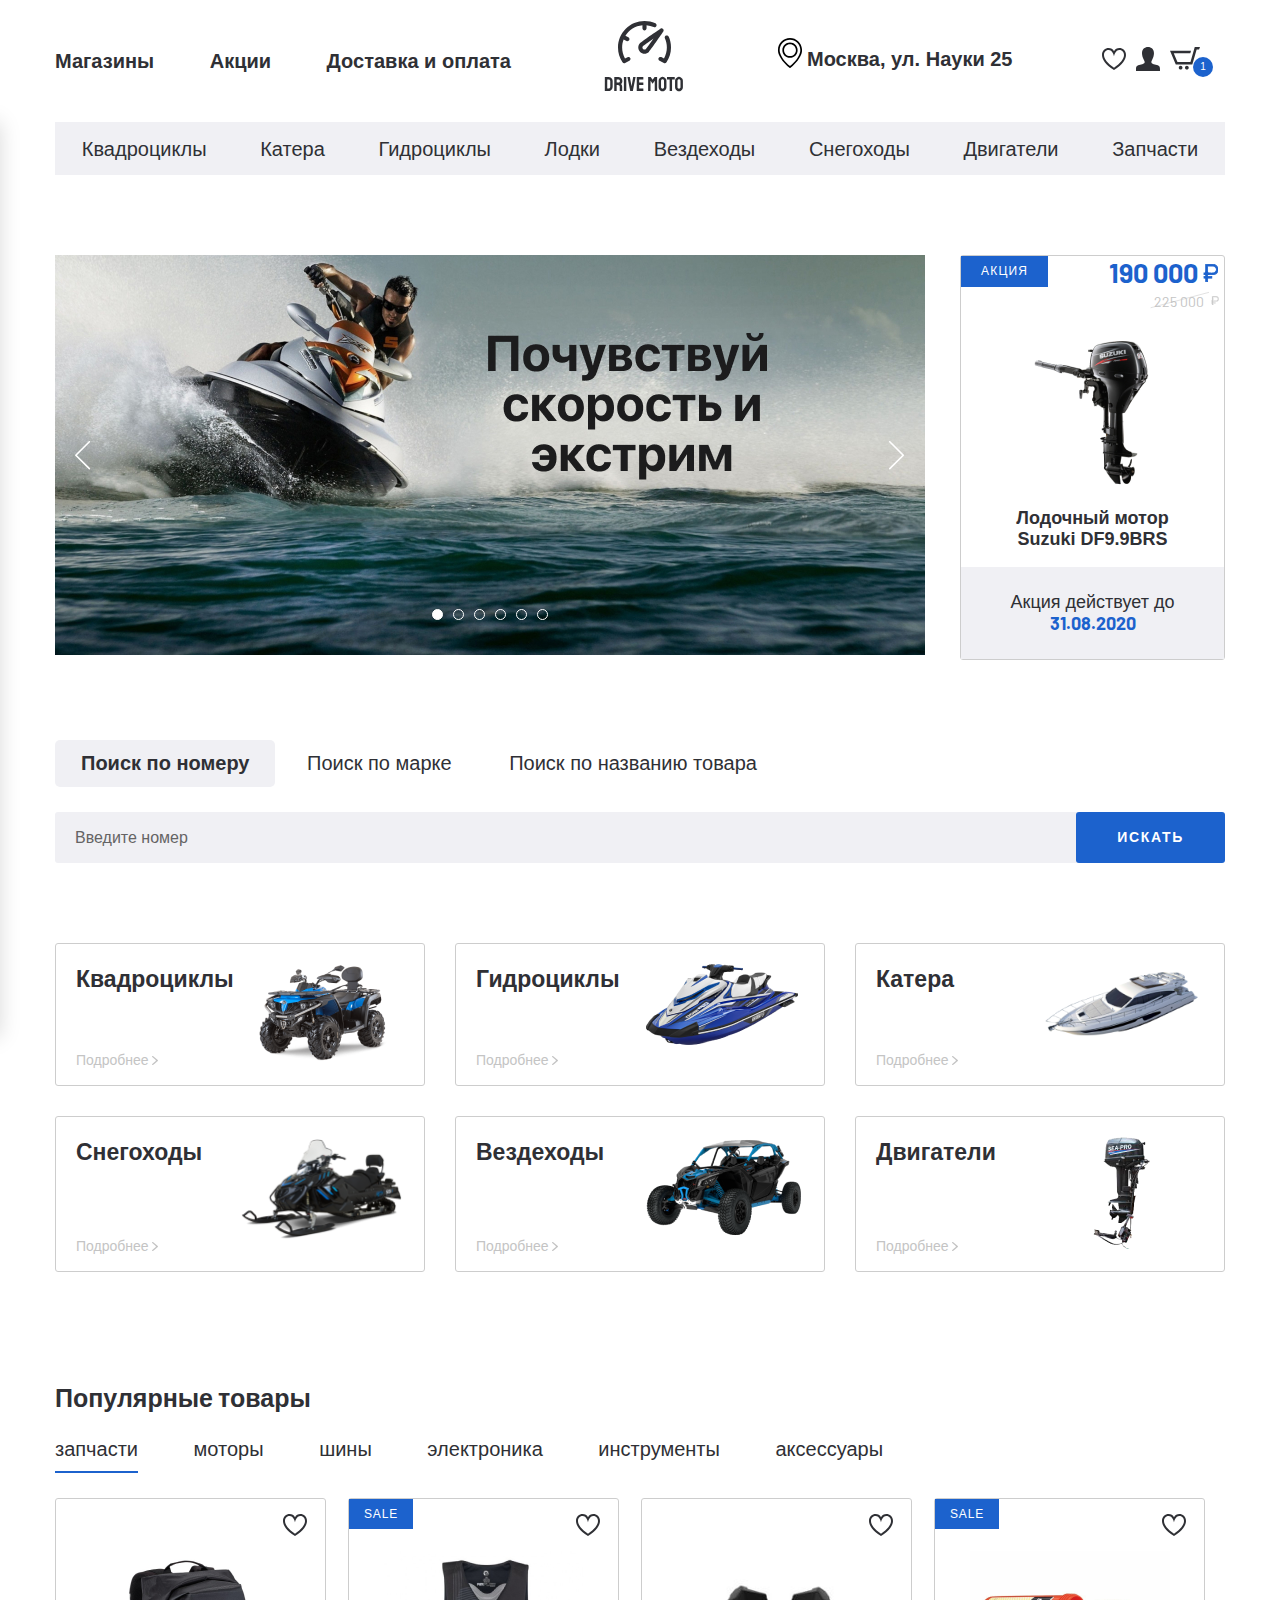
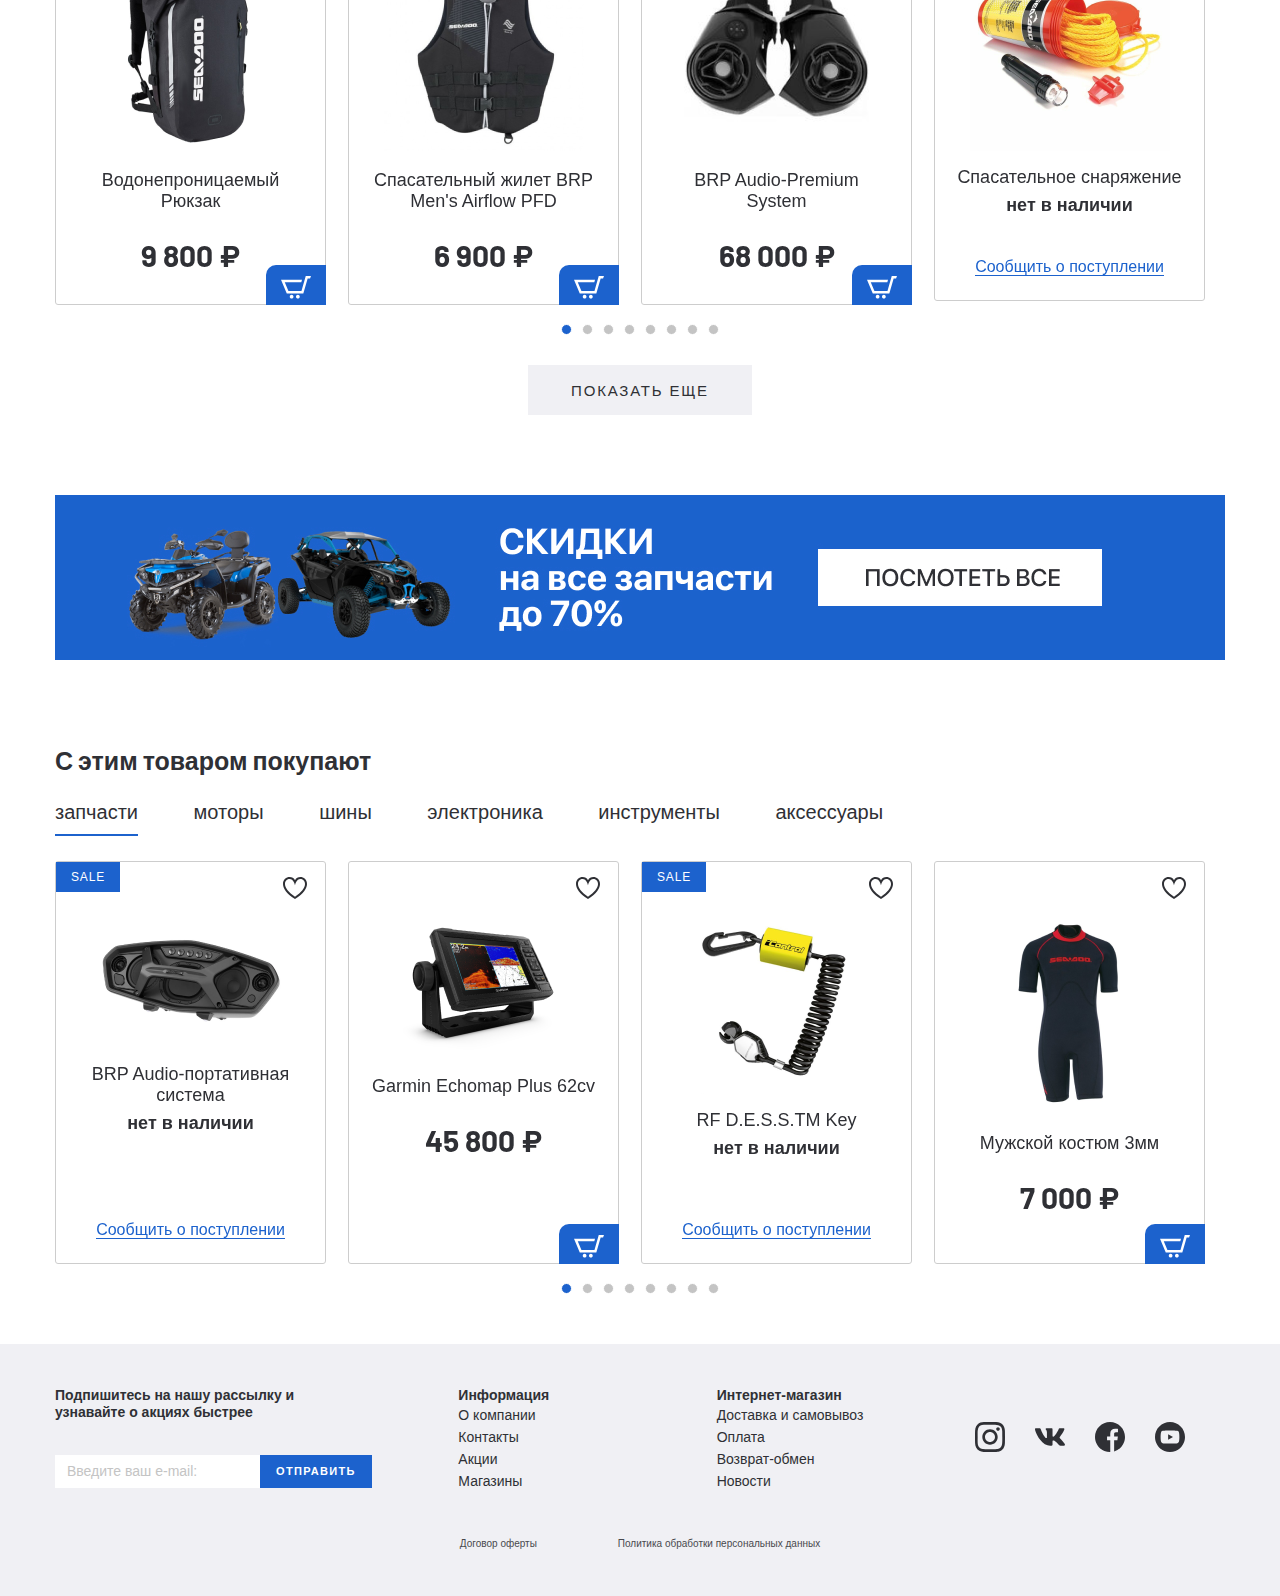
<file: index.html>
<!DOCTYPE html>
<html lang="ru">

<head>
  <meta charset="UTF-8">
  <meta name="viewport" content="width=device-width, initial-scale=1.0">
  <meta http-equiv="X-UA-Compatible" content="ie=edge">
  <title>Drive Moto</title>
  <link rel="apple-touch-icon" sizes="180x180" href="images/favicons/apple-touch-icon.png">
  <link rel="icon" type="image/png" sizes="32x32" href="images/favicons/favicon-32x32.png">
  <link rel="icon" type="image/png" sizes="16x16" href="images/favicons/favicon-16x16.png">
  <link rel="manifest" href="images/favicons/site.webmanifest">
  <link rel="mask-icon" href="images/favicons/safari-pinned-tab.svg" color="#5bbad5">
  <meta name="msapplication-TileColor" content="#da532c">
  <meta name="theme-color" content="#ffffff">
  <link href="https://fonts.googleapis.com/css2?family=Barlow:wght@400;700&display=swap" rel="stylesheet">
  <link rel="stylesheet" href="css/normalize.css">
  <link rel="stylesheet" href="css/slick.css">
  <link rel="stylesheet" href="css/ion.rangeSlider.min.css">
  <link rel="stylesheet" href="css/jquery.formstyler.css">
  <link rel="stylesheet" href="css/jquery.formstyler.theme.css">
  <link rel="stylesheet" href="css/fonts.css">
  <link rel="stylesheet" href="css/style.css">
  <link rel="stylesheet" href="css/media.css">
</head>

<body>

  <header class="header">
    <div class="header__top">
      <div class="container">
        <div class="header__top-inner">
          <nav class="menu">
            <button class="menu__btn">
              <div class="menu__btn-line"></div>
              <div class="menu__btn-line"></div>
              <div class="menu__btn-line"></div>
            </button>
            <ul class="menu__list">
              <li class="menu__item">
                <a class="menu__link" href="#">Магазины</a>
              </li>
              <li class="menu__item">
                <a class="menu__link" href="#">Акции</a>
              </li>
              <li class="menu__item">
                <a class="menu__link" href="#">Доставка и оплата</a>
              </li>
            </ul>
          </nav>
          <a class="logo" href="index.html">
            <img class="logo__img" src="images/logo.svg" alt="">
          </a>
          <div class="header__box">
            <p class="header__address">
              Москва, ул. Науки 25
            </p>
            <ul class="user-list">
              <li class="user-list__item">
                <a class="user-list__link" href="#">
                  <img src="images/heart-icon.svg" alt="">
                </a>
              </li>
              <li class="user-list__item">
                <a class="user-list__link" href="#">
                  <img src="images/user-icon.svg" alt="">
                </a>
              </li>
              <li class="user-list__item">
                <a class="user-list__link cart" href="#">
                  <img src="images/cart-icon.svg" alt="">
                  <p class="cart__num">1</p>
                </a>
              </li>
            </ul>
          </div>
        </div>
      </div>
    </div>
    <ul class="menu-mobile__list">
      <li class="menu-mobile__item">
        <a class="menu-mobile__link" href="#">
          <img class="menu-mobile__img" src="images/user-icon.svg" alt="">
          <p>Войти</p>
        </a>
      </li>
      <li class="menu-mobile__item">
        <a class="menu-mobile__link" href="#">
          <img class="menu-mobile__img" src="images/user-icon.svg" alt="">
          <p>Регистрация</p>
        </a>
      </li>
      <li class="menu-mobile__item">
        <a class="menu-mobile__link" href="#">
          <img class="menu-mobile__img" src="images/heart-icon.svg" alt="">
          <p>Избранное</p>
        </a>
      </li>
      <li class="menu-mobile__item">
        <a class="menu-mobile__link" href="#">
          <img class="menu-mobile__img" src="images/cart-icon.svg" alt="">
          <p>Корзина</p>
        </a>
      </li>
      <li class="menu-mobile__item">
        <a class="menu-mobile__link" href="#">
          <img class="menu-mobile__img" src="images/shop-icon.svg" alt="">
          <p>Магазины</p>
        </a>
      </li>
      <li class="menu-mobile__item">
        <a class="menu-mobile__link" href="#">
          <img class="menu-mobile__img" src="images/procent-icon.svg" alt="">
          <p>Акции</p>
        </a>
      </li>
      <li class="menu-mobile__item">
        <a class="menu-mobile__link" href="#">
          <img class="menu-mobile__img" src="images/box.svg" alt="">
          <p>Доставка и оплата</p>
        </a>
      </li>
      <li class="menu-mobile__item">
        <a class="menu-mobile__link" href="catalog.html">
          <p>Квадроциклы</p>
        </a>
      </li>
      <li class="menu-mobile__item">
        <a class="menu-mobile__link" href="catalog.html">
          <p>Катера</p>
        </a>
      </li>
      <li class="menu-mobile__item">
        <a class="menu-mobile__link" href="catalog.html">
          <p>Гидроциклы</p>
        </a>
      </li>
      <li class="menu-mobile__item">
        <a class="menu-mobile__link" href="catalog.html">
          <p>Лодки</p>
        </a>
      </li>
      <li class="menu-mobile__item">
        <a class="menu-mobile__link" href="catalog.html">
          <p>Вездеходы</p>
        </a>
      </li>
      <li class="menu-mobile__item">
        <a class="menu-mobile__link" href="catalog.html">
          <p>Снегоходы</p>
        </a>
      </li>
      <li class="menu-mobile__item">
        <a class="menu-mobile__link" href="catalog.html">
          <p>Двигатели</p>
        </a>
      </li>
      <li class="menu-mobile__item">
        <a class="menu-mobile__link" href="catalog.html">
          <p>Запчасти</p>
        </a>
      </li>
    </ul>
    <div class="menu__mobile-linewrapper">
      <ul class="menu__mobile-line">
        <li class="menu__item">
          <a class="menu__link" href="#">Магазины</a>
        </li>
        <li class="menu__item">
          <a class="menu__link" href="#">Акции</a>
        </li>
        <li class="menu__item">
          <a class="menu__link" href="#">Доставка и оплата</a>
        </li>
      </ul>
    </div>
    <div class="header__bottom">
      <div class="container">
        <ul class="menu-categories">
          <li class="menu-categories__item">
            <a class="menu-categories__link" href="catalog.html">Квадроциклы</a>
          </li>
          <li class="menu-categories__item">
            <a class="menu-categories__link" href="catalog.html">Катера</a>
          </li>
          <li class="menu-categories__item">
            <a class="menu-categories__link" href="catalog.html">Гидроциклы</a>
          </li>
          <li class="menu-categories__item">
            <a class="menu-categories__link" href="catalog.html">Лодки</a>
          </li>
          <li class="menu-categories__item">
            <a class="menu-categories__link" href="catalog.html">Вездеходы</a>
          </li>
          <li class="menu-categories__item">
            <a class="menu-categories__link" href="catalog.html">Снегоходы</a>
          </li>
          <li class="menu-categories__item">
            <a class="menu-categories__link" href="catalog.html">Двигатели</a>
          </li>
          <li class="menu-categories__item">
            <a class="menu-categories__link" href="catalog.html">Запчасти</a>
          </li>
        </ul>
      </div>
    </div>
  </header>

  <section class="banner-section page-section">
    <div class="container">
      <div class="banner-section__inner">
        <div class="banner-section__slider">
          <a class="banner-section__slider-item" href="#">
            <img class="banner-section__slider-img" src="images/banner-slider.jpg" alt="">
          </a>
          <a class="banner-section__slider-item" href="#">
            <img class="banner-section__slider-img" src="images/banner-slider.jpg" alt="">
          </a>
          <a class="banner-section__slider-item" href="#">
            <img class="banner-section__slider-img" src="images/banner-slider.jpg" alt="">
          </a>
          <a class="banner-section__slider-item" href="#">
            <img class="banner-section__slider-img" src="images/banner-slider.jpg" alt="">
          </a>
          <a class="banner-section__slider-item" href="#">
            <img class="banner-section__slider-img" src="images/banner-slider.jpg" alt="">
          </a>
          <a class="banner-section__slider-item" href="#">
            <img class="banner-section__slider-img" src="images/banner-slider.jpg" alt="">
          </a>
        </div>
        <a class="banner-section__item sale-item" href="#">
          <div class="sale-item__top">
            <p class="sale-item__info">Акция</p>
            <div class="sale-item__price">
              <div class="price sale-item__price-new">190 000</div>
              <div class="price sale-item__price-old">225 000</div>
            </div>
          </div>
          <img class="sale-item__img" src="images/content/sale-1.png" alt="">
          <h5 class="sale-item__title">Лодочный мотор Suzuki DF9.9BRS</h5>
          <p class="sale-item__footer">
            Акция действует до
            <span>31.08.2020</span>
          </p>
        </a>
      </div>
    </div>
  </section>

  <div class="search page-section">
    <div class="container">
      <div class="search__inner">
        <div class="search__tabs tabs-wrapper">
          <div class="mobile-overflow">
            <a class="tab search__tabs-item tab--active" href="#tab-1">Поиск по номеру</a>
            <a class="tab search__tabs-item" href="#tab-2">Поиск по марке</a>
            <a class="tab search__tabs-item" href="#tab-3">Поиск по названию товара</a>
          </div>
        </div>
        <div class="search__content">
          <div class="tabs-content search__content-item tabs-content--active" id="tab-1">
            <form class="search__content-form">
              <input class="search__content-input" type="text" placeholder="Введите номер">
              <button class="search__content-btn" type="submit">Искать</button>
            </form>
          </div>
          <div class="tabs-content search__content-item" id="tab-2">
            <form class="search__content-form">
              <input class="search__content-input" type="text" placeholder="Введите марку">
              <button class="search__content-btn" type="submit">Искать</button>
            </form>
          </div>
          <div class="tabs-content search__content-item" id="tab-3">
            <form class="search__content-form">
              <input class="search__content-input" type="text" placeholder="Введите название товара">
              <button class="search__content-btn" type="submit">Искать</button>
            </form>
          </div>
        </div>
      </div>
    </div>
  </div>

  <section class="categories page-section">
    <div class="container">
      <div class="categoreies__inner">
        <a class="categories__item" href="catalog.html">
          <div class="categories__item-info">
            <h4 class="categories__item-title">Квадроциклы</h4>
            <p class="categories__item-text">Подробнее</p>
          </div>
          <div class="categories__item-img">
            <img src="images/categories-1.png" alt="">
          </div>
        </a>
        <a class="categories__item" href="catalog.html">
          <div class="categories__item-info">
            <h4 class="categories__item-title">Гидроциклы</h4>
            <p class="categories__item-text">Подробнее</p>
          </div>
          <div class="categories__item-img">
            <img src="images/categories-2.png" alt="">
          </div>
        </a>
        <a class="categories__item" href="catalog.html">
          <div class="categories__item-info">
            <h4 class="categories__item-title">Катера</h4>
            <p class="categories__item-text">Подробнее</p>
          </div>
          <div class="categories__item-img">
            <img src="images/categories-3.png" alt="">
          </div>
        </a>
        <a class="categories__item" href="catalog.html">
          <div class="categories__item-info">
            <h4 class="categories__item-title">Снегоходы</h4>
            <p class="categories__item-text">Подробнее</p>
          </div>
          <div class="categories__item-img">
            <img src="images/categories-4.png" alt="">
          </div>
        </a>
        <a class="categories__item" href="catalog.html">
          <div class="categories__item-info">
            <h4 class="categories__item-title">Вездеходы</h4>
            <p class="categories__item-text">Подробнее</p>
          </div>
          <div class="categories__item-img">
            <img src="images/categories-5.png" alt="">
          </div>
        </a>
        <a class="categories__item" href="catalog.html">
          <div class="categories__item-info">
            <h4 class="categories__item-title">Двигатели</h4>
            <p class="categories__item-text">Подробнее</p>
          </div>
          <div class="categories__item-img">
            <img src="images/categories-6.png" alt="">
          </div>
        </a>
      </div>
    </div>
  </section>

  <section class="products page-section">
    <div class="container">
      <div class="products__inner">
        <h3 class="product__title">Популярные товары</h3>
        <div class="tabs-wrapper">
          <div class="tabs products__tabs mobile-overflow">
            <a class="tab products__tab tab--active" href="#product-tab-1">запчасти</a>
            <a class="tab products__tab" href="#product-tab-2">моторы</a>
            <a class="tab products__tab" href="#product-tab-3">шины</a>
            <a class="tab products__tab" href="#product-tab-4">электроника</a>
            <a class="tab products__tab" href="#product-tab-5">инструменты</a>
            <a class="tab products__tab" href="#product-tab-6">аксессуары</a>
          </div>
        </div>
        <div class="tabs-container products__container">
          <div class="tabs-content products__content tabs-content--active" id="product-tab-1">
            <div class="product-slider">
              <div class="product-slider__item">
                <div class="product-item__wrapper">
                  <button class="product-item__favorite"></button>
                  <button class="product-item__basket">
                    <img src="images/cart-icon__white.svg" alt="">
                  </button>
                  <a class="product-item__notify-link" href="#">
                    <span>Сообщить о поступлении</span></a>
                  <a class="product-item" href="#">
                    <p class="product-item__hover-text">посмотреть товар</p>
                    <img class="product-item__img" src="images/content/product-1.png" alt="">
                    <h4 class="product-item__title">Водонепроницаемый Рюкзак</h4>
                    <p class="price product-item__price">9 800 ₽</p>
                    <p class="product-item__notify-text">
                      нет в наличии
                    </p>
                  </a>
                </div>
              </div>
              <div class="product-slider__item">
                <div class="product-item__wrapper">
                  <button class="product-item__favorite"></button>
                  <button class="product-item__basket">
                    <img src="images/cart-icon__white.svg" alt="">
                  </button>
                  <a class="product-item__notify-link" href="#">
                    <span>Сообщить о поступлении</span></a>
                  <a class="product-item product-item--sale" href="#">
                    <p class="product-item__hover-text">посмотреть товар</p>
                    <img class="product-item__img" src="images/content/product-2.png" alt="">
                    <h4 class="product-item__title">Спасательный жилет BRP Men's Airflow PFD</h4>
                    <p class="price product-item__price">6 900 ₽</p>
                    <p class="product-item__notify-text">
                      нет в наличии
                    </p>
                  </a>
                </div>
              </div>
              <div class="product-slider__item">
                <div class="product-item__wrapper">
                  <button class="product-item__favorite"></button>
                  <button class="product-item__basket">
                    <img src="images/cart-icon__white.svg" alt="">
                  </button>
                  <a class="product-item__notify-link" href="#">
                    <span>Сообщить о поступлении</span></a>
                  <a class="product-item" href="#">
                    <p class="product-item__hover-text">посмотреть товар</p>
                    <img class="product-item__img" src="images/content/product-3.png" alt="">
                    <h4 class="product-item__title">BRP Audio-Premium System</h4>
                    <p class="price product-item__price">68 000 ₽</p>
                    <p class="product-item__notify-text">
                      нет в наличии
                    </p>
                  </a>
                </div>
              </div>
              <div class="product-slider__item">
                <div class="product-item__wrapper product-item__not-avaible">
                  <button class="product-item__favorite"></button>
                  <button class="product-item__basket">
                    <img src="images/cart-icon__white.svg" alt="">
                  </button>
                  <a class="product-item__notify-link" href="#">
                    <span>Сообщить о поступлении</span></a>
                  <a class="product-item product-item--sale" href="#">
                    <p class="product-item__hover-text">посмотреть товар</p>
                    <img class="product-item__img" src="images/content/product-4.png" alt="">
                    <h4 class="product-item__title">Спасательное снаряжение</h4>
                    <p class="price product-item__price">9 800 ₽</p>
                    <p class="product-item__notify-text">
                      нет в наличии
                    </p>
                  </a>
                </div>
              </div>
              <div class="product-slider__item">
                <div class="product-item__wrapper">
                  <button class="product-item__favorite"></button>
                  <button class="product-item__basket">
                    <img src="images/cart-icon__white.svg" alt="">
                  </button>
                  <a class="product-item__notify-link" href="#">
                    <span>Сообщить о поступлении</span></a>
                  <a class="product-item" href="#">
                    <p class="product-item__hover-text">посмотреть товар</p>
                    <img class="product-item__img" src="images/content/product-1.png" alt="">
                    <h4 class="product-item__title">Водонепроницаемый Рюкзак</h4>
                    <p class="price product-item__price">9 800 ₽</p>
                    <p class="product-item__notify-text">
                      нет в наличии
                    </p>
                  </a>
                </div>
              </div>
              <div class="product-slider__item">
                <div class="product-item__wrapper">
                  <button class="product-item__favorite"></button>
                  <button class="product-item__basket">
                    <img src="images/cart-icon__white.svg" alt="">
                  </button>
                  <a class="product-item__notify-link" href="#">
                    <span>Сообщить о поступлении</span></a>
                  <a class="product-item product-item--sale" href="#">
                    <p class="product-item__hover-text">посмотреть товар</p>
                    <img class="product-item__img" src="images/content/product-2.png" alt="">
                    <h4 class="product-item__title">Спасательный жилет BRP Men's Airflow PFD</h4>
                    <p class="price product-item__price">6 900 ₽</p>
                    <p class="product-item__notify-text">
                      нет в наличии
                    </p>
                  </a>
                </div>
              </div>
              <div class="product-slider__item">
                <div class="product-item__wrapper">
                  <button class="product-item__favorite"></button>
                  <button class="product-item__basket">
                    <img src="images/cart-icon__white.svg" alt="">
                  </button>
                  <a class="product-item__notify-link" href="#">
                    <span>Сообщить о поступлении</span></a>
                  <a class="product-item" href="#">
                    <p class="product-item__hover-text">посмотреть товар</p>
                    <img class="product-item__img" src="images/content/product-3.png" alt="">
                    <h4 class="product-item__title">BRP Audio-Premium System</h4>
                    <p class="price product-item__price">68 000 ₽</p>
                    <p class="product-item__notify-text">
                      нет в наличии
                    </p>
                  </a>
                </div>
              </div>
              <div class="product-slider__item">
                <div class="product-item__wrapper product-item__not-avaible">
                  <button class="product-item__favorite"></button>
                  <button class="product-item__basket">
                    <img src="images/cart-icon__white.svg" alt="">
                  </button>
                  <a class="product-item__notify-link" href="#">
                    <span>Сообщить о поступлении</span></a>
                  <a class="product-item product-item--sale" href="#">
                    <p class="product-item__hover-text">посмотреть товар</p>
                    <img class="product-item__img" src="images/content/product-4.png" alt="">
                    <h4 class="product-item__title">Спасательное снаряжение</h4>
                    <p class="price product-item__price">9 800 ₽</p>
                    <p class="product-item__notify-text">
                      нет в наличии
                    </p>
                  </a>
                </div>
              </div>
            </div>
          </div>
          <div class="tabs-content products__content" id="product-tab-2">
            <div class="product-slider">
              <div class="product-slider__item">
                <div class="product-item__wrapper">
                  <button class="product-item__favorite"></button>
                  <button class="product-item__basket">
                    <img src="images/cart-icon__white.svg" alt="">
                  </button>
                  <a class="product-item__notify-link" href="#">
                    <span>Сообщить о поступлении</span></a>
                  <a class="product-item" href="#">
                    <p class="product-item__hover-text">посмотреть товар</p>
                    <img class="product-item__img" src="images/content/product-1.png" alt="">
                    <h4 class="product-item__title">Водонепроницаемый Рюкзак</h4>
                    <p class="price product-item__price">9 800 ₽</p>
                    <p class="product-item__notify-text">
                      нет в наличии
                    </p>
                  </a>
                </div>
              </div>
              <div class="product-slider__item">
                <div class="product-item__wrapper">
                  <button class="product-item__favorite"></button>
                  <button class="product-item__basket">
                    <img src="images/cart-icon__white.svg" alt="">
                  </button>
                  <a class="product-item__notify-link" href="#">
                    <span>Сообщить о поступлении</span></a>
                  <a class="product-item product-item--sale" href="#">
                    <p class="product-item__hover-text">посмотреть товар</p>
                    <img class="product-item__img" src="images/content/product-2.png" alt="">
                    <h4 class="product-item__title">Спасательный жилет BRP Men's Airflow PFD</h4>
                    <p class="price product-item__price">6 900 ₽</p>
                    <p class="product-item__notify-text">
                      нет в наличии
                    </p>
                  </a>
                </div>
              </div>
              <div class="product-slider__item">
                <div class="product-item__wrapper">
                  <button class="product-item__favorite"></button>
                  <button class="product-item__basket">
                    <img src="images/cart-icon__white.svg" alt="">
                  </button>
                  <a class="product-item__notify-link" href="#">
                    <span>Сообщить о поступлении</span></a>
                  <a class="product-item" href="#">
                    <p class="product-item__hover-text">посмотреть товар</p>
                    <img class="product-item__img" src="images/content/product-3.png" alt="">
                    <h4 class="product-item__title">BRP Audio-Premium System</h4>
                    <p class="price product-item__price">68 000 ₽</p>
                    <p class="product-item__notify-text">
                      нет в наличии
                    </p>
                  </a>
                </div>
              </div>
              <div class="product-slider__item">
                <div class="product-item__wrapper product-item__not-avaible">
                  <button class="product-item__favorite"></button>
                  <button class="product-item__basket">
                    <img src="images/cart-icon__white.svg" alt="">
                  </button>
                  <a class="product-item__notify-link" href="#">
                    <span>Сообщить о поступлении</span></a>
                  <a class="product-item product-item--sale" href="#">
                    <p class="product-item__hover-text">посмотреть товар</p>
                    <img class="product-item__img" src="images/content/product-4.png" alt="">
                    <h4 class="product-item__title">Спасательное снаряжение</h4>
                    <p class="price product-item__price">9 800 ₽</p>
                    <p class="product-item__notify-text">
                      нет в наличии
                    </p>
                  </a>
                </div>
              </div>
              <div class="product-slider__item">
                <div class="product-item__wrapper">
                  <button class="product-item__favorite"></button>
                  <button class="product-item__basket">
                    <img src="images/cart-icon__white.svg" alt="">
                  </button>
                  <a class="product-item__notify-link" href="#">
                    <span>Сообщить о поступлении</span></a>
                  <a class="product-item" href="#">
                    <p class="product-item__hover-text">посмотреть товар</p>
                    <img class="product-item__img" src="images/content/product-1.png" alt="">
                    <h4 class="product-item__title">Водонепроницаемый Рюкзак</h4>
                    <p class="price product-item__price">9 800 ₽</p>
                    <p class="product-item__notify-text">
                      нет в наличии
                    </p>
                  </a>
                </div>
              </div>
              <div class="product-slider__item">
                <div class="product-item__wrapper">
                  <button class="product-item__favorite"></button>
                  <button class="product-item__basket">
                    <img src="images/cart-icon__white.svg" alt="">
                  </button>
                  <a class="product-item__notify-link" href="#">
                    <span>Сообщить о поступлении</span></a>
                  <a class="product-item product-item--sale" href="#">
                    <p class="product-item__hover-text">посмотреть товар</p>
                    <img class="product-item__img" src="images/content/product-2.png" alt="">
                    <h4 class="product-item__title">Спасательный жилет BRP Men's Airflow PFD</h4>
                    <p class="price product-item__price">6 900 ₽</p>
                    <p class="product-item__notify-text">
                      нет в наличии
                    </p>
                  </a>
                </div>
              </div>
              <div class="product-slider__item">
                <div class="product-item__wrapper">
                  <button class="product-item__favorite"></button>
                  <button class="product-item__basket">
                    <img src="images/cart-icon__white.svg" alt="">
                  </button>
                  <a class="product-item__notify-link" href="#">
                    <span>Сообщить о поступлении</span></a>
                  <a class="product-item" href="#">
                    <p class="product-item__hover-text">посмотреть товар</p>
                    <img class="product-item__img" src="images/content/product-3.png" alt="">
                    <h4 class="product-item__title">BRP Audio-Premium System</h4>
                    <p class="price product-item__price">68 000 ₽</p>
                    <p class="product-item__notify-text">
                      нет в наличии
                    </p>
                  </a>
                </div>
              </div>
              <div class="product-slider__item">
                <div class="product-item__wrapper product-item__not-avaible">
                  <button class="product-item__favorite"></button>
                  <button class="product-item__basket">
                    <img src="images/cart-icon__white.svg" alt="">
                  </button>
                  <a class="product-item__notify-link" href="#">
                    <span>Сообщить о поступлении</span></a>
                  <a class="product-item product-item--sale" href="#">
                    <p class="product-item__hover-text">посмотреть товар</p>
                    <img class="product-item__img" src="images/content/product-4.png" alt="">
                    <h4 class="product-item__title">Спасательное снаряжение</h4>
                    <p class="price product-item__price">9 800 ₽</p>
                    <p class="product-item__notify-text">
                      нет в наличии
                    </p>
                  </a>
                </div>
              </div>
            </div>
          </div>
          <div class="tabs-content products__content" id="product-tab-3">
            <div class="product-slider">
              <div class="product-slider__item">
                <div class="product-item__wrapper">
                  <button class="product-item__favorite"></button>
                  <button class="product-item__basket">
                    <img src="images/cart-icon__white.svg" alt="">
                  </button>
                  <a class="product-item__notify-link" href="#">
                    <span>Сообщить о поступлении</span></a>
                  <a class="product-item" href="#">
                    <p class="product-item__hover-text">посмотреть товар</p>
                    <img class="product-item__img" src="images/content/product-1.png" alt="">
                    <h4 class="product-item__title">Водонепроницаемый Рюкзак</h4>
                    <p class="price product-item__price">9 800 ₽</p>
                    <p class="product-item__notify-text">
                      нет в наличии
                    </p>
                  </a>
                </div>
              </div>
              <div class="product-slider__item">
                <div class="product-item__wrapper">
                  <button class="product-item__favorite"></button>
                  <button class="product-item__basket">
                    <img src="images/cart-icon__white.svg" alt="">
                  </button>
                  <a class="product-item__notify-link" href="#">
                    <span>Сообщить о поступлении</span></a>
                  <a class="product-item product-item--sale" href="#">
                    <p class="product-item__hover-text">посмотреть товар</p>
                    <img class="product-item__img" src="images/content/product-2.png" alt="">
                    <h4 class="product-item__title">Спасательный жилет BRP Men's Airflow PFD</h4>
                    <p class="price product-item__price">6 900 ₽</p>
                    <p class="product-item__notify-text">
                      нет в наличии
                    </p>
                  </a>
                </div>
              </div>
              <div class="product-slider__item">
                <div class="product-item__wrapper">
                  <button class="product-item__favorite"></button>
                  <button class="product-item__basket">
                    <img src="images/cart-icon__white.svg" alt="">
                  </button>
                  <a class="product-item__notify-link" href="#">
                    <span>Сообщить о поступлении</span></a>
                  <a class="product-item" href="#">
                    <p class="product-item__hover-text">посмотреть товар</p>
                    <img class="product-item__img" src="images/content/product-3.png" alt="">
                    <h4 class="product-item__title">BRP Audio-Premium System</h4>
                    <p class="price product-item__price">68 000 ₽</p>
                    <p class="product-item__notify-text">
                      нет в наличии
                    </p>
                  </a>
                </div>
              </div>
              <div class="product-slider__item">
                <div class="product-item__wrapper product-item__not-avaible">
                  <button class="product-item__favorite"></button>
                  <button class="product-item__basket">
                    <img src="images/cart-icon__white.svg" alt="">
                  </button>
                  <a class="product-item__notify-link" href="#">
                    <span>Сообщить о поступлении</span></a>
                  <a class="product-item product-item--sale" href="#">
                    <p class="product-item__hover-text">посмотреть товар</p>
                    <img class="product-item__img" src="images/content/product-4.png" alt="">
                    <h4 class="product-item__title">Спасательное снаряжение</h4>
                    <p class="price product-item__price">9 800 ₽</p>
                    <p class="product-item__notify-text">
                      нет в наличии
                    </p>
                  </a>
                </div>
              </div>
              <div class="product-slider__item">
                <div class="product-item__wrapper">
                  <button class="product-item__favorite"></button>
                  <button class="product-item__basket">
                    <img src="images/cart-icon__white.svg" alt="">
                  </button>
                  <a class="product-item__notify-link" href="#">
                    <span>Сообщить о поступлении</span></a>
                  <a class="product-item" href="#">
                    <p class="product-item__hover-text">посмотреть товар</p>
                    <img class="product-item__img" src="images/content/product-1.png" alt="">
                    <h4 class="product-item__title">Водонепроницаемый Рюкзак</h4>
                    <p class="price product-item__price">9 800 ₽</p>
                    <p class="product-item__notify-text">
                      нет в наличии
                    </p>
                  </a>
                </div>
              </div>
              <div class="product-slider__item">
                <div class="product-item__wrapper">
                  <button class="product-item__favorite"></button>
                  <button class="product-item__basket">
                    <img src="images/cart-icon__white.svg" alt="">
                  </button>
                  <a class="product-item__notify-link" href="#">
                    <span>Сообщить о поступлении</span></a>
                  <a class="product-item product-item--sale" href="#">
                    <p class="product-item__hover-text">посмотреть товар</p>
                    <img class="product-item__img" src="images/content/product-2.png" alt="">
                    <h4 class="product-item__title">Спасательный жилет BRP Men's Airflow PFD</h4>
                    <p class="price product-item__price">6 900 ₽</p>
                    <p class="product-item__notify-text">
                      нет в наличии
                    </p>
                  </a>
                </div>
              </div>
              <div class="product-slider__item">
                <div class="product-item__wrapper">
                  <button class="product-item__favorite"></button>
                  <button class="product-item__basket">
                    <img src="images/cart-icon__white.svg" alt="">
                  </button>
                  <a class="product-item__notify-link" href="#">
                    <span>Сообщить о поступлении</span></a>
                  <a class="product-item" href="#">
                    <p class="product-item__hover-text">посмотреть товар</p>
                    <img class="product-item__img" src="images/content/product-3.png" alt="">
                    <h4 class="product-item__title">BRP Audio-Premium System</h4>
                    <p class="price product-item__price">68 000 ₽</p>
                    <p class="product-item__notify-text">
                      нет в наличии
                    </p>
                  </a>
                </div>
              </div>
              <div class="product-slider__item">
                <div class="product-item__wrapper product-item__not-avaible">
                  <button class="product-item__favorite"></button>
                  <button class="product-item__basket">
                    <img src="images/cart-icon__white.svg" alt="">
                  </button>
                  <a class="product-item__notify-link" href="#">
                    <span>Сообщить о поступлении</span></a>
                  <a class="product-item product-item--sale" href="#">
                    <p class="product-item__hover-text">посмотреть товар</p>
                    <img class="product-item__img" src="images/content/product-4.png" alt="">
                    <h4 class="product-item__title">Спасательное снаряжение</h4>
                    <p class="price product-item__price">9 800 ₽</p>
                    <p class="product-item__notify-text">
                      нет в наличии
                    </p>
                  </a>
                </div>
              </div>
            </div>
          </div>
          <div class="tabs-content products__content" id="product-tab-4">
            <div class="product-slider">
              <div class="product-slider__item">
                <div class="product-item__wrapper">
                  <button class="product-item__favorite"></button>
                  <button class="product-item__basket">
                    <img src="images/cart-icon__white.svg" alt="">
                  </button>
                  <a class="product-item__notify-link" href="#">
                    <span>Сообщить о поступлении</span></a>
                  <a class="product-item" href="#">
                    <p class="product-item__hover-text">посмотреть товар</p>
                    <img class="product-item__img" src="images/content/product-1.png" alt="">
                    <h4 class="product-item__title">Водонепроницаемый Рюкзак</h4>
                    <p class="price product-item__price">9 800 ₽</p>
                    <p class="product-item__notify-text">
                      нет в наличии
                    </p>
                  </a>
                </div>
              </div>
              <div class="product-slider__item">
                <div class="product-item__wrapper">
                  <button class="product-item__favorite"></button>
                  <button class="product-item__basket">
                    <img src="images/cart-icon__white.svg" alt="">
                  </button>
                  <a class="product-item__notify-link" href="#">
                    <span>Сообщить о поступлении</span></a>
                  <a class="product-item product-item--sale" href="#">
                    <p class="product-item__hover-text">посмотреть товар</p>
                    <img class="product-item__img" src="images/content/product-2.png" alt="">
                    <h4 class="product-item__title">Спасательный жилет BRP Men's Airflow PFD</h4>
                    <p class="price product-item__price">6 900 ₽</p>
                    <p class="product-item__notify-text">
                      нет в наличии
                    </p>
                  </a>
                </div>
              </div>
              <div class="product-slider__item">
                <div class="product-item__wrapper">
                  <button class="product-item__favorite"></button>
                  <button class="product-item__basket">
                    <img src="images/cart-icon__white.svg" alt="">
                  </button>
                  <a class="product-item__notify-link" href="#">
                    <span>Сообщить о поступлении</span></a>
                  <a class="product-item" href="#">
                    <p class="product-item__hover-text">посмотреть товар</p>
                    <img class="product-item__img" src="images/content/product-3.png" alt="">
                    <h4 class="product-item__title">BRP Audio-Premium System</h4>
                    <p class="price product-item__price">68 000 ₽</p>
                    <p class="product-item__notify-text">
                      нет в наличии
                    </p>
                  </a>
                </div>
              </div>
              <div class="product-slider__item">
                <div class="product-item__wrapper product-item__not-avaible">
                  <button class="product-item__favorite"></button>
                  <button class="product-item__basket">
                    <img src="images/cart-icon__white.svg" alt="">
                  </button>
                  <a class="product-item__notify-link" href="#">
                    <span>Сообщить о поступлении</span></a>
                  <a class="product-item product-item--sale" href="#">
                    <p class="product-item__hover-text">посмотреть товар</p>
                    <img class="product-item__img" src="images/content/product-4.png" alt="">
                    <h4 class="product-item__title">Спасательное снаряжение</h4>
                    <p class="price product-item__price">9 800 ₽</p>
                    <p class="product-item__notify-text">
                      нет в наличии
                    </p>
                  </a>
                </div>
              </div>
              <div class="product-slider__item">
                <div class="product-item__wrapper">
                  <button class="product-item__favorite"></button>
                  <button class="product-item__basket">
                    <img src="images/cart-icon__white.svg" alt="">
                  </button>
                  <a class="product-item__notify-link" href="#">
                    <span>Сообщить о поступлении</span></a>
                  <a class="product-item" href="#">
                    <p class="product-item__hover-text">посмотреть товар</p>
                    <img class="product-item__img" src="images/content/product-1.png" alt="">
                    <h4 class="product-item__title">Водонепроницаемый Рюкзак</h4>
                    <p class="price product-item__price">9 800 ₽</p>
                    <p class="product-item__notify-text">
                      нет в наличии
                    </p>
                  </a>
                </div>
              </div>
              <div class="product-slider__item">
                <div class="product-item__wrapper">
                  <button class="product-item__favorite"></button>
                  <button class="product-item__basket">
                    <img src="images/cart-icon__white.svg" alt="">
                  </button>
                  <a class="product-item__notify-link" href="#">
                    <span>Сообщить о поступлении</span></a>
                  <a class="product-item product-item--sale" href="#">
                    <p class="product-item__hover-text">посмотреть товар</p>
                    <img class="product-item__img" src="images/content/product-2.png" alt="">
                    <h4 class="product-item__title">Спасательный жилет BRP Men's Airflow PFD</h4>
                    <p class="price product-item__price">6 900 ₽</p>
                    <p class="product-item__notify-text">
                      нет в наличии
                    </p>
                  </a>
                </div>
              </div>
              <div class="product-slider__item">
                <div class="product-item__wrapper">
                  <button class="product-item__favorite"></button>
                  <button class="product-item__basket">
                    <img src="images/cart-icon__white.svg" alt="">
                  </button>
                  <a class="product-item__notify-link" href="#">
                    <span>Сообщить о поступлении</span></a>
                  <a class="product-item" href="#">
                    <p class="product-item__hover-text">посмотреть товар</p>
                    <img class="product-item__img" src="images/content/product-3.png" alt="">
                    <h4 class="product-item__title">BRP Audio-Premium System</h4>
                    <p class="price product-item__price">68 000 ₽</p>
                    <p class="product-item__notify-text">
                      нет в наличии
                    </p>
                  </a>
                </div>
              </div>
              <div class="product-slider__item">
                <div class="product-item__wrapper product-item__not-avaible">
                  <button class="product-item__favorite"></button>
                  <button class="product-item__basket">
                    <img src="images/cart-icon__white.svg" alt="">
                  </button>
                  <a class="product-item__notify-link" href="#">
                    <span>Сообщить о поступлении</span></a>
                  <a class="product-item product-item--sale" href="#">
                    <p class="product-item__hover-text">посмотреть товар</p>
                    <img class="product-item__img" src="images/content/product-4.png" alt="">
                    <h4 class="product-item__title">Спасательное снаряжение</h4>
                    <p class="price product-item__price">9 800 ₽</p>
                    <p class="product-item__notify-text">
                      нет в наличии
                    </p>
                  </a>
                </div>
              </div>
            </div>
          </div>
          <div class="tabs-content products__content" id="product-tab-5">
            <div class="product-slider">
              <div class="product-slider__item">
                <div class="product-item__wrapper">
                  <button class="product-item__favorite"></button>
                  <button class="product-item__basket">
                    <img src="images/cart-icon__white.svg" alt="">
                  </button>
                  <a class="product-item__notify-link" href="#">
                    <span>Сообщить о поступлении</span></a>
                  <a class="product-item" href="#">
                    <p class="product-item__hover-text">посмотреть товар</p>
                    <img class="product-item__img" src="images/content/product-1.png" alt="">
                    <h4 class="product-item__title">Водонепроницаемый Рюкзак</h4>
                    <p class="price product-item__price">9 800 ₽</p>
                    <p class="product-item__notify-text">
                      нет в наличии
                    </p>
                  </a>
                </div>
              </div>
              <div class="product-slider__item">
                <div class="product-item__wrapper">
                  <button class="product-item__favorite"></button>
                  <button class="product-item__basket">
                    <img src="images/cart-icon__white.svg" alt="">
                  </button>
                  <a class="product-item__notify-link" href="#">
                    <span>Сообщить о поступлении</span></a>
                  <a class="product-item product-item--sale" href="#">
                    <p class="product-item__hover-text">посмотреть товар</p>
                    <img class="product-item__img" src="images/content/product-2.png" alt="">
                    <h4 class="product-item__title">Спасательный жилет BRP Men's Airflow PFD</h4>
                    <p class="price product-item__price">6 900 ₽</p>
                    <p class="product-item__notify-text">
                      нет в наличии
                    </p>
                  </a>
                </div>
              </div>
              <div class="product-slider__item">
                <div class="product-item__wrapper">
                  <button class="product-item__favorite"></button>
                  <button class="product-item__basket">
                    <img src="images/cart-icon__white.svg" alt="">
                  </button>
                  <a class="product-item__notify-link" href="#">
                    <span>Сообщить о поступлении</span></a>
                  <a class="product-item" href="#">
                    <p class="product-item__hover-text">посмотреть товар</p>
                    <img class="product-item__img" src="images/content/product-3.png" alt="">
                    <h4 class="product-item__title">BRP Audio-Premium System</h4>
                    <p class="price product-item__price">68 000 ₽</p>
                    <p class="product-item__notify-text">
                      нет в наличии
                    </p>
                  </a>
                </div>
              </div>
              <div class="product-slider__item">
                <div class="product-item__wrapper product-item__not-avaible">
                  <button class="product-item__favorite"></button>
                  <button class="product-item__basket">
                    <img src="images/cart-icon__white.svg" alt="">
                  </button>
                  <a class="product-item__notify-link" href="#">
                    <span>Сообщить о поступлении</span></a>
                  <a class="product-item product-item--sale" href="#">
                    <p class="product-item__hover-text">посмотреть товар</p>
                    <img class="product-item__img" src="images/content/product-4.png" alt="">
                    <h4 class="product-item__title">Спасательное снаряжение</h4>
                    <p class="price product-item__price">9 800 ₽</p>
                    <p class="product-item__notify-text">
                      нет в наличии
                    </p>
                  </a>
                </div>
              </div>
              <div class="product-slider__item">
                <div class="product-item__wrapper">
                  <button class="product-item__favorite"></button>
                  <button class="product-item__basket">
                    <img src="images/cart-icon__white.svg" alt="">
                  </button>
                  <a class="product-item__notify-link" href="#">
                    <span>Сообщить о поступлении</span></a>
                  <a class="product-item" href="#">
                    <p class="product-item__hover-text">посмотреть товар</p>
                    <img class="product-item__img" src="images/content/product-1.png" alt="">
                    <h4 class="product-item__title">Водонепроницаемый Рюкзак</h4>
                    <p class="price product-item__price">9 800 ₽</p>
                    <p class="product-item__notify-text">
                      нет в наличии
                    </p>
                  </a>
                </div>
              </div>
              <div class="product-slider__item">
                <div class="product-item__wrapper">
                  <button class="product-item__favorite"></button>
                  <button class="product-item__basket">
                    <img src="images/cart-icon__white.svg" alt="">
                  </button>
                  <a class="product-item__notify-link" href="#">
                    <span>Сообщить о поступлении</span></a>
                  <a class="product-item product-item--sale" href="#">
                    <p class="product-item__hover-text">посмотреть товар</p>
                    <img class="product-item__img" src="images/content/product-2.png" alt="">
                    <h4 class="product-item__title">Спасательный жилет BRP Men's Airflow PFD</h4>
                    <p class="price product-item__price">6 900 ₽</p>
                    <p class="product-item__notify-text">
                      нет в наличии
                    </p>
                  </a>
                </div>
              </div>
              <div class="product-slider__item">
                <div class="product-item__wrapper">
                  <button class="product-item__favorite"></button>
                  <button class="product-item__basket">
                    <img src="images/cart-icon__white.svg" alt="">
                  </button>
                  <a class="product-item__notify-link" href="#">
                    <span>Сообщить о поступлении</span></a>
                  <a class="product-item" href="#">
                    <p class="product-item__hover-text">посмотреть товар</p>
                    <img class="product-item__img" src="images/content/product-3.png" alt="">
                    <h4 class="product-item__title">BRP Audio-Premium System</h4>
                    <p class="price product-item__price">68 000 ₽</p>
                    <p class="product-item__notify-text">
                      нет в наличии
                    </p>
                  </a>
                </div>
              </div>
              <div class="product-slider__item">
                <div class="product-item__wrapper product-item__not-avaible">
                  <button class="product-item__favorite"></button>
                  <button class="product-item__basket">
                    <img src="images/cart-icon__white.svg" alt="">
                  </button>
                  <a class="product-item__notify-link" href="#">
                    <span>Сообщить о поступлении</span></a>
                  <a class="product-item product-item--sale" href="#">
                    <p class="product-item__hover-text">посмотреть товар</p>
                    <img class="product-item__img" src="images/content/product-4.png" alt="">
                    <h4 class="product-item__title">Спасательное снаряжение</h4>
                    <p class="price product-item__price">9 800 ₽</p>
                    <p class="product-item__notify-text">
                      нет в наличии
                    </p>
                  </a>
                </div>
              </div>
            </div>
          </div>
          <div class="tabs-content products__content" id="product-tab-6">
            <div class="product-slider">
              <div class="product-slider__item">
                <div class="product-item__wrapper">
                  <button class="product-item__favorite"></button>
                  <button class="product-item__basket">
                    <img src="images/cart-icon__white.svg" alt="">
                  </button>
                  <a class="product-item__notify-link" href="#">
                    <span>Сообщить о поступлении</span></a>
                  <a class="product-item" href="#">
                    <p class="product-item__hover-text">посмотреть товар</p>
                    <img class="product-item__img" src="images/content/product-1.png" alt="">
                    <h4 class="product-item__title">Водонепроницаемый Рюкзак</h4>
                    <p class="price product-item__price">9 800 ₽</p>
                    <p class="product-item__notify-text">
                      нет в наличии
                    </p>
                  </a>
                </div>
              </div>
              <div class="product-slider__item">
                <div class="product-item__wrapper">
                  <button class="product-item__favorite"></button>
                  <button class="product-item__basket">
                    <img src="images/cart-icon__white.svg" alt="">
                  </button>
                  <a class="product-item__notify-link" href="#">
                    <span>Сообщить о поступлении</span></a>
                  <a class="product-item product-item--sale" href="#">
                    <p class="product-item__hover-text">посмотреть товар</p>
                    <img class="product-item__img" src="images/content/product-2.png" alt="">
                    <h4 class="product-item__title">Спасательный жилет BRP Men's Airflow PFD</h4>
                    <p class="price product-item__price">6 900 ₽</p>
                    <p class="product-item__notify-text">
                      нет в наличии
                    </p>
                  </a>
                </div>
              </div>
              <div class="product-slider__item">
                <div class="product-item__wrapper">
                  <button class="product-item__favorite"></button>
                  <button class="product-item__basket">
                    <img src="images/cart-icon__white.svg" alt="">
                  </button>
                  <a class="product-item__notify-link" href="#">
                    <span>Сообщить о поступлении</span></a>
                  <a class="product-item" href="#">
                    <p class="product-item__hover-text">посмотреть товар</p>
                    <img class="product-item__img" src="images/content/product-3.png" alt="">
                    <h4 class="product-item__title">BRP Audio-Premium System</h4>
                    <p class="price product-item__price">68 000 ₽</p>
                    <p class="product-item__notify-text">
                      нет в наличии
                    </p>
                  </a>
                </div>
              </div>
              <div class="product-slider__item">
                <div class="product-item__wrapper product-item__not-avaible">
                  <button class="product-item__favorite"></button>
                  <button class="product-item__basket">
                    <img src="images/cart-icon__white.svg" alt="">
                  </button>
                  <a class="product-item__notify-link" href="#">
                    <span>Сообщить о поступлении</span></a>
                  <a class="product-item product-item--sale" href="#">
                    <p class="product-item__hover-text">посмотреть товар</p>
                    <img class="product-item__img" src="images/content/product-4.png" alt="">
                    <h4 class="product-item__title">Спасательное снаряжение</h4>
                    <p class="price product-item__price">9 800 ₽</p>
                    <p class="product-item__notify-text">
                      нет в наличии
                    </p>
                  </a>
                </div>
              </div>
              <div class="product-slider__item">
                <div class="product-item__wrapper">
                  <button class="product-item__favorite"></button>
                  <button class="product-item__basket">
                    <img src="images/cart-icon__white.svg" alt="">
                  </button>
                  <a class="product-item__notify-link" href="#">
                    <span>Сообщить о поступлении</span></a>
                  <a class="product-item" href="#">
                    <p class="product-item__hover-text">посмотреть товар</p>
                    <img class="product-item__img" src="images/content/product-1.png" alt="">
                    <h4 class="product-item__title">Водонепроницаемый Рюкзак</h4>
                    <p class="price product-item__price">9 800 ₽</p>
                    <p class="product-item__notify-text">
                      нет в наличии
                    </p>
                  </a>
                </div>
              </div>
              <div class="product-slider__item">
                <div class="product-item__wrapper">
                  <button class="product-item__favorite"></button>
                  <button class="product-item__basket">
                    <img src="images/cart-icon__white.svg" alt="">
                  </button>
                  <a class="product-item__notify-link" href="#">
                    <span>Сообщить о поступлении</span></a>
                  <a class="product-item product-item--sale" href="#">
                    <p class="product-item__hover-text">посмотреть товар</p>
                    <img class="product-item__img" src="images/content/product-2.png" alt="">
                    <h4 class="product-item__title">Спасательный жилет BRP Men's Airflow PFD</h4>
                    <p class="price product-item__price">6 900 ₽</p>
                    <p class="product-item__notify-text">
                      нет в наличии
                    </p>
                  </a>
                </div>
              </div>
              <div class="product-slider__item">
                <div class="product-item__wrapper">
                  <button class="product-item__favorite"></button>
                  <button class="product-item__basket">
                    <img src="images/cart-icon__white.svg" alt="">
                  </button>
                  <a class="product-item__notify-link" href="#">
                    <span>Сообщить о поступлении</span></a>
                  <a class="product-item" href="#">
                    <p class="product-item__hover-text">посмотреть товар</p>
                    <img class="product-item__img" src="images/content/product-3.png" alt="">
                    <h4 class="product-item__title">BRP Audio-Premium System</h4>
                    <p class="price product-item__price">68 000 ₽</p>
                    <p class="product-item__notify-text">
                      нет в наличии
                    </p>
                  </a>
                </div>
              </div>
              <div class="product-slider__item">
                <div class="product-item__wrapper product-item__not-avaible">
                  <button class="product-item__favorite"></button>
                  <button class="product-item__basket">
                    <img src="images/cart-icon__white.svg" alt="">
                  </button>
                  <a class="product-item__notify-link" href="#">
                    <span>Сообщить о поступлении</span></a>
                  <a class="product-item product-item--sale" href="#">
                    <p class="product-item__hover-text">посмотреть товар</p>
                    <img class="product-item__img" src="images/content/product-4.png" alt="">
                    <h4 class="product-item__title">Спасательное снаряжение</h4>
                    <p class="price product-item__price">9 800 ₽</p>
                    <p class="product-item__notify-text">
                      нет в наличии
                    </p>
                  </a>
                </div>
              </div>
            </div>
          </div>
        </div>
        <div class="product__more">
          <a class="product__more-link" href="#">Показать еще</a>
        </div>
      </div>
    </div>
  </section>

  <div class="banner">
    <div class="container">
      <a class="banner__link" href="#">
        <img src="images/content/banner.jpg" alt="">
      </a>
    </div>
  </div>

  <section class="products page-section">
    <div class="container">
      <div class="products__inner">
        <h3 class="product__title">С этим товаром покупают</h3>
        <div class="tabs-wrapper">
          <div class="tabs products__tabs mobile-overflow">
            <a class="tab products__tab tab--active" href="#popular-tab-1">запчасти</a>
            <a class="tab products__tab" href="#popular-tab-2">моторы</a>
            <a class="tab products__tab" href="#popular-tab-3">шины</a>
            <a class="tab products__tab" href="#popular-tab-4">электроника</a>
            <a class="tab products__tab" href="#popular-tab-5">инструменты</a>
            <a class="tab products__tab" href="#popular-tab-6">аксессуары</a>
          </div>
        </div>
        <div class="tabs-container products__container">
          <div class="tabs-content products__content tabs-content--active" id="popular-tab-1">
            <div class="product-slider">
              <div class="product-slider__item">
                <div class="product-item__wrapper product-item__not-avaible">
                  <button class="product-item__favorite"></button>
                  <button class="product-item__basket">
                    <img src="images/cart-icon__white.svg" alt="">
                  </button>
                  <a class="product-item__notify-link" href="#">
                    <span>Сообщить о поступлении</span></a>
                  <a class="product-item product-item--sale" href="#">
                    <p class="product-item__hover-text">посмотреть товар</p>
                    <img class="product-item__img" src="images/content/product-5.png" alt="">
                    <h4 class="product-item__title">BRP Audio-портативная система</h4>
                    <p class="price product-item__price">9 800 ₽</p>
                    <p class="product-item__notify-text">
                      нет в наличии
                    </p>
                  </a>
                </div>
              </div>
              <div class="product-slider__item">
                <div class="product-item__wrapper">
                  <button class="product-item__favorite"></button>
                  <button class="product-item__basket">
                    <img src="images/cart-icon__white.svg" alt="">
                  </button>
                  <a class="product-item__notify-link" href="#">
                    <span>Сообщить о поступлении</span></a>
                  <a class="product-item" href="#">
                    <p class="product-item__hover-text">посмотреть товар</p>
                    <img class="product-item__img" src="images/content/product-6.png" alt="">
                    <h4 class="product-item__title">Garmin Echomap Plus 62cv</h4>
                    <p class="price product-item__price">45 800 ₽</p>
                    <p class="product-item__notify-text">
                      нет в наличии
                    </p>
                  </a>
                </div>
              </div>
              <div class="product-slider__item">
                <div class="product-item__wrapper product-item__not-avaible">
                  <button class="product-item__favorite"></button>
                  <button class="product-item__basket">
                    <img src="images/cart-icon__white.svg" alt="">
                  </button>
                  <a class="product-item__notify-link" href="#">
                    <span>Сообщить о поступлении</span></a>
                  <a class="product-item product-item--sale" href="#">
                    <p class="product-item__hover-text">посмотреть товар</p>
                    <img class="product-item__img" src="images/content/product-7.png" alt="">
                    <h4 class="product-item__title">RF D.E.S.S.TM Key</h4>
                    <p class="price product-item__price">68 000 ₽</p>
                    <p class="product-item__notify-text">
                      нет в наличии
                    </p>
                  </a>
                </div>
              </div>
              <div class="product-slider__item">
                <div class="product-item__wrapper">
                  <button class="product-item__favorite"></button>
                  <button class="product-item__basket">
                    <img src="images/cart-icon__white.svg" alt="">
                  </button>
                  <a class="product-item__notify-link" href="#">
                    <span>Сообщить о поступлении</span></a>
                  <a class="product-item" href="#">
                    <p class="product-item__hover-text">посмотреть товар</p>
                    <img class="product-item__img" src="images/content/product-8.png" alt="">
                    <h4 class="product-item__title">Мужской костюм 3мм</h4>
                    <p class="price product-item__price">7 000 ₽</p>
                    <p class="product-item__notify-text">
                      нет в наличии
                    </p>
                  </a>
                </div>
              </div>
              <div class="product-slider__item">
                <div class="product-item__wrapper product-item__not-avaible">
                  <button class="product-item__favorite"></button>
                  <button class="product-item__basket">
                    <img src="images/cart-icon__white.svg" alt="">
                  </button>
                  <a class="product-item__notify-link" href="#">
                    <span>Сообщить о поступлении</span></a>
                  <a class="product-item product-item--sale" href="#">
                    <p class="product-item__hover-text">посмотреть товар</p>
                    <img class="product-item__img" src="images/content/product-5.png" alt="">
                    <h4 class="product-item__title">BRP Audio-портативная система</h4>
                    <p class="price product-item__price">9 800 ₽</p>
                    <p class="product-item__notify-text">
                      нет в наличии
                    </p>
                  </a>
                </div>
              </div>
              <div class="product-slider__item">
                <div class="product-item__wrapper">
                  <button class="product-item__favorite"></button>
                  <button class="product-item__basket">
                    <img src="images/cart-icon__white.svg" alt="">
                  </button>
                  <a class="product-item__notify-link" href="#">
                    <span>Сообщить о поступлении</span></a>
                  <a class="product-item" href="#">
                    <p class="product-item__hover-text">посмотреть товар</p>
                    <img class="product-item__img" src="images/content/product-6.png" alt="">
                    <h4 class="product-item__title">Garmin Echomap Plus 62cv</h4>
                    <p class="price product-item__price">45 800 ₽</p>
                    <p class="product-item__notify-text">
                      нет в наличии
                    </p>
                  </a>
                </div>
              </div>
              <div class="product-slider__item">
                <div class="product-item__wrapper product-item__not-avaible">
                  <button class="product-item__favorite"></button>
                  <button class="product-item__basket">
                    <img src="images/cart-icon__white.svg" alt="">
                  </button>
                  <a class="product-item__notify-link" href="#">
                    <span>Сообщить о поступлении</span></a>
                  <a class="product-item product-item--sale" href="#">
                    <p class="product-item__hover-text">посмотреть товар</p>
                    <img class="product-item__img" src="images/content/product-7.png" alt="">
                    <h4 class="product-item__title">RF D.E.S.S.TM Key</h4>
                    <p class="price product-item__price">68 000 ₽</p>
                    <p class="product-item__notify-text">
                      нет в наличии
                    </p>
                  </a>
                </div>
              </div>
              <div class="product-slider__item">
                <div class="product-item__wrapper">
                  <button class="product-item__favorite"></button>
                  <button class="product-item__basket">
                    <img src="images/cart-icon__white.svg" alt="">
                  </button>
                  <a class="product-item__notify-link" href="#">
                    <span>Сообщить о поступлении</span></a>
                  <a class="product-item" href="#">
                    <p class="product-item__hover-text">посмотреть товар</p>
                    <img class="product-item__img" src="images/content/product-8.png" alt="">
                    <h4 class="product-item__title">Мужской костюм 3мм</h4>
                    <p class="price product-item__price">7 000 ₽</p>
                    <p class="product-item__notify-text">
                      нет в наличии
                    </p>
                  </a>
                </div>
              </div>
            </div>
          </div>
          <div class="tabs-content products__content" id="popular-tab-2">
            <div class="product-slider">
              <div class="product-slider__item">
                <div class="product-item__wrapper product-item__not-avaible">
                  <button class="product-item__favorite"></button>
                  <button class="product-item__basket">
                    <img src="images/cart-icon__white.svg" alt="">
                  </button>
                  <a class="product-item__notify-link" href="#">
                    <span>Сообщить о поступлении</span></a>
                  <a class="product-item product-item--sale" href="#">
                    <p class="product-item__hover-text">посмотреть товар</p>
                    <img class="product-item__img" src="images/content/product-5.png" alt="">
                    <h4 class="product-item__title">BRP Audio-портативная система</h4>
                    <p class="price product-item__price">9 800 ₽</p>
                    <p class="product-item__notify-text">
                      нет в наличии
                    </p>
                  </a>
                </div>
              </div>
              <div class="product-slider__item">
                <div class="product-item__wrapper">
                  <button class="product-item__favorite"></button>
                  <button class="product-item__basket">
                    <img src="images/cart-icon__white.svg" alt="">
                  </button>
                  <a class="product-item__notify-link" href="#">
                    <span>Сообщить о поступлении</span></a>
                  <a class="product-item" href="#">
                    <p class="product-item__hover-text">посмотреть товар</p>
                    <img class="product-item__img" src="images/content/product-6.png" alt="">
                    <h4 class="product-item__title">Garmin Echomap Plus 62cv</h4>
                    <p class="price product-item__price">45 800 ₽</p>
                    <p class="product-item__notify-text">
                      нет в наличии
                    </p>
                  </a>
                </div>
              </div>
              <div class="product-slider__item">
                <div class="product-item__wrapper product-item__not-avaible">
                  <button class="product-item__favorite"></button>
                  <button class="product-item__basket">
                    <img src="images/cart-icon__white.svg" alt="">
                  </button>
                  <a class="product-item__notify-link" href="#">
                    <span>Сообщить о поступлении</span></a>
                  <a class="product-item product-item--sale" href="#">
                    <p class="product-item__hover-text">посмотреть товар</p>
                    <img class="product-item__img" src="images/content/product-7.png" alt="">
                    <h4 class="product-item__title">RF D.E.S.S.TM Key</h4>
                    <p class="price product-item__price">68 000 ₽</p>
                    <p class="product-item__notify-text">
                      нет в наличии
                    </p>
                  </a>
                </div>
              </div>
              <div class="product-slider__item">
                <div class="product-item__wrapper">
                  <button class="product-item__favorite"></button>
                  <button class="product-item__basket">
                    <img src="images/cart-icon__white.svg" alt="">
                  </button>
                  <a class="product-item__notify-link" href="#">
                    <span>Сообщить о поступлении</span></a>
                  <a class="product-item" href="#">
                    <p class="product-item__hover-text">посмотреть товар</p>
                    <img class="product-item__img" src="images/content/product-8.png" alt="">
                    <h4 class="product-item__title">Мужской костюм 3мм</h4>
                    <p class="price product-item__price">7 000 ₽</p>
                    <p class="product-item__notify-text">
                      нет в наличии
                    </p>
                  </a>
                </div>
              </div>
              <div class="product-slider__item">
                <div class="product-item__wrapper product-item__not-avaible">
                  <button class="product-item__favorite"></button>
                  <button class="product-item__basket">
                    <img src="images/cart-icon__white.svg" alt="">
                  </button>
                  <a class="product-item__notify-link" href="#">
                    <span>Сообщить о поступлении</span></a>
                  <a class="product-item product-item--sale" href="#">
                    <p class="product-item__hover-text">посмотреть товар</p>
                    <img class="product-item__img" src="images/content/product-5.png" alt="">
                    <h4 class="product-item__title">BRP Audio-портативная система</h4>
                    <p class="price product-item__price">9 800 ₽</p>
                    <p class="product-item__notify-text">
                      нет в наличии
                    </p>
                  </a>
                </div>
              </div>
              <div class="product-slider__item">
                <div class="product-item__wrapper">
                  <button class="product-item__favorite"></button>
                  <button class="product-item__basket">
                    <img src="images/cart-icon__white.svg" alt="">
                  </button>
                  <a class="product-item__notify-link" href="#">
                    <span>Сообщить о поступлении</span></a>
                  <a class="product-item" href="#">
                    <p class="product-item__hover-text">посмотреть товар</p>
                    <img class="product-item__img" src="images/content/product-6.png" alt="">
                    <h4 class="product-item__title">Garmin Echomap Plus 62cv</h4>
                    <p class="price product-item__price">45 800 ₽</p>
                    <p class="product-item__notify-text">
                      нет в наличии
                    </p>
                  </a>
                </div>
              </div>
              <div class="product-slider__item">
                <div class="product-item__wrapper product-item__not-avaible">
                  <button class="product-item__favorite"></button>
                  <button class="product-item__basket">
                    <img src="images/cart-icon__white.svg" alt="">
                  </button>
                  <a class="product-item__notify-link" href="#">
                    <span>Сообщить о поступлении</span></a>
                  <a class="product-item product-item--sale" href="#">
                    <p class="product-item__hover-text">посмотреть товар</p>
                    <img class="product-item__img" src="images/content/product-7.png" alt="">
                    <h4 class="product-item__title">RF D.E.S.S.TM Key</h4>
                    <p class="price product-item__price">68 000 ₽</p>
                    <p class="product-item__notify-text">
                      нет в наличии
                    </p>
                  </a>
                </div>
              </div>
              <div class="product-slider__item">
                <div class="product-item__wrapper">
                  <button class="product-item__favorite"></button>
                  <button class="product-item__basket">
                    <img src="images/cart-icon__white.svg" alt="">
                  </button>
                  <a class="product-item__notify-link" href="#">
                    <span>Сообщить о поступлении</span></a>
                  <a class="product-item" href="#">
                    <p class="product-item__hover-text">посмотреть товар</p>
                    <img class="product-item__img" src="images/content/product-8.png" alt="">
                    <h4 class="product-item__title">Мужской костюм 3мм</h4>
                    <p class="price product-item__price">7 000 ₽</p>
                    <p class="product-item__notify-text">
                      нет в наличии
                    </p>
                  </a>
                </div>
              </div>
            </div>
          </div>
          <div class="tabs-content products__content" id="popular-tab-3">
            <div class="product-slider">
              <div class="product-slider__item">
                <div class="product-item__wrapper product-item__not-avaible">
                  <button class="product-item__favorite"></button>
                  <button class="product-item__basket">
                    <img src="images/cart-icon__white.svg" alt="">
                  </button>
                  <a class="product-item__notify-link" href="#">
                    <span>Сообщить о поступлении</span></a>
                  <a class="product-item product-item--sale" href="#">
                    <p class="product-item__hover-text">посмотреть товар</p>
                    <img class="product-item__img" src="images/content/product-5.png" alt="">
                    <h4 class="product-item__title">BRP Audio-портативная система</h4>
                    <p class="price product-item__price">9 800 ₽</p>
                    <p class="product-item__notify-text">
                      нет в наличии
                    </p>
                  </a>
                </div>
              </div>
              <div class="product-slider__item">
                <div class="product-item__wrapper">
                  <button class="product-item__favorite"></button>
                  <button class="product-item__basket">
                    <img src="images/cart-icon__white.svg" alt="">
                  </button>
                  <a class="product-item__notify-link" href="#">
                    <span>Сообщить о поступлении</span></a>
                  <a class="product-item" href="#">
                    <p class="product-item__hover-text">посмотреть товар</p>
                    <img class="product-item__img" src="images/content/product-6.png" alt="">
                    <h4 class="product-item__title">Garmin Echomap Plus 62cv</h4>
                    <p class="price product-item__price">45 800 ₽</p>
                    <p class="product-item__notify-text">
                      нет в наличии
                    </p>
                  </a>
                </div>
              </div>
              <div class="product-slider__item">
                <div class="product-item__wrapper product-item__not-avaible">
                  <button class="product-item__favorite"></button>
                  <button class="product-item__basket">
                    <img src="images/cart-icon__white.svg" alt="">
                  </button>
                  <a class="product-item__notify-link" href="#">
                    <span>Сообщить о поступлении</span></a>
                  <a class="product-item product-item--sale" href="#">
                    <p class="product-item__hover-text">посмотреть товар</p>
                    <img class="product-item__img" src="images/content/product-7.png" alt="">
                    <h4 class="product-item__title">RF D.E.S.S.TM Key</h4>
                    <p class="price product-item__price">68 000 ₽</p>
                    <p class="product-item__notify-text">
                      нет в наличии
                    </p>
                  </a>
                </div>
              </div>
              <div class="product-slider__item">
                <div class="product-item__wrapper">
                  <button class="product-item__favorite"></button>
                  <button class="product-item__basket">
                    <img src="images/cart-icon__white.svg" alt="">
                  </button>
                  <a class="product-item__notify-link" href="#">
                    <span>Сообщить о поступлении</span></a>
                  <a class="product-item" href="#">
                    <p class="product-item__hover-text">посмотреть товар</p>
                    <img class="product-item__img" src="images/content/product-8.png" alt="">
                    <h4 class="product-item__title">Мужской костюм 3мм</h4>
                    <p class="price product-item__price">7 000 ₽</p>
                    <p class="product-item__notify-text">
                      нет в наличии
                    </p>
                  </a>
                </div>
              </div>
              <div class="product-slider__item">
                <div class="product-item__wrapper product-item__not-avaible">
                  <button class="product-item__favorite"></button>
                  <button class="product-item__basket">
                    <img src="images/cart-icon__white.svg" alt="">
                  </button>
                  <a class="product-item__notify-link" href="#">
                    <span>Сообщить о поступлении</span></a>
                  <a class="product-item product-item--sale" href="#">
                    <p class="product-item__hover-text">посмотреть товар</p>
                    <img class="product-item__img" src="images/content/product-5.png" alt="">
                    <h4 class="product-item__title">BRP Audio-портативная система</h4>
                    <p class="price product-item__price">9 800 ₽</p>
                    <p class="product-item__notify-text">
                      нет в наличии
                    </p>
                  </a>
                </div>
              </div>
              <div class="product-slider__item">
                <div class="product-item__wrapper">
                  <button class="product-item__favorite"></button>
                  <button class="product-item__basket">
                    <img src="images/cart-icon__white.svg" alt="">
                  </button>
                  <a class="product-item__notify-link" href="#">
                    <span>Сообщить о поступлении</span></a>
                  <a class="product-item" href="#">
                    <p class="product-item__hover-text">посмотреть товар</p>
                    <img class="product-item__img" src="images/content/product-6.png" alt="">
                    <h4 class="product-item__title">Garmin Echomap Plus 62cv</h4>
                    <p class="price product-item__price">45 800 ₽</p>
                    <p class="product-item__notify-text">
                      нет в наличии
                    </p>
                  </a>
                </div>
              </div>
              <div class="product-slider__item">
                <div class="product-item__wrapper product-item__not-avaible">
                  <button class="product-item__favorite"></button>
                  <button class="product-item__basket">
                    <img src="images/cart-icon__white.svg" alt="">
                  </button>
                  <a class="product-item__notify-link" href="#">
                    <span>Сообщить о поступлении</span></a>
                  <a class="product-item product-item--sale" href="#">
                    <p class="product-item__hover-text">посмотреть товар</p>
                    <img class="product-item__img" src="images/content/product-7.png" alt="">
                    <h4 class="product-item__title">RF D.E.S.S.TM Key</h4>
                    <p class="price product-item__price">68 000 ₽</p>
                    <p class="product-item__notify-text">
                      нет в наличии
                    </p>
                  </a>
                </div>
              </div>
              <div class="product-slider__item">
                <div class="product-item__wrapper">
                  <button class="product-item__favorite"></button>
                  <button class="product-item__basket">
                    <img src="images/cart-icon__white.svg" alt="">
                  </button>
                  <a class="product-item__notify-link" href="#">
                    <span>Сообщить о поступлении</span></a>
                  <a class="product-item" href="#">
                    <p class="product-item__hover-text">посмотреть товар</p>
                    <img class="product-item__img" src="images/content/product-8.png" alt="">
                    <h4 class="product-item__title">Мужской костюм 3мм</h4>
                    <p class="price product-item__price">7 000 ₽</p>
                    <p class="product-item__notify-text">
                      нет в наличии
                    </p>
                  </a>
                </div>
              </div>
            </div>
          </div>
          <div class="tabs-content products__content" id="popular-tab-4">
            <div class="product-slider">
              <div class="product-slider__item">
                <div class="product-item__wrapper product-item__not-avaible">
                  <button class="product-item__favorite"></button>
                  <button class="product-item__basket">
                    <img src="images/cart-icon__white.svg" alt="">
                  </button>
                  <a class="product-item__notify-link" href="#">
                    <span>Сообщить о поступлении</span></a>
                  <a class="product-item product-item--sale" href="#">
                    <p class="product-item__hover-text">посмотреть товар</p>
                    <img class="product-item__img" src="images/content/product-5.png" alt="">
                    <h4 class="product-item__title">BRP Audio-портативная система</h4>
                    <p class="price product-item__price">9 800 ₽</p>
                    <p class="product-item__notify-text">
                      нет в наличии
                    </p>
                  </a>
                </div>
              </div>
              <div class="product-slider__item">
                <div class="product-item__wrapper">
                  <button class="product-item__favorite"></button>
                  <button class="product-item__basket">
                    <img src="images/cart-icon__white.svg" alt="">
                  </button>
                  <a class="product-item__notify-link" href="#">
                    <span>Сообщить о поступлении</span></a>
                  <a class="product-item" href="#">
                    <p class="product-item__hover-text">посмотреть товар</p>
                    <img class="product-item__img" src="images/content/product-6.png" alt="">
                    <h4 class="product-item__title">Garmin Echomap Plus 62cv</h4>
                    <p class="price product-item__price">45 800 ₽</p>
                    <p class="product-item__notify-text">
                      нет в наличии
                    </p>
                  </a>
                </div>
              </div>
              <div class="product-slider__item">
                <div class="product-item__wrapper product-item__not-avaible">
                  <button class="product-item__favorite"></button>
                  <button class="product-item__basket">
                    <img src="images/cart-icon__white.svg" alt="">
                  </button>
                  <a class="product-item__notify-link" href="#">
                    <span>Сообщить о поступлении</span></a>
                  <a class="product-item product-item--sale" href="#">
                    <p class="product-item__hover-text">посмотреть товар</p>
                    <img class="product-item__img" src="images/content/product-7.png" alt="">
                    <h4 class="product-item__title">RF D.E.S.S.TM Key</h4>
                    <p class="price product-item__price">68 000 ₽</p>
                    <p class="product-item__notify-text">
                      нет в наличии
                    </p>
                  </a>
                </div>
              </div>
              <div class="product-slider__item">
                <div class="product-item__wrapper">
                  <button class="product-item__favorite"></button>
                  <button class="product-item__basket">
                    <img src="images/cart-icon__white.svg" alt="">
                  </button>
                  <a class="product-item__notify-link" href="#">
                    <span>Сообщить о поступлении</span></a>
                  <a class="product-item" href="#">
                    <p class="product-item__hover-text">посмотреть товар</p>
                    <img class="product-item__img" src="images/content/product-8.png" alt="">
                    <h4 class="product-item__title">Мужской костюм 3мм</h4>
                    <p class="price product-item__price">7 000 ₽</p>
                    <p class="product-item__notify-text">
                      нет в наличии
                    </p>
                  </a>
                </div>
              </div>
              <div class="product-slider__item">
                <div class="product-item__wrapper product-item__not-avaible">
                  <button class="product-item__favorite"></button>
                  <button class="product-item__basket">
                    <img src="images/cart-icon__white.svg" alt="">
                  </button>
                  <a class="product-item__notify-link" href="#">
                    <span>Сообщить о поступлении</span></a>
                  <a class="product-item product-item--sale" href="#">
                    <p class="product-item__hover-text">посмотреть товар</p>
                    <img class="product-item__img" src="images/content/product-5.png" alt="">
                    <h4 class="product-item__title">BRP Audio-портативная система</h4>
                    <p class="price product-item__price">9 800 ₽</p>
                    <p class="product-item__notify-text">
                      нет в наличии
                    </p>
                  </a>
                </div>
              </div>
              <div class="product-slider__item">
                <div class="product-item__wrapper">
                  <button class="product-item__favorite"></button>
                  <button class="product-item__basket">
                    <img src="images/cart-icon__white.svg" alt="">
                  </button>
                  <a class="product-item__notify-link" href="#">
                    <span>Сообщить о поступлении</span></a>
                  <a class="product-item" href="#">
                    <p class="product-item__hover-text">посмотреть товар</p>
                    <img class="product-item__img" src="images/content/product-6.png" alt="">
                    <h4 class="product-item__title">Garmin Echomap Plus 62cv</h4>
                    <p class="price product-item__price">45 800 ₽</p>
                    <p class="product-item__notify-text">
                      нет в наличии
                    </p>
                  </a>
                </div>
              </div>
              <div class="product-slider__item">
                <div class="product-item__wrapper product-item__not-avaible">
                  <button class="product-item__favorite"></button>
                  <button class="product-item__basket">
                    <img src="images/cart-icon__white.svg" alt="">
                  </button>
                  <a class="product-item__notify-link" href="#">
                    <span>Сообщить о поступлении</span></a>
                  <a class="product-item product-item--sale" href="#">
                    <p class="product-item__hover-text">посмотреть товар</p>
                    <img class="product-item__img" src="images/content/product-7.png" alt="">
                    <h4 class="product-item__title">RF D.E.S.S.TM Key</h4>
                    <p class="price product-item__price">68 000 ₽</p>
                    <p class="product-item__notify-text">
                      нет в наличии
                    </p>
                  </a>
                </div>
              </div>
              <div class="product-slider__item">
                <div class="product-item__wrapper">
                  <button class="product-item__favorite"></button>
                  <button class="product-item__basket">
                    <img src="images/cart-icon__white.svg" alt="">
                  </button>
                  <a class="product-item__notify-link" href="#">
                    <span>Сообщить о поступлении</span></a>
                  <a class="product-item" href="#">
                    <p class="product-item__hover-text">посмотреть товар</p>
                    <img class="product-item__img" src="images/content/product-8.png" alt="">
                    <h4 class="product-item__title">Мужской костюм 3мм</h4>
                    <p class="price product-item__price">7 000 ₽</p>
                    <p class="product-item__notify-text">
                      нет в наличии
                    </p>
                  </a>
                </div>
              </div>
            </div>
          </div>
          <div class="tabs-content products__content" id="popular-tab-5">
            <div class="product-slider">
              <div class="product-slider__item">
                <div class="product-item__wrapper product-item__not-avaible">
                  <button class="product-item__favorite"></button>
                  <button class="product-item__basket">
                    <img src="images/cart-icon__white.svg" alt="">
                  </button>
                  <a class="product-item__notify-link" href="#">
                    <span>Сообщить о поступлении</span></a>
                  <a class="product-item product-item--sale" href="#">
                    <p class="product-item__hover-text">посмотреть товар</p>
                    <img class="product-item__img" src="images/content/product-5.png" alt="">
                    <h4 class="product-item__title">BRP Audio-портативная система</h4>
                    <p class="price product-item__price">9 800 ₽</p>
                    <p class="product-item__notify-text">
                      нет в наличии
                    </p>
                  </a>
                </div>
              </div>
              <div class="product-slider__item">
                <div class="product-item__wrapper">
                  <button class="product-item__favorite"></button>
                  <button class="product-item__basket">
                    <img src="images/cart-icon__white.svg" alt="">
                  </button>
                  <a class="product-item__notify-link" href="#">
                    <span>Сообщить о поступлении</span></a>
                  <a class="product-item" href="#">
                    <p class="product-item__hover-text">посмотреть товар</p>
                    <img class="product-item__img" src="images/content/product-6.png" alt="">
                    <h4 class="product-item__title">Garmin Echomap Plus 62cv</h4>
                    <p class="price product-item__price">45 800 ₽</p>
                    <p class="product-item__notify-text">
                      нет в наличии
                    </p>
                  </a>
                </div>
              </div>
              <div class="product-slider__item">
                <div class="product-item__wrapper product-item__not-avaible">
                  <button class="product-item__favorite"></button>
                  <button class="product-item__basket">
                    <img src="images/cart-icon__white.svg" alt="">
                  </button>
                  <a class="product-item__notify-link" href="#">
                    <span>Сообщить о поступлении</span></a>
                  <a class="product-item product-item--sale" href="#">
                    <p class="product-item__hover-text">посмотреть товар</p>
                    <img class="product-item__img" src="images/content/product-7.png" alt="">
                    <h4 class="product-item__title">RF D.E.S.S.TM Key</h4>
                    <p class="price product-item__price">68 000 ₽</p>
                    <p class="product-item__notify-text">
                      нет в наличии
                    </p>
                  </a>
                </div>
              </div>
              <div class="product-slider__item">
                <div class="product-item__wrapper">
                  <button class="product-item__favorite"></button>
                  <button class="product-item__basket">
                    <img src="images/cart-icon__white.svg" alt="">
                  </button>
                  <a class="product-item__notify-link" href="#">
                    <span>Сообщить о поступлении</span></a>
                  <a class="product-item" href="#">
                    <p class="product-item__hover-text">посмотреть товар</p>
                    <img class="product-item__img" src="images/content/product-8.png" alt="">
                    <h4 class="product-item__title">Мужской костюм 3мм</h4>
                    <p class="price product-item__price">7 000 ₽</p>
                    <p class="product-item__notify-text">
                      нет в наличии
                    </p>
                  </a>
                </div>
              </div>
              <div class="product-slider__item">
                <div class="product-item__wrapper product-item__not-avaible">
                  <button class="product-item__favorite"></button>
                  <button class="product-item__basket">
                    <img src="images/cart-icon__white.svg" alt="">
                  </button>
                  <a class="product-item__notify-link" href="#">
                    <span>Сообщить о поступлении</span></a>
                  <a class="product-item product-item--sale" href="#">
                    <p class="product-item__hover-text">посмотреть товар</p>
                    <img class="product-item__img" src="images/content/product-5.png" alt="">
                    <h4 class="product-item__title">BRP Audio-портативная система</h4>
                    <p class="price product-item__price">9 800 ₽</p>
                    <p class="product-item__notify-text">
                      нет в наличии
                    </p>
                  </a>
                </div>
              </div>
              <div class="product-slider__item">
                <div class="product-item__wrapper">
                  <button class="product-item__favorite"></button>
                  <button class="product-item__basket">
                    <img src="images/cart-icon__white.svg" alt="">
                  </button>
                  <a class="product-item__notify-link" href="#">
                    <span>Сообщить о поступлении</span></a>
                  <a class="product-item" href="#">
                    <p class="product-item__hover-text">посмотреть товар</p>
                    <img class="product-item__img" src="images/content/product-6.png" alt="">
                    <h4 class="product-item__title">Garmin Echomap Plus 62cv</h4>
                    <p class="price product-item__price">45 800 ₽</p>
                    <p class="product-item__notify-text">
                      нет в наличии
                    </p>
                  </a>
                </div>
              </div>
              <div class="product-slider__item">
                <div class="product-item__wrapper product-item__not-avaible">
                  <button class="product-item__favorite"></button>
                  <button class="product-item__basket">
                    <img src="images/cart-icon__white.svg" alt="">
                  </button>
                  <a class="product-item__notify-link" href="#">
                    <span>Сообщить о поступлении</span></a>
                  <a class="product-item product-item--sale" href="#">
                    <p class="product-item__hover-text">посмотреть товар</p>
                    <img class="product-item__img" src="images/content/product-7.png" alt="">
                    <h4 class="product-item__title">RF D.E.S.S.TM Key</h4>
                    <p class="price product-item__price">68 000 ₽</p>
                    <p class="product-item__notify-text">
                      нет в наличии
                    </p>
                  </a>
                </div>
              </div>
              <div class="product-slider__item">
                <div class="product-item__wrapper">
                  <button class="product-item__favorite"></button>
                  <button class="product-item__basket">
                    <img src="images/cart-icon__white.svg" alt="">
                  </button>
                  <a class="product-item__notify-link" href="#">
                    <span>Сообщить о поступлении</span></a>
                  <a class="product-item" href="#">
                    <p class="product-item__hover-text">посмотреть товар</p>
                    <img class="product-item__img" src="images/content/product-8.png" alt="">
                    <h4 class="product-item__title">Мужской костюм 3мм</h4>
                    <p class="price product-item__price">7 000 ₽</p>
                    <p class="product-item__notify-text">
                      нет в наличии
                    </p>
                  </a>
                </div>
              </div>
            </div>
          </div>
          <div class="tabs-content products__content" id="popular-tab-6">
            <div class="product-slider">
              <div class="product-slider__item">
                <div class="product-item__wrapper product-item__not-avaible">
                  <button class="product-item__favorite"></button>
                  <button class="product-item__basket">
                    <img src="images/cart-icon__white.svg" alt="">
                  </button>
                  <a class="product-item__notify-link" href="#">
                    <span>Сообщить о поступлении</span></a>
                  <a class="product-item product-item--sale" href="#">
                    <p class="product-item__hover-text">посмотреть товар</p>
                    <img class="product-item__img" src="images/content/product-5.png" alt="">
                    <h4 class="product-item__title">BRP Audio-портативная система</h4>
                    <p class="price product-item__price">9 800 ₽</p>
                    <p class="product-item__notify-text">
                      нет в наличии
                    </p>
                  </a>
                </div>
              </div>
              <div class="product-slider__item">
                <div class="product-item__wrapper">
                  <button class="product-item__favorite"></button>
                  <button class="product-item__basket">
                    <img src="images/cart-icon__white.svg" alt="">
                  </button>
                  <a class="product-item__notify-link" href="#">
                    <span>Сообщить о поступлении</span></a>
                  <a class="product-item" href="#">
                    <p class="product-item__hover-text">посмотреть товар</p>
                    <img class="product-item__img" src="images/content/product-6.png" alt="">
                    <h4 class="product-item__title">Garmin Echomap Plus 62cv</h4>
                    <p class="price product-item__price">45 800 ₽</p>
                    <p class="product-item__notify-text">
                      нет в наличии
                    </p>
                  </a>
                </div>
              </div>
              <div class="product-slider__item">
                <div class="product-item__wrapper product-item__not-avaible">
                  <button class="product-item__favorite"></button>
                  <button class="product-item__basket">
                    <img src="images/cart-icon__white.svg" alt="">
                  </button>
                  <a class="product-item__notify-link" href="#">
                    <span>Сообщить о поступлении</span></a>
                  <a class="product-item product-item--sale" href="#">
                    <p class="product-item__hover-text">посмотреть товар</p>
                    <img class="product-item__img" src="images/content/product-7.png" alt="">
                    <h4 class="product-item__title">RF D.E.S.S.TM Key</h4>
                    <p class="price product-item__price">68 000 ₽</p>
                    <p class="product-item__notify-text">
                      нет в наличии
                    </p>
                  </a>
                </div>
              </div>
              <div class="product-slider__item">
                <div class="product-item__wrapper">
                  <button class="product-item__favorite"></button>
                  <button class="product-item__basket">
                    <img src="images/cart-icon__white.svg" alt="">
                  </button>
                  <a class="product-item__notify-link" href="#">
                    <span>Сообщить о поступлении</span></a>
                  <a class="product-item" href="#">
                    <p class="product-item__hover-text">посмотреть товар</p>
                    <img class="product-item__img" src="images/content/product-8.png" alt="">
                    <h4 class="product-item__title">Мужской костюм 3мм</h4>
                    <p class="price product-item__price">7 000 ₽</p>
                    <p class="product-item__notify-text">
                      нет в наличии
                    </p>
                  </a>
                </div>
              </div>
              <div class="product-slider__item">
                <div class="product-item__wrapper product-item__not-avaible">
                  <button class="product-item__favorite"></button>
                  <button class="product-item__basket">
                    <img src="images/cart-icon__white.svg" alt="">
                  </button>
                  <a class="product-item__notify-link" href="#">
                    <span>Сообщить о поступлении</span></a>
                  <a class="product-item product-item--sale" href="#">
                    <p class="product-item__hover-text">посмотреть товар</p>
                    <img class="product-item__img" src="images/content/product-5.png" alt="">
                    <h4 class="product-item__title">BRP Audio-портативная система</h4>
                    <p class="price product-item__price">9 800 ₽</p>
                    <p class="product-item__notify-text">
                      нет в наличии
                    </p>
                  </a>
                </div>
              </div>
              <div class="product-slider__item">
                <div class="product-item__wrapper">
                  <button class="product-item__favorite"></button>
                  <button class="product-item__basket">
                    <img src="images/cart-icon__white.svg" alt="">
                  </button>
                  <a class="product-item__notify-link" href="#">
                    <span>Сообщить о поступлении</span></a>
                  <a class="product-item" href="#">
                    <p class="product-item__hover-text">посмотреть товар</p>
                    <img class="product-item__img" src="images/content/product-6.png" alt="">
                    <h4 class="product-item__title">Garmin Echomap Plus 62cv</h4>
                    <p class="price product-item__price">45 800 ₽</p>
                    <p class="product-item__notify-text">
                      нет в наличии
                    </p>
                  </a>
                </div>
              </div>
              <div class="product-slider__item">
                <div class="product-item__wrapper product-item__not-avaible">
                  <button class="product-item__favorite"></button>
                  <button class="product-item__basket">
                    <img src="images/cart-icon__white.svg" alt="">
                  </button>
                  <a class="product-item__notify-link" href="#">
                    <span>Сообщить о поступлении</span></a>
                  <a class="product-item product-item--sale" href="#">
                    <p class="product-item__hover-text">посмотреть товар</p>
                    <img class="product-item__img" src="images/content/product-7.png" alt="">
                    <h4 class="product-item__title">RF D.E.S.S.TM Key</h4>
                    <p class="price product-item__price">68 000 ₽</p>
                    <p class="product-item__notify-text">
                      нет в наличии
                    </p>
                  </a>
                </div>
              </div>
              <div class="product-slider__item">
                <div class="product-item__wrapper">
                  <button class="product-item__favorite"></button>
                  <button class="product-item__basket">
                    <img src="images/cart-icon__white.svg" alt="">
                  </button>
                  <a class="product-item__notify-link" href="#">
                    <span>Сообщить о поступлении</span></a>
                  <a class="product-item" href="#">
                    <p class="product-item__hover-text">посмотреть товар</p>
                    <img class="product-item__img" src="images/content/product-8.png" alt="">
                    <h4 class="product-item__title">Мужской костюм 3мм</h4>
                    <p class="price product-item__price">7 000 ₽</p>
                    <p class="product-item__notify-text">
                      нет в наличии
                    </p>
                  </a>
                </div>
              </div>
            </div>
          </div>
        </div>
      </div>
    </div>
  </section>

  <footer class="footer">
    <div class="container">
      <div class="footer__top">
        <div class="footer__top-inner">
          <div class="footer__top-item footer__top-newslatter">
            <h6 class="footer__top-title">
              Подпишитесь на нашу рассылку
              и узнавайте о акциях быстрее
            </h6>
            <form class="footer-form">
              <input class="footer-form__input" type="email" placeholder="Введите ваш e-mail:">
              <button class="footer-form__btn" type="submit">Отправить</button>
            </form>
          </div>
          <div class="footer__top-item footer__top-itemdrop">
            <h6 class="footer__top-title footer__topdrop">
              Информация
            </h6>
            <ul class="footer-list">
              <li class="footer-list__item">
                <a class="footer-list__link" href="#">О компании</a>
              </li>
              <li class="footer-list__item">
                <a class="footer-list__link" href="#">Контакты</a>
              </li>
              <li class="footer-list__item">
                <a class="footer-list__link" href="#">Акции</a>
              </li>
              <li class="footer-list__item">
                <a class="footer-list__link" href="#">Магазины</a>
              </li>
            </ul>
          </div>
          <div class="footer__top-item">
            <h6 class="footer__top-title footer__topdrop">
              Интернет-магазин
            </h6>
            <ul class="footer-list">
              <li class="footer-list__item">
                <a class="footer-list__link" href="#">Доставка и самовывоз</a>
              </li>
              <li class="footer-list__item">
                <a class="footer-list__link" href="#">Оплата</a>
              </li>
              <li class="footer-list__item">
                <a class="footer-list__link" href="#">Возврат-обмен</a>
              </li>
              <li class="footer-list__item">
                <a class="footer-list__link" href="#">Новости</a>
              </li>
            </ul>
          </div>
          <div class="footer__top-item footer__top-social">
            <ul class="social-list">
              <li class="social-list__item">
                <a class="social-list__link" href="#" target="_blank">
                  <img src="images/instagram.svg" alt="">
                </a>
              </li>
              <li class="social-list__item">
                <a class="social-list__link" href="#" target="_blank">
                  <img src="images/vk.svg" alt="">
                </a>
              </li>
              <li class="social-list__item">
                <a class="social-list__link" href="#" target="_blank">
                  <img src="images/facebook.svg" alt="">
                </a>
              </li>
              <li class="social-list__item">
                <a class="social-list__link" href="#" target="_blank">
                  <img src="images/youtube.svg" alt="">
                </a>
              </li>
            </ul>
          </div>
        </div>
      </div>
      <div class="footer__bottom">
        <a class="footer__bottom-link" href="#">Договор оферты</a>
        <a class="footer__bottom-link" href="#">Политика обработки персональных данных</a>
      </div>
    </div>
  </footer>

  <script src="https://ajax.googleapis.com/ajax/libs/jquery/3.4.1/jquery.min.js"></script>
  <script src="js/slick.min.js"></script>
  <script src="js/ion.rangeSlider.min.js"></script>
  <script src="js/jquery.formstyler.min.js"></script>
  <script src="js/jquery.rateyo.min.js"></script>
  <script src="js/main.js"></script>
</body>

</html>
</file>
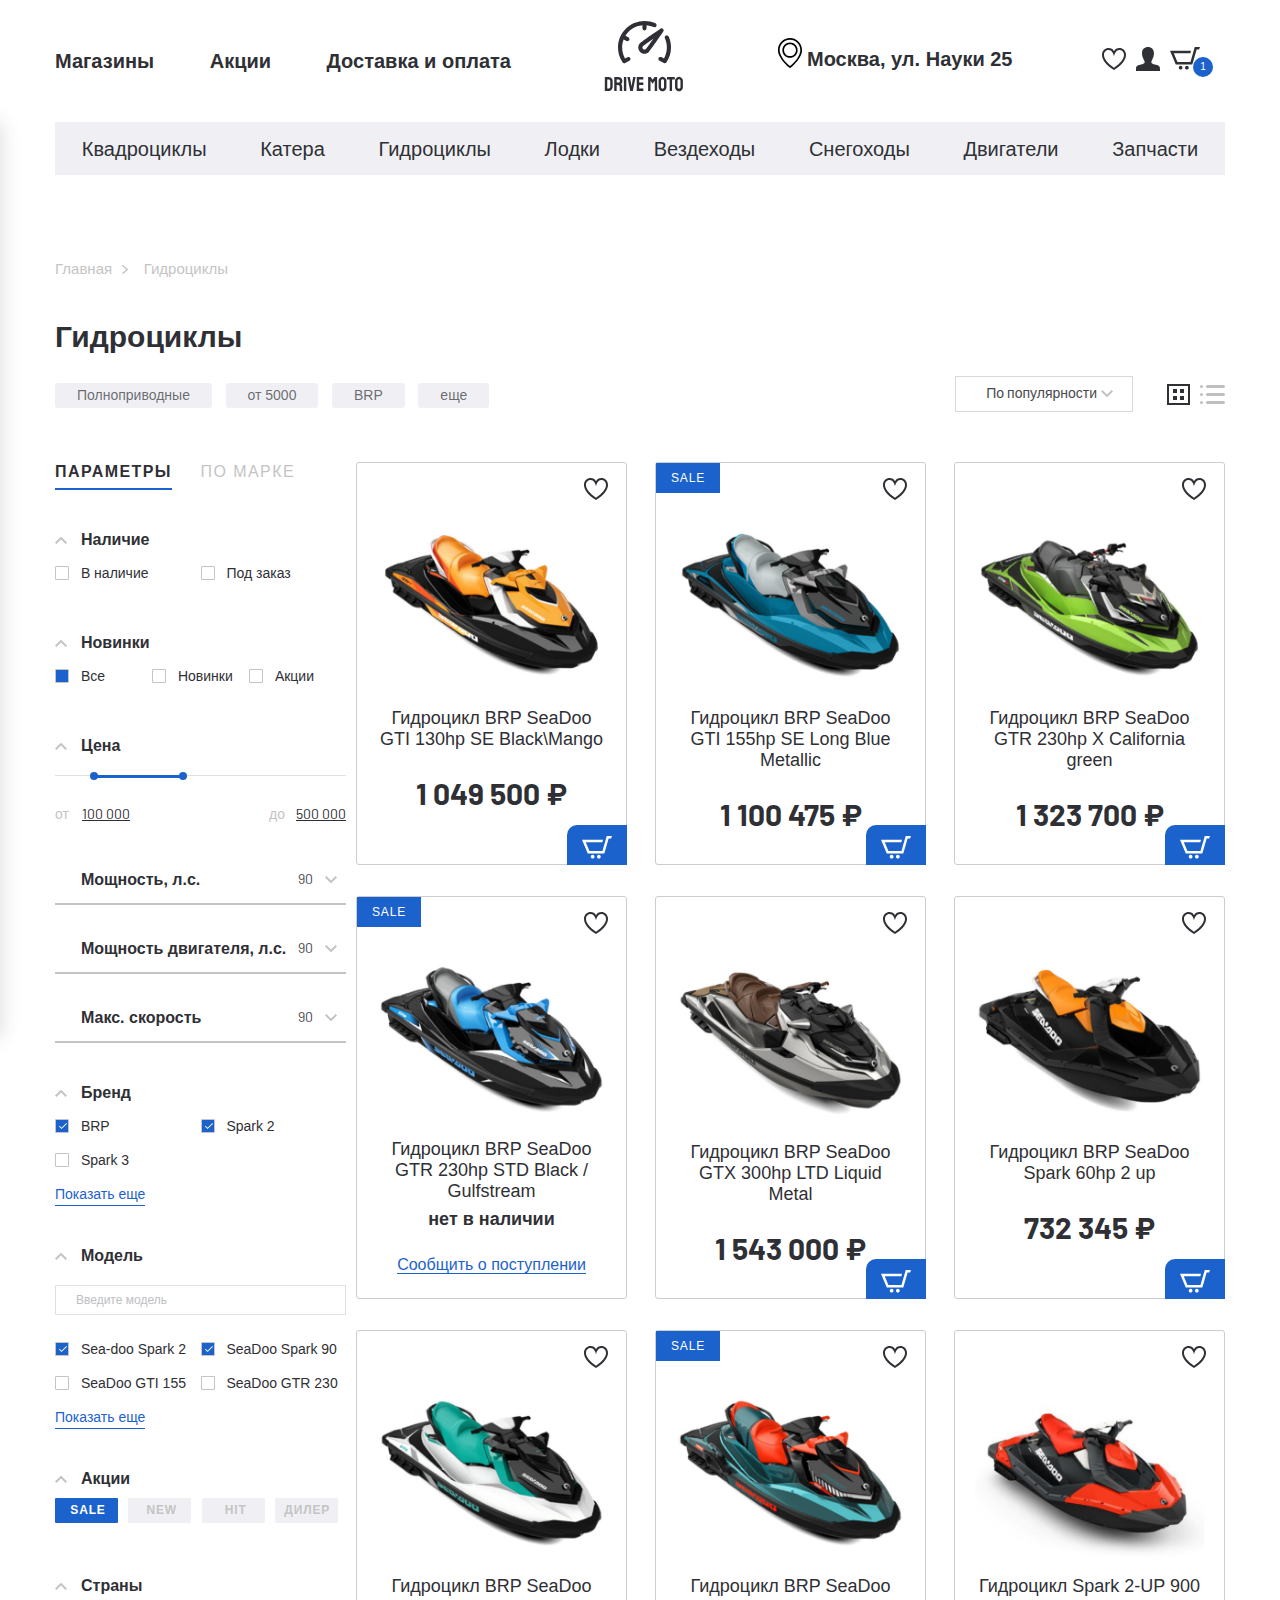
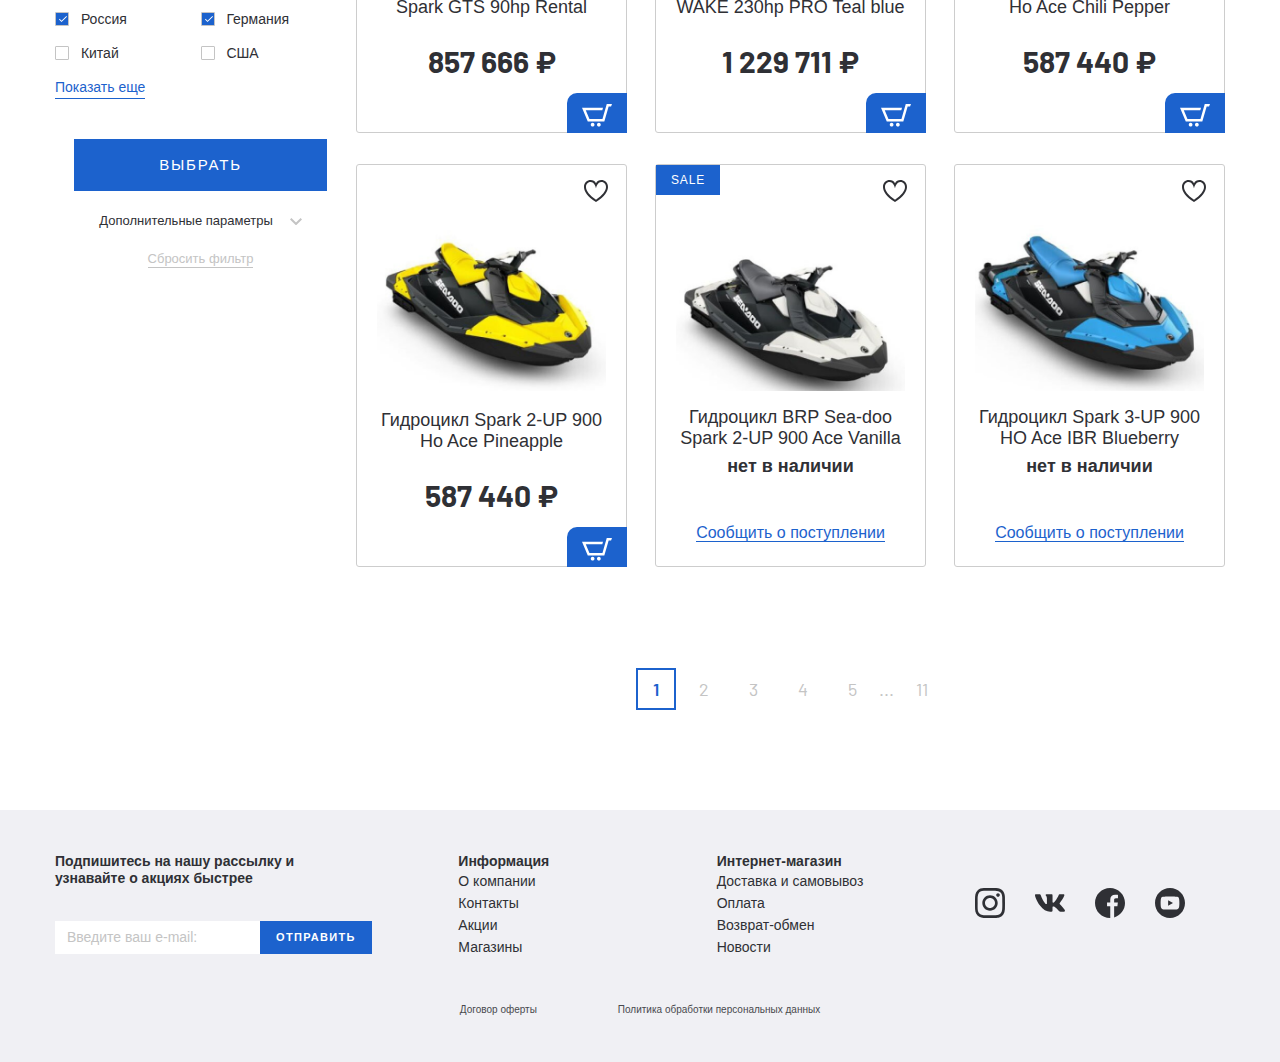
<file: catalog.html>
<!DOCTYPE html>
<html lang="ru">

<head>
  <meta charset="UTF-8">
  <meta name="viewport" content="width=device-width, initial-scale=1.0">
  <meta http-equiv="X-UA-Compatible" content="ie=edge">
  <title>Drive Moto</title>
  <link rel="apple-touch-icon" sizes="180x180" href="images/favicons/apple-touch-icon.png">
  <link rel="icon" type="image/png" sizes="32x32" href="images/favicons/favicon-32x32.png">
  <link rel="icon" type="image/png" sizes="16x16" href="images/favicons/favicon-16x16.png">
  <link rel="manifest" href="images/favicons/site.webmanifest">
  <link rel="mask-icon" href="images/favicons/safari-pinned-tab.svg" color="#5bbad5">
  <meta name="msapplication-TileColor" content="#da532c">
  <meta name="theme-color" content="#ffffff">
  <link href="https://fonts.googleapis.com/css2?family=Barlow:wght@400;700&display=swap" rel="stylesheet">
  <link rel="stylesheet" href="css/normalize.css">
  <link rel="stylesheet" href="css/slick.css">
  <link rel="stylesheet" href="css/ion.rangeSlider.min.css">
  <link rel="stylesheet" href="css/jquery.formstyler.css">
  <link rel="stylesheet" href="css/jquery.formstyler.theme.css">
  <link rel="stylesheet" href="css/fonts.css">
  <link rel="stylesheet" href="css/style.css">
  <link rel="stylesheet" href="css/media.css">
</head>

<body>

  <header class="header">
    <div class="header__top">
      <div class="container">
        <div class="header__top-inner">
          <nav class="menu">
            <button class="menu__btn">
              <div class="menu__btn-line"></div>
              <div class="menu__btn-line"></div>
              <div class="menu__btn-line"></div>
            </button>
            <ul class="menu__list">
              <li class="menu__item">
                <a class="menu__link" href="#">Магазины</a>
              </li>
              <li class="menu__item">
                <a class="menu__link" href="#">Акции</a>
              </li>
              <li class="menu__item">
                <a class="menu__link" href="#">Доставка и оплата</a>
              </li>
            </ul>
          </nav>
          <a class="logo" href="index.html">
            <img class="logo__img" src="images/logo.svg" alt="">
          </a>
          <div class="header__box">
            <p class="header__address">
              Москва, ул. Науки 25
            </p>
            <ul class="user-list">
              <li class="user-list__item">
                <a class="user-list__link" href="#">
                  <img src="images/heart-icon.svg" alt="">
                </a>
              </li>
              <li class="user-list__item">
                <a class="user-list__link" href="#">
                  <img src="images/user-icon.svg" alt="">
                </a>
              </li>
              <li class="user-list__item">
                <a class="user-list__link cart" href="#">
                  <img src="images/cart-icon.svg" alt="">
                  <p class="cart__num">1</p>
                </a>
              </li>
            </ul>
          </div>
        </div>
      </div>
    </div>
    <ul class="menu-mobile__list">
      <li class="menu-mobile__item">
        <a class="menu-mobile__link" href="#">
          <img class="menu-mobile__img" src="images/user-icon.svg" alt="">
          <p>Войти</p>
        </a>
      </li>
      <li class="menu-mobile__item">
        <a class="menu-mobile__link" href="#">
          <img class="menu-mobile__img" src="images/user-icon.svg" alt="">
          <p>Регистрация</p>
        </a>
      </li>
      <li class="menu-mobile__item">
        <a class="menu-mobile__link" href="#">
          <img class="menu-mobile__img" src="images/heart-icon.svg" alt="">
          <p>Избранное</p>
        </a>
      </li>
      <li class="menu-mobile__item">
        <a class="menu-mobile__link" href="#">
          <img class="menu-mobile__img" src="images/cart-icon.svg" alt="">
          <p>Корзина</p>
        </a>
      </li>
      <li class="menu-mobile__item">
        <a class="menu-mobile__link" href="#">
          <img class="menu-mobile__img" src="images/shop-icon.svg" alt="">
          <p>Магазины</p>
        </a>
      </li>
      <li class="menu-mobile__item">
        <a class="menu-mobile__link" href="#">
          <img class="menu-mobile__img" src="images/procent-icon.svg" alt="">
          <p>Акции</p>
        </a>
      </li>
      <li class="menu-mobile__item">
        <a class="menu-mobile__link" href="#">
          <img class="menu-mobile__img" src="images/box.svg" alt="">
          <p>Доставка и оплата</p>
        </a>
      </li>
      <li class="menu-mobile__item">
        <a class="menu-mobile__link" href="catalog.html">
          <p>Квадроциклы</p>
        </a>
      </li>
      <li class="menu-mobile__item">
        <a class="menu-mobile__link" href="catalog.html">
          <p>Катера</p>
        </a>
      </li>
      <li class="menu-mobile__item">
        <a class="menu-mobile__link" href="catalog.html">
          <p>Гидроциклы</p>
        </a>
      </li>
      <li class="menu-mobile__item">
        <a class="menu-mobile__link" href="catalog.html">
          <p>Лодки</p>
        </a>
      </li>
      <li class="menu-mobile__item">
        <a class="menu-mobile__link" href="catalog.html">
          <p>Вездеходы</p>
        </a>
      </li>
      <li class="menu-mobile__item">
        <a class="menu-mobile__link" href="catalog.html">
          <p>Снегоходы</p>
        </a>
      </li>
      <li class="menu-mobile__item">
        <a class="menu-mobile__link" href="catalog.html">
          <p>Двигатели</p>
        </a>
      </li>
      <li class="menu-mobile__item">
        <a class="menu-mobile__link" href="catalog.html">
          <p>Запчасти</p>
        </a>
      </li>
    </ul>
    <div class="menu__mobile-linewrapper">
      <ul class="menu__mobile-line">
        <li class="menu__item">
          <a class="menu__link" href="#">Магазины</a>
        </li>
        <li class="menu__item">
          <a class="menu__link" href="#">Акции</a>
        </li>
        <li class="menu__item">
          <a class="menu__link" href="#">Доставка и оплата</a>
        </li>
      </ul>
    </div>
    <div class="header__bottom">
      <div class="container">
        <ul class="menu-categories">
          <li class="menu-categories__item">
            <a class="menu-categories__link" href="catalog.html">Квадроциклы</a>
          </li>
          <li class="menu-categories__item">
            <a class="menu-categories__link" href="catalog.html">Катера</a>
          </li>
          <li class="menu-categories__item">
            <a class="menu-categories__link" href="catalog.html">Гидроциклы</a>
          </li>
          <li class="menu-categories__item">
            <a class="menu-categories__link" href="catalog.html">Лодки</a>
          </li>
          <li class="menu-categories__item">
            <a class="menu-categories__link" href="catalog.html">Вездеходы</a>
          </li>
          <li class="menu-categories__item">
            <a class="menu-categories__link" href="catalog.html">Снегоходы</a>
          </li>
          <li class="menu-categories__item">
            <a class="menu-categories__link" href="catalog.html">Двигатели</a>
          </li>
          <li class="menu-categories__item">
            <a class="menu-categories__link" href="catalog.html">Запчасти</a>
          </li>
        </ul>
      </div>
    </div>
  </header>

  <div class="breadcrumbs">
    <div class="container">
      <div class="breadcrumbs__inner">
        <ul class="breadcrumbs__list mobile-overflow">
          <li class="breadcrumbs__list-item">
            <a class="breadcrumbs__list-link" href="index.html">Главная</a>
          </li>
          <li class="breadcrumbs__list-item">
            <span>Гидроциклы</span>
          </li>
        </ul>
      </div>
    </div>
  </div>
  <section class="catalog">
    <div class="container">
      <h2 class="catalog__title">Гидроциклы</h2>
      <div class="catalog__filters">
        <div class="catalog__filter-itemsinner">
          <div class="catalog__filter-items mobile-overflow">
            <button>Полноприводные</button>
            <button>от 5000</button>
            <button>BRP</button>
            <button>еще</button>
          </div>
        </div>
        <div class="catalog__filter-btn">
          <select class="select-item filter-style">
            <option>По популярности</option>
            <option>2</option>
            <option>3</option>
          </select>
          <button class="catalog__filter-btngrid catalog__filter-button catalog__filter-button--active">
            <svg width="23" height="21" viewBox="0 0 23 21" fill="none" xmlns="http://www.w3.org/2000/svg">
              <rect x="1" y="1" width="21" height="19" stroke="#2F3035" stroke-width="2" />
              <rect x="7" y="6" width="2" height="2" fill="#2F3035" stroke="#2F3035" stroke-width="2" />
              <rect x="7" y="13" width="2" height="2" fill="#2F3035" stroke="#2F3035" stroke-width="2" />
              <rect x="14" y="6" width="2" height="2" fill="#2F3035" stroke="#2F3035" stroke-width="2" />
              <rect x="14" y="13" width="2" height="2" fill="#2F3035" stroke="#2F3035" stroke-width="2" />
            </svg>
          </button>
          <button class="catalog__filter-btnline catalog__filter-button">
            <svg width="25" height="19" viewBox="0 0 25 19" fill="none" xmlns="http://www.w3.org/2000/svg">
              <g opacity="1">
                <rect x="6" width="19" height="3" rx="1.5" fill="#2F3035" />
                <rect x="6" y="8" width="19" height="3" rx="1.5" fill="#2F3035" />
                <rect x="6" y="16" width="19" height="3" rx="1.5" fill="#2F3035" />
                <rect width="3" height="3" rx="1.5" fill="#2F3035" />
                <rect y="8" width="3" height="3" rx="1.5" fill="#2F3035" />
                <rect y="16" width="3" height="3" rx="1.5" fill="#2F3035" />
              </g>
            </svg>
          </button>
        </div>
      </div>
      <div class="catalog__inner">
        <div class="aside__btn">Фильтр</div>
        <aside class="catalog__inner-aside aside-filter">
          <div class="tabs-wrapper tabs-wrapper--no-scroll">
            <div class="tabs aside-filter__tabs">
              <a class="tab aside-filter__tab tab--active" href="#filter-1">
                <span>Параметры</span>
              </a>
              <a class="tab aside-filter__tab" href="#filter-2">
                <span>По марке</span>
              </a>
            </div>
          </div>
            <div class="tabs-container">
              <div class="tabs-content aside-filter__tabs-content tabs-content--active" id="filter-1">
                <form class="aside-filter__form">
                  <ul class="aside-filter__list">
                    <li class="aside-filter__item-drop">
                      <p class="aside-filter__item-title filter__item-drop filter__item-drop--active">Наличие</p>
                      <div class="aside-filter__content">
                        <div class="aside-filter__content-box">
                          <label class="aside-filter__content-label">
                            <input class="filter-style" type="checkbox">
                            В наличие
                          </label>
                        </div>
                        <div class="aside-filter__content-box">
                          <label class="aside-filter__content-label">
                            <input class="filter-style" type="checkbox">
                            Под заказ
                          </label>
                        </div>
                      </div>
                    </li>
                    <li class="aside-filter__item-drop">
                      <p class="aside-filter__item-title filter__item-drop filter__item-drop--active">Новинки</p>
                      <div class="aside-filter__content aside-filter__content-radio">
                        <div class="aside-filter__content-box">
                          <label class="aside-filter__content-label">
                            <input class="filter-style" name="radio" type="radio" checked>
                            Все
                          </label>
                        </div>
                        <div class="aside-filter__content-box">
                          <label class="aside-filter__content-label">
                            <input class="filter-style" name="radio" type="radio">
                            Новинки
                          </label>
                        </div>
                        <div class="aside-filter__content-box">
                          <label class="aside-filter__content-label">
                            <input class="filter-style" name="radio" type="radio">
                            Акции
                          </label>
                        </div>
                      </div>
                    </li>
                    <li class="aside-filter__item-drop">
                      <p class="aside-filter__item-title filter__item-drop filter__item-drop--active">Цена</p>
                      <div class="aside-filter__content">
                        <input type="text" class="js-range-slider" name="my_range" value="" data-type="double"
                          data-min="100000" data-max="500000" data-from="150000" data-to="275000"
                          data-hide-min-max="false" data-hide-from-to="true">
                      </div>
                    </li>
                    <li class="aside-filter__item-list">
                      <div class="filter__item-list">
                        <p class="filter__item-listtitle">Мощность, л.с.</p>
                        <select class="filter-style filter__item-listselect">
                          <option>90</option>
                          <option>130</option>
                          <option>154</option>
                          <option>230</option>
                          <option>300</option>
                        </select>
                      </div>
                      <div class="filter__item-list">
                        <p class="filter__item-listtitle">Мощность двигателя, л.с.</p>
                        <select class="filter-style">
                          <option>90</option>
                          <option>130</option>
                          <option>154</option>
                          <option>230</option>
                          <option>300</option>
                        </select>
                      </div>
                      <div class="filter__item-list">
                        <p class="filter__item-listtitle">Макс. скорость</p>
                        <select class="filter-style">
                          <option>90</option>
                          <option>130</option>
                          <option>154</option>
                          <option>230</option>
                          <option>300</option>
                        </select>
                      </div>
                    </li>
                    <li class="aside-filter__item-drop">
                      <p class="aside-filter__item-title filter__item-drop filter__item-drop--active">Бренд</p>
                      <div class="aside-filter__content">
                        <div class="aside-filter__content-box">
                          <label class="aside-filter__content-label">
                            <input class="filter-style" type="checkbox" checked>
                            BRP
                          </label>
                        </div>
                        <div class="aside-filter__content-box">
                          <label class="aside-filter__content-label">
                            <input class="filter-style" type="checkbox" checked>
                            Spark 2
                          </label>
                        </div>
                        <div class="aside-filter__content-box">
                          <label class="aside-filter__content-label">
                            <input class="filter-style" type="checkbox">
                            Spark 3
                          </label>
                        </div>
                        <div class="filter-more">
                          <button class="filter-more__btn">Показать еще</button>
                        </div>
                      </div>
                    </li>
                    <li class="aside-filter__item-drop">
                      <p class="aside-filter__item-title filter__item-drop filter__item-drop--active">Модель</p>
                      <div class="aside-filter__content">
                        <input class="filter-search" type="text" placeholder="Введите модель">
                        <div class="aside-filter__content-box">
                          <label class="aside-filter__content-label">
                            <input class="filter-style" type="checkbox" checked>
                            Sea-doo Spark 2
                          </label>
                        </div>
                        <div class="aside-filter__content-box">
                          <label class="aside-filter__content-label">
                            <input class="filter-style" type="checkbox" checked>
                            SeaDoo Spark 90
                          </label>
                        </div>
                        <div class="aside-filter__content-box">
                          <label class="aside-filter__content-label">
                            <input class="filter-style" type="checkbox">
                            SeaDoo GTI 155
                          </label>
                        </div>
                        <div class="aside-filter__content-box">
                          <label class="aside-filter__content-label">
                            <input class="filter-style" type="checkbox">
                            SeaDoo GTR 230
                          </label>
                        </div>
                        <div class="filter-more">
                          <button class="filter-more__btn">Показать еще</button>
                        </div>
                      </div>
                    </li>
                    <li class="aside-filter__item-drop btn-checked">
                      <p class="aside-filter__item-title filter__item-drop filter__item-drop--active">Акции</p>
                      <div class="aside-filter__content">
                        <div class="aside-filter__content-box">
                          <label class="aside-filter__content-label">
                            <input class="filter-style" type="checkbox" checked>
                            <span class="btn-checked__text">SALE</span>
                          </label>
                        </div>
                        <div class="aside-filter__content-box">
                          <label class="aside-filter__content-label">
                            <input class="filter-style" type="checkbox">
                            <span class="btn-checked__text">NEW</span>
                          </label>
                        </div>
                        <div class="aside-filter__content-box">
                          <label class="aside-filter__content-label">
                            <input class="filter-style" type="checkbox">
                            <span class="btn-checked__text">HIT</span>
                          </label>
                        </div>
                        <div class="aside-filter__content-box">
                          <label class="aside-filter__content-label">
                            <input class="filter-style" type="checkbox">
                            <span class="btn-checked__text">ДИЛЕР</span>
                          </label>
                        </div>
                      </div>
                    </li>
                    <li class="aside-filter__item-drop">
                      <p class="aside-filter__item-title filter__item-drop filter__item-drop--active">Страны</p>
                      <div class="aside-filter__content">
                        <div class="aside-filter__content-box">
                          <label class="aside-filter__content-label">
                            <input class="filter-style" type="checkbox" checked>
                            Россия
                          </label>
                        </div>
                        <div class="aside-filter__content-box">
                          <label class="aside-filter__content-label">
                            <input class="filter-style" type="checkbox" checked>
                            Германия
                          </label>
                        </div>
                        <div class="aside-filter__content-box">
                          <label class="aside-filter__content-label">
                            <input class="filter-style" type="checkbox">
                            Китай
                          </label>
                        </div>
                        <div class="aside-filter__content-box">
                          <label class="aside-filter__content-label">
                            <input class="filter-style" type="checkbox">
                            CША
                          </label>
                        </div>
                        <div class="filter-more">
                          <button class="filter-more__btn">Показать еще</button>
                        </div>
                      </div>
                    </li>
                    <li class="aside-filter__item-drop aside-filter__item-btn">
                      <button class="filter-btn__send filter-btn__send--active" type="submit">ВЫБРАТЬ</button>
                      <p class="filter__extra">Дополнительные параметры</p>
                      <div class="filter__extra-content">
                        more
                      </div>
                      <button class="filter-btn__reset" type="submit">Сбросить фильтр</button>
                    </li>
                  </ul>
                </form>
              </div>
              <div class="tabs-content aside-filter__tabs-content" id="filter-2">
              </div>
            </div>
        </aside>
        <div class="catalog__inner-list">
          <div class="product-item__wrapper">
            <button class="product-item__favorite"></button>
            <button class="product-item__basket">
              <img src="images/cart-icon__white.svg" alt="">
            </button>
            <a class="product-item__notify-link" href="#">
              <span>Сообщить о поступлении</span></a>
            <a class="product-item" href="product-page.html">
              <p class="product-item__hover-text">посмотреть товар</p>
              <img class="product-item__img" src="images/content/gidrotsikl-1.png" alt="">
              <h4 class="product-item__title">Гидроцикл BRP SeaDoo GTI 130hp SE Black\Mango</h4>
              <p class="price product-item__price">1 049 500 ₽</p>
              <p class="product-item__notify-text">
                нет в наличии
              </p>
            </a>
          </div>
          <div class="product-item__wrapper">
            <button class="product-item__favorite"></button>
            <button class="product-item__basket">
              <img src="images/cart-icon__white.svg" alt="">
            </button>
            <a class="product-item__notify-link" href="#">
              <span>Сообщить о поступлении</span></a>
            <a class="product-item product-item--sale" href="product-page.html">
              <p class="product-item__hover-text">посмотреть товар</p>
              <img class="product-item__img" src="images/content/gidrotsikl-2.png" alt="">
              <h4 class="product-item__title">Гидроцикл BRP SeaDoo GTI 155hp SE Long Blue Metallic</h4>
              <p class="price product-item__price">1 100 475 ₽</p>
              <p class="product-item__notify-text">
                нет в наличии
              </p>
            </a>
          </div>
          <div class="product-item__wrapper">
            <button class="product-item__favorite"></button>
            <button class="product-item__basket">
              <img src="images/cart-icon__white.svg" alt="">
            </button>
            <a class="product-item__notify-link" href="#">
              <span>Сообщить о поступлении</span></a>
            <a class="product-item" href="product-page.html">
              <p class="product-item__hover-text">посмотреть товар</p>
              <img class="product-item__img" src="images/content/gidrotsikl-3.png" alt="">
              <h4 class="product-item__title">Гидроцикл BRP SeaDoo GTR 230hp X California green</h4>
              <p class="price product-item__price">1 323 700 ₽</p>
              <p class="product-item__notify-text">
                нет в наличии
              </p>
            </a>
          </div>
          <div class="product-item__wrapper product-item__not-avaible">
            <button class="product-item__favorite"></button>
            <button class="product-item__basket">
              <img src="images/cart-icon__white.svg" alt="">
            </button>
            <a class="product-item__notify-link" href="#">
              <span>Сообщить о поступлении</span></a>
            <a class="product-item product-item--sale" href="product-page.html">
              <p class="product-item__hover-text">посмотреть товар</p>
              <img class="product-item__img" src="images/content/gidrotsikl-4.png" alt="">
              <h4 class="product-item__title">Гидроцикл BRP SeaDoo GTR 230hp STD Black / Gulfstream</h4>
              <p class="price product-item__price">1 049 500 ₽</p>
              <p class="product-item__notify-text">
                нет в наличии
              </p>
            </a>
          </div>
          <div class="product-item__wrapper">
            <button class="product-item__favorite"></button>
            <button class="product-item__basket">
              <img src="images/cart-icon__white.svg" alt="">
            </button>
            <a class="product-item__notify-link" href="#">
              <span>Сообщить о поступлении</span></a>
            <a class="product-item" href="product-page.html">
              <p class="product-item__hover-text">посмотреть товар</p>
              <img class="product-item__img" src="images/content/gidrotsikl-5.png" alt="">
              <h4 class="product-item__title">Гидроцикл BRP SeaDoo GTX 300hp LTD Liquid Metal</h4>
              <p class="price product-item__price">1 543 000 ₽</p>
              <p class="product-item__notify-text">
                нет в наличии
              </p>
            </a>
          </div>
          <div class="product-item__wrapper">
            <button class="product-item__favorite"></button>
            <button class="product-item__basket">
              <img src="images/cart-icon__white.svg" alt="">
            </button>
            <a class="product-item__notify-link" href="#">
              <span>Сообщить о поступлении</span></a>
            <a class="product-item" href="product-page.html">
              <p class="product-item__hover-text">посмотреть товар</p>
              <img class="product-item__img" src="images/content/gidrotsikl-6.png" alt="">
              <h4 class="product-item__title">Гидроцикл BRP SeaDoo Spark 60hp 2 up</h4>
              <p class="price product-item__price">732 345 ₽</p>
              <p class="product-item__notify-text">
                нет в наличии
              </p>
            </a>
          </div>
          <div class="product-item__wrapper">
            <button class="product-item__favorite"></button>
            <button class="product-item__basket">
              <img src="images/cart-icon__white.svg" alt="">
            </button>
            <a class="product-item__notify-link" href="#">
              <span>Сообщить о поступлении</span></a>
            <a class="product-item" href="product-page.html">
              <p class="product-item__hover-text">посмотреть товар</p>
              <img class="product-item__img" src="images/content/gidrotsikl-7.png" alt="">
              <h4 class="product-item__title">Гидроцикл BRP SeaDoo Spark GTS 90hp Rental</h4>
              <p class="price product-item__price">857 666 ₽</p>
              <p class="product-item__notify-text">
                нет в наличии
              </p>
            </a>
          </div>
          <div class="product-item__wrapper">
            <button class="product-item__favorite"></button>
            <button class="product-item__basket">
              <img src="images/cart-icon__white.svg" alt="">
            </button>
            <a class="product-item__notify-link" href="#">
              <span>Сообщить о поступлении</span></a>
            <a class="product-item product-item--sale" href="product-page.html">
              <p class="product-item__hover-text">посмотреть товар</p>
              <img class="product-item__img" src="images/content/gidrotsikl-8.png" alt="">
              <h4 class="product-item__title">Гидроцикл BRP SeaDoo WAKE 230hp PRO Teal blue</h4>
              <p class="price product-item__price">1 229 711 ₽</p>
              <p class="product-item__notify-text">
                нет в наличии
              </p>
            </a>
          </div>
          <div class="product-item__wrapper">
            <button class="product-item__favorite"></button>
            <button class="product-item__basket">
              <img src="images/cart-icon__white.svg" alt="">
            </button>
            <a class="product-item__notify-link" href="#">
              <span>Сообщить о поступлении</span></a>
            <a class="product-item" href="product-page.html">
              <p class="product-item__hover-text">посмотреть товар</p>
              <img class="product-item__img" src="images/content/gidrotsikl-9.png" alt="">
              <h4 class="product-item__title">Гидроцикл Spark 2-UP 900 Ho Ace Chili Pepper</h4>
              <p class="price product-item__price">587 440 ₽</p>
              <p class="product-item__notify-text">
                нет в наличии
              </p>
            </a>
          </div>
          <div class="product-item__wrapper">
            <button class="product-item__favorite"></button>
            <button class="product-item__basket">
              <img src="images/cart-icon__white.svg" alt="">
            </button>
            <a class="product-item__notify-link" href="#">
              <span>Сообщить о поступлении</span></a>
            <a class="product-item" href="product-page.html">
              <p class="product-item__hover-text">посмотреть товар</p>
              <img class="product-item__img" src="images/content/gidrotsikl-10.png" alt="">
              <h4 class="product-item__title">Гидроцикл Spark 2-UP 900 Ho Ace Pineapple</h4>
              <p class="price product-item__price">587 440 ₽</p>
              <p class="product-item__notify-text">
                нет в наличии
              </p>
            </a>
          </div>
          <div class="product-item__wrapper product-item__not-avaible">
            <button class="product-item__favorite"></button>
            <button class="product-item__basket">
              <img src="images/cart-icon__white.svg" alt="">
            </button>
            <a class="product-item__notify-link" href="#">
              <span>Сообщить о поступлении</span></a>
            <a class="product-item product-item--sale" href="product-page.html">
              <p class="product-item__hover-text">посмотреть товар</p>
              <img class="product-item__img" src="images/content/gidrotsikl-11.png" alt="">
              <h4 class="product-item__title">Гидроцикл BRP Sea-doo Spark 2-UP 900 Ace Vanilla</h4>
              <p class="price product-item__price">1 049 500 ₽</p>
              <p class="product-item__notify-text">
                нет в наличии
              </p>
            </a>
          </div>
          <div class="product-item__wrapper product-item__not-avaible">
            <button class="product-item__favorite"></button>
            <button class="product-item__basket">
              <img src="images/cart-icon__white.svg" alt="">
            </button>
            <a class="product-item__notify-link" href="#">
              <span>Сообщить о поступлении</span></a>
            <a class="product-item" href="product-page.html">
              <p class="product-item__hover-text">посмотреть товар</p>
              <img class="product-item__img" src="images/content/gidrotsikl-12.png" alt="">
              <h4 class="product-item__title">Гидроцикл Spark 3-UP 900 HO Ace IBR Blueberry</h4>
              <p class="price product-item__price">1 049 500 ₽</p>
              <p class="product-item__notify-text">
                нет в наличии
              </p>
            </a>
          </div>
          <div class="pagination">
            <ul class="pagination__list">
              <li class="pagination__list-item active">
                <a class="pagination__list-link" href="#">1</a>
              </li>
              <li class="pagination__list-item">
                <a class="pagination__list-link" href="#">2</a>
              </li>
              <li class="pagination__list-item">
                <a class="pagination__list-link" href="#">3</a>
              </li>
              <li class="pagination__list-item">
                <a class="pagination__list-link" href="#">4</a>
              </li>
              <li class="pagination__list-item">
                <a class="pagination__list-link" href="#">5</a>
              </li>
              <li class="pagination__list-item pagination__list-item--dots">
                <span>...</span>
              </li>
              <li class="pagination__list-item">
                <a class="pagination__list-link" href="#">11</a>
              </li>
            </ul>
          </div>
        </div>
      </div>
    </div>
  </section>

  <footer class="footer">
    <div class="container">
      <div class="footer__top">
        <div class="footer__top-inner">
          <div class="footer__top-item footer__top-newslatter">
            <h6 class="footer__top-title">
              Подпишитесь на нашу рассылку
              и узнавайте о акциях быстрее
            </h6>
            <form class="footer-form">
              <input class="footer-form__input" type="email" placeholder="Введите ваш e-mail:">
              <button class="footer-form__btn" type="submit">Отправить</button>
            </form>
          </div>
          <div class="footer__top-item footer__top-itemdrop">
            <h6 class="footer__top-title footer__topdrop">
              Информация
            </h6>
            <ul class="footer-list">
              <li class="footer-list__item">
                <a class="footer-list__link" href="#">О компании</a>
              </li>
              <li class="footer-list__item">
                <a class="footer-list__link" href="#">Контакты</a>
              </li>
              <li class="footer-list__item">
                <a class="footer-list__link" href="#">Акции</a>
              </li>
              <li class="footer-list__item">
                <a class="footer-list__link" href="#">Магазины</a>
              </li>
            </ul>
          </div>
          <div class="footer__top-item">
            <h6 class="footer__top-title footer__topdrop">
              Интернет-магазин
            </h6>
            <ul class="footer-list">
              <li class="footer-list__item">
                <a class="footer-list__link" href="#">Доставка и самовывоз</a>
              </li>
              <li class="footer-list__item">
                <a class="footer-list__link" href="#">Оплата</a>
              </li>
              <li class="footer-list__item">
                <a class="footer-list__link" href="#">Возврат-обмен</a>
              </li>
              <li class="footer-list__item">
                <a class="footer-list__link" href="#">Новости</a>
              </li>
            </ul>
          </div>
          <div class="footer__top-item footer__top-social">
            <ul class="social-list">
              <li class="social-list__item">
                <a class="social-list__link" href="#" target="_blank">
                  <img src="images/instagram.svg" alt="">
                </a>
              </li>
              <li class="social-list__item">
                <a class="social-list__link" href="#" target="_blank">
                  <img src="images/vk.svg" alt="">
                </a>
              </li>
              <li class="social-list__item">
                <a class="social-list__link" href="#" target="_blank">
                  <img src="images/facebook.svg" alt="">
                </a>
              </li>
              <li class="social-list__item">
                <a class="social-list__link" href="#" target="_blank">
                  <img src="images/youtube.svg" alt="">
                </a>
              </li>
            </ul>
          </div>
        </div>
      </div>
      <div class="footer__bottom">
        <a class="footer__bottom-link" href="#">Договор оферты</a>
        <a class="footer__bottom-link" href="#">Политика обработки персональных данных</a>
      </div>
    </div>
  </footer>

  <script src="https://ajax.googleapis.com/ajax/libs/jquery/3.4.1/jquery.min.js"></script>
  <script src="js/slick.min.js"></script>
  <script src="js/ion.rangeSlider.min.js"></script>
  <script src="js/jquery.formstyler.min.js"></script>
  <script src="js/jquery.rateyo.min.js"></script>
  <script src="js/main.js"></script>
</body>

</html>
</file>
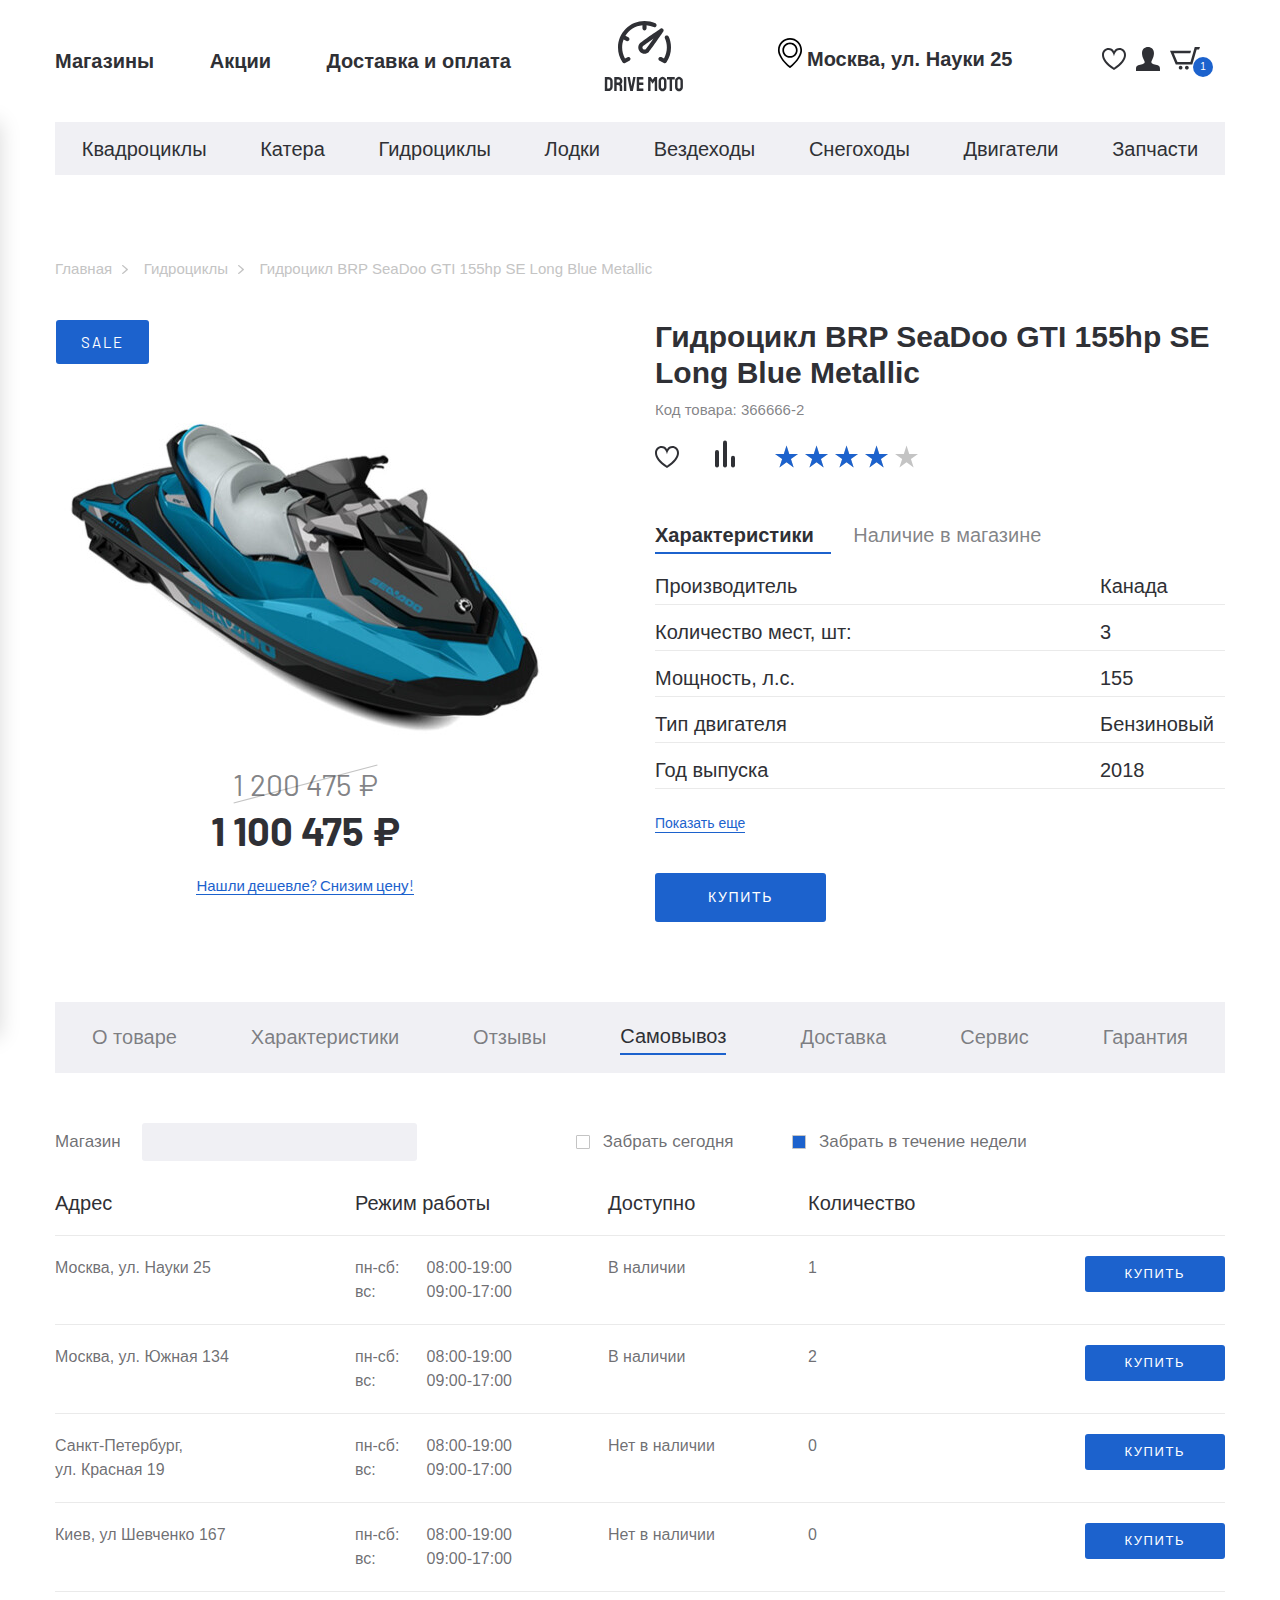
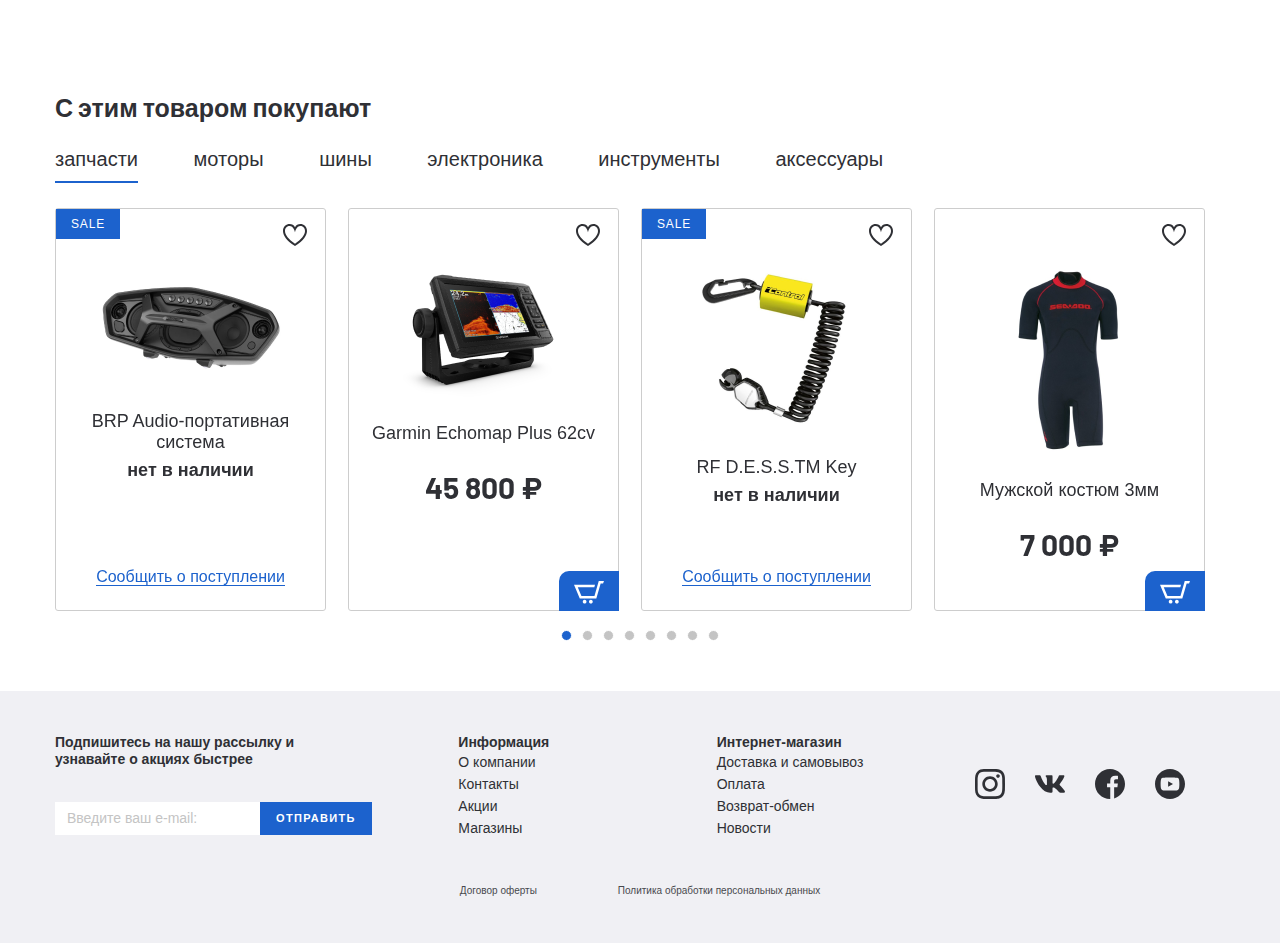
<file: product-page.html>
<!DOCTYPE html>
<html lang="ru">

<head>
  <meta charset="UTF-8">
  <meta name="viewport" content="width=device-width, initial-scale=1.0">
  <meta http-equiv="X-UA-Compatible" content="ie=edge">
  <title>Drive Moto</title>
  <link rel="apple-touch-icon" sizes="180x180" href="images/favicons/apple-touch-icon.png">
  <link rel="icon" type="image/png" sizes="32x32" href="images/favicons/favicon-32x32.png">
  <link rel="icon" type="image/png" sizes="16x16" href="images/favicons/favicon-16x16.png">
  <link rel="manifest" href="images/favicons/site.webmanifest">
  <link rel="mask-icon" href="images/favicons/safari-pinned-tab.svg" color="#5bbad5">
  <meta name="msapplication-TileColor" content="#da532c">
  <meta name="theme-color" content="#ffffff">
  <link href="https://fonts.googleapis.com/css2?family=Barlow:wght@400;700&display=swap" rel="stylesheet">
  <link rel="stylesheet" href="css/normalize.css">
  <link rel="stylesheet" href="css/slick.css">
  <link rel="stylesheet" href="css/ion.rangeSlider.min.css">
  <link rel="stylesheet" href="css/jquery.formstyler.css">
  <link rel="stylesheet" href="css/jquery.formstyler.theme.css">
  <link rel="stylesheet" href="css/jquery.rateyo.min.css">
  <link rel="stylesheet" href="css/fonts.css">
  <link rel="stylesheet" href="css/style.css">
  <link rel="stylesheet" href="css/media.css">
</head>

<body>

  <header class="header">
    <div class="header__top">
      <div class="container">
        <div class="header__top-inner">
          <nav class="menu">
            <button class="menu__btn">
              <div class="menu__btn-line"></div>
              <div class="menu__btn-line"></div>
              <div class="menu__btn-line"></div>
            </button>
            <ul class="menu__list">
              <li class="menu__item">
                <a class="menu__link" href="#">Магазины</a>
              </li>
              <li class="menu__item">
                <a class="menu__link" href="#">Акции</a>
              </li>
              <li class="menu__item">
                <a class="menu__link" href="#">Доставка и оплата</a>
              </li>
            </ul>
          </nav>
          <a class="logo" href="index.html">
            <img class="logo__img" src="images/logo.svg" alt="">
          </a>
          <div class="header__box">
            <p class="header__address">
              Москва, ул. Науки 25
            </p>
            <ul class="user-list">
              <li class="user-list__item">
                <a class="user-list__link" href="#">
                  <img src="images/heart-icon.svg" alt="">
                </a>
              </li>
              <li class="user-list__item">
                <a class="user-list__link" href="#">
                  <img src="images/user-icon.svg" alt="">
                </a>
              </li>
              <li class="user-list__item">
                <a class="user-list__link cart" href="#">
                  <img src="images/cart-icon.svg" alt="">
                  <p class="cart__num">1</p>
                </a>
              </li>
            </ul>
          </div>
        </div>
      </div>
    </div>
    <ul class="menu-mobile__list">
      <li class="menu-mobile__item">
        <a class="menu-mobile__link" href="#">
          <img class="menu-mobile__img" src="images/user-icon.svg" alt="">
          <p>Войти</p>
        </a>
      </li>
      <li class="menu-mobile__item">
        <a class="menu-mobile__link" href="#">
          <img class="menu-mobile__img" src="images/user-icon.svg" alt="">
          <p>Регистрация</p>
        </a>
      </li>
      <li class="menu-mobile__item">
        <a class="menu-mobile__link" href="#">
          <img class="menu-mobile__img" src="images/heart-icon.svg" alt="">
          <p>Избранное</p>
        </a>
      </li>
      <li class="menu-mobile__item">
        <a class="menu-mobile__link" href="#">
          <img class="menu-mobile__img" src="images/cart-icon.svg" alt="">
          <p>Корзина</p>
        </a>
      </li>
      <li class="menu-mobile__item">
        <a class="menu-mobile__link" href="#">
          <img class="menu-mobile__img" src="images/shop-icon.svg" alt="">
          <p>Магазины</p>
        </a>
      </li>
      <li class="menu-mobile__item">
        <a class="menu-mobile__link" href="#">
          <img class="menu-mobile__img" src="images/procent-icon.svg" alt="">
          <p>Акции</p>
        </a>
      </li>
      <li class="menu-mobile__item">
        <a class="menu-mobile__link" href="#">
          <img class="menu-mobile__img" src="images/box.svg" alt="">
          <p>Доставка и оплата</p>
        </a>
      </li>
      <li class="menu-mobile__item">
        <a class="menu-mobile__link" href="catalog.html">
          <p>Квадроциклы</p>
        </a>
      </li>
      <li class="menu-mobile__item">
        <a class="menu-mobile__link" href="catalog.html">
          <p>Катера</p>
        </a>
      </li>
      <li class="menu-mobile__item">
        <a class="menu-mobile__link" href="catalog.html">
          <p>Гидроциклы</p>
        </a>
      </li>
      <li class="menu-mobile__item">
        <a class="menu-mobile__link" href="catalog.html">
          <p>Лодки</p>
        </a>
      </li>
      <li class="menu-mobile__item">
        <a class="menu-mobile__link" href="catalog.html">
          <p>Вездеходы</p>
        </a>
      </li>
      <li class="menu-mobile__item">
        <a class="menu-mobile__link" href="catalog.html">
          <p>Снегоходы</p>
        </a>
      </li>
      <li class="menu-mobile__item">
        <a class="menu-mobile__link" href="catalog.html">
          <p>Двигатели</p>
        </a>
      </li>
      <li class="menu-mobile__item">
        <a class="menu-mobile__link" href="catalog.html">
          <p>Запчасти</p>
        </a>
      </li>
    </ul>
    <div class="menu__mobile-linewrapper">
      <ul class="menu__mobile-line">
        <li class="menu__item">
          <a class="menu__link" href="#">Магазины</a>
        </li>
        <li class="menu__item">
          <a class="menu__link" href="#">Акции</a>
        </li>
        <li class="menu__item">
          <a class="menu__link" href="#">Доставка и оплата</a>
        </li>
      </ul>
    </div>
    <div class="header__bottom">
      <div class="container">
        <ul class="menu-categories">
          <li class="menu-categories__item">
            <a class="menu-categories__link" href="catalog.html">Квадроциклы</a>
          </li>
          <li class="menu-categories__item">
            <a class="menu-categories__link" href="catalog.html">Катера</a>
          </li>
          <li class="menu-categories__item">
            <a class="menu-categories__link" href="catalog.html">Гидроциклы</a>
          </li>
          <li class="menu-categories__item">
            <a class="menu-categories__link" href="catalog.html">Лодки</a>
          </li>
          <li class="menu-categories__item">
            <a class="menu-categories__link" href="catalog.html">Вездеходы</a>
          </li>
          <li class="menu-categories__item">
            <a class="menu-categories__link" href="catalog.html">Снегоходы</a>
          </li>
          <li class="menu-categories__item">
            <a class="menu-categories__link" href="catalog.html">Двигатели</a>
          </li>
          <li class="menu-categories__item">
            <a class="menu-categories__link" href="catalog.html">Запчасти</a>
          </li>
        </ul>
      </div>
    </div>
  </header>

  <div class="breadcrumbs">
    <div class="container">
      <div class="breadcrumbs__inner">
        <ul class="breadcrumbs__list mobile-overflow">
          <li class="breadcrumbs__list-item">
            <a class="breadcrumbs__list-link" href="index.html">Главная</a>
          </li>
          <li class="breadcrumbs__list-item">
            <a class="breadcrumbs__list-link" href="catalog.html">Гидроциклы</a>
          </li>
          <li class="breadcrumbs__list-item">
            <span>Гидроцикл BRP SeaDoo GTI 155hp SE Long Blue Metallic</span>
          </li>
        </ul>
      </div>
    </div>
  </div>

  <section class="product-card">
    <div class="container">
      <div class="product-card__inner">
        <div class="product-card__img-box product-item--sale">
          <img class="product-card__img" src="images/content/gidrotsikl-large.png" alt="">
          <p class="product-card__price-old">1 200 475 ₽</p>
          <p class="product-card__price-new">1 100 475 ₽</p>
          <a class="product-card__link" href="#">Нашли дешевле? Снизим цену!</a>
          <div class="product-card__btn product-card__btn-mobile">
            <button>купить</button>
          </div>
        </div>
        <div class="product-card__content">
          <h1 class="product-card__title">Гидроцикл BRP SeaDoo GTI 155hp SE Long Blue Metallic</h1>
          <p class="product-card__code">Код товара: 366666-2</p>
          <div class="product-card__buttons">
            <a class="product-card__icon-favorite" href="#">
              <img src="images/heart-icon.svg" alt="">
            </a>
            <a class="product-card__icon-comparsion" href="#">
              <img src="images/comparsion.svg" alt="">
            </a>
            <a class="rate" href="#">
              <div class="rate-yo" data-rateyo-rating="4"></div>
            </a>
          </div>
          <div class="tabs-wrapper product-card__tabs">
            <div class="tabs">
              <a class="tab product-card__tab tab--active" href="#product-1">Характеристики</a>
              <a class="tab product-card__tab" href="#product-2">Наличие в магазине</a>
            </div>
          </div>
            <div class="tabs-container">
              <div class="tabs-content product-card__tab-content tabs-content--active" id="product-1">
                <ul class="product-card__list">
                  <li class="product-card__item">
                    <div class="product-card__item-left">Производитель</div>
                    <div class="product-card__item-right">Канада</div>
                  </li>
                  <li class="product-card__item">
                    <div class="product-card__item-left">Количество мест, шт:</div>
                    <div class="product-card__item-right">3</div>
                  </li>
                  <li class="product-card__item">
                    <div class="product-card__item-left">Мощность, л.с.</div>
                    <div class="product-card__item-right">155</div>
                  </li>
                  <li class="product-card__item">
                    <div class="product-card__item-left">Тип двигателя</div>
                    <div class="product-card__item-right">Бензиновый</div>
                  </li>
                  <li class="product-card__item">
                    <div class="product-card__item-left">Год выпуска</div>
                    <div class="product-card__item-right">2018</div>
                  </li>
                </ul>
                <a class="product-card__more" href="#">Показать еще</a>
                <div class="product-card__btn">
                  <button>купить</button>
                </div>
              </div>
              <div class="tabs-content product-card__tab-content" id="product-2">
                Content-2
              </div>
            </div>
          </div>
        </div>
      </div>
    </div>
    </div>
  </section>

  <section class="card__tabs">
    <div class="container">
      <div class="tabs-wrapper">
        <div class="tabs card__tab-box mobile-overflow">
          <a class="tab card__tab" href="#product-card__tabs-1">
            О товаре
          </a>
          <a class="tab card__tab" href="#product-card__tabs-2">
            Характеристики
          </a>
          <a class="tab card__tab" href="#product-card__tabs-3">
            Отзывы
          </a>
          <a class="tab card__tab tab--active" href="#product-card__tabs-4">
            Самовывоз
          </a>
          <a class="tab card__tab" href="#product-card__tabs-5">
            Доставка
          </a>
          <a class="tab card__tab" href="#product-card__tabs-6">
            Cервис
          </a>
          <a class="tab card__tab" href="#product-card__tabs-7">
            Гарантия
          </a>
        </div>
      </div>
      <div class="tabs-container">
        <div class="tabs-content card__tab-content" id="product-card__tabs-1">
          content-1
        </div>
        <div class="tabs-content card__tab-content" id="product-card__tabs-2">
          content-2
        </div>
        <div class="tabs-content card__tab-content" id="product-card__tabs-3">
          content-3
        </div>
        <div class="tabs-content card__tab-content tabs-content--active" id="product-card__tabs-4">
          <form>
            <div class="card-top__line">
              <label class="card__label-search">
                Магазин
                <input class="card__input-search" type="text">
              </label>
              <label class="card__label-pickup">
                <input class="filter-style" name="pickup" type="radio">
                Забрать сегодня
              </label>
              <label class="card__label-pickup">
                <input class="filter-style" name="pickup" type="radio" checked>
                Забрать в течение недели
              </label>
            </div>
            <ul class="card__list">
              <li class="card__list-item card__list-itemtitle">
                <div class="card__list-address">Адрес</div>
                <div class="card__list-workhours">Режим работы</div>
                <div class="card__list-available">Доступно</div>
                <div class="card__list-num">Количество</div>
                <div class="card__list-btn"></div>
              </li>
              <li class="card__list-item">
                <div class="card__list-address">Москва, ул. Науки 25</div>
                <div class="card__list-workhours">
                  <div class="workhours">
                    <span>пн-сб:</span>
                    <span>08:00-19:00</span>
                  </div>
                  <div class="workhours">
                    <span>вс:</span>
                    <span>09:00-17:00</span>
                  </div>
                </div>
                <div class="card__list-available">
                  В наличии
                </div>
                <div class="card__list-num">
                  1
                </div>
                <div class="card__list-btn">
                  <button type="submit">КУПИТЬ</button>
                </div>
              </li>
              <li class="card__list-item">
                <div class="card__list-address">
                  Москва, ул. Южная 134
                </div>
                <div class="card__list-workhours">
                  <div class="workhours">
                    <span>пн-сб:</span>
                    <span>08:00-19:00</span>
                  </div>
                  <div class="workhours">
                    <span>вс:</span>
                    <span>09:00-17:00</span>
                  </div>
                </div>
                <div class="card__list-available">
                  В наличии
                </div>
                <div class="card__list-num">
                  2
                </div>
                <div class="card__list-btn">
                  <button type="submit">КУПИТЬ</button>
                </div>
              </li>
              <li class="card__list-item">
                <div class="card__list-address">
                  Санкт-Петербург,<br>ул. Красная 19
                </div>
                <div class="card__list-workhours">
                  <div class="workhours">
                    <span>пн-сб:</span>
                    <span>08:00-19:00</span>
                  </div>
                  <div class="workhours">
                    <span>вс:</span>
                    <span>09:00-17:00</span>
                  </div>
                </div>
                <div class="card__list-available">
                  Нет в наличии
                </div>
                <div class="card__list-num">
                  0
                </div>
                <div class="card__list-btn">
                  <button type="submit">КУПИТЬ</button>
                </div>
              </li>
              <li class="card__list-item">
                <div class="card__list-address">
                  Киев, ул Шевченко 167
                </div>
                <div class="card__list-workhours">
                  <div class="workhours">
                    <span>пн-сб:</span>
                    <span>08:00-19:00</span>
                  </div>
                  <div class="workhours">
                    <span>вс:</span>
                    <span>09:00-17:00</span>
                  </div>
                </div>
                <div class="card__list-available">
                  Нет в наличии
                </div>
                <div class="card__list-num">
                  0
                </div>
                <div class="card__list-btn">
                  <button type="submit">КУПИТЬ</button>
                </div>
              </li>
            </ul>
          </form>
        </div>
        <div class="tabs-content card__tab-content" id="product-card__tabs-5">
          content-5
        </div>
        <div class="tabs-content card__tab-content" id="product-card__tabs-6">
          content-6
        </div>
        <div class="tabs-content card__tab-content" id="product-card__tabs-7">
          content-7
        </div>
      </div>
    </div>
    </div>
  </section>

  <section class="products page-section">
    <div class="container">
      <div class="products__inner">
        <h3 class="product__title">С этим товаром покупают</h3>
        <div class="tabs-wrapper">
          <div class="tabs products__tabs mobile-overflow">
            <a class="tab products__tab tab--active" href="#popular-tab-1">запчасти</a>
            <a class="tab products__tab" href="#popular-tab-2">моторы</a>
            <a class="tab products__tab" href="#popular-tab-3">шины</a>
            <a class="tab products__tab" href="#popular-tab-4">электроника</a>
            <a class="tab products__tab" href="#popular-tab-5">инструменты</a>
            <a class="tab products__tab" href="#popular-tab-6">аксессуары</a>
          </div>
        </div>
        <div class="tabs-container products__container">
          <div class="tabs-content products__content tabs-content--active" id="popular-tab-1">
            <div class="product-slider">
              <div class="product-slider__item">
                <div class="product-item__wrapper product-item__not-avaible">
                  <button class="product-item__favorite"></button>
                  <button class="product-item__basket">
                    <img src="images/cart-icon__white.svg" alt="">
                  </button>
                  <a class="product-item__notify-link" href="#">
                    <span>Сообщить о поступлении</span></a>
                  <a class="product-item product-item--sale" href="#">
                    <p class="product-item__hover-text">посмотреть товар</p>
                    <img class="product-item__img" src="images/content/product-5.png" alt="">
                    <h4 class="product-item__title">BRP Audio-портативная система</h4>
                    <p class="price product-item__price">9 800 ₽</p>
                    <p class="product-item__notify-text">
                      нет в наличии
                    </p>
                  </a>
                </div>
              </div>
              <div class="product-slider__item">
                <div class="product-item__wrapper">
                  <button class="product-item__favorite"></button>
                  <button class="product-item__basket">
                    <img src="images/cart-icon__white.svg" alt="">
                  </button>
                  <a class="product-item__notify-link" href="#">
                    <span>Сообщить о поступлении</span></a>
                  <a class="product-item" href="#">
                    <p class="product-item__hover-text">посмотреть товар</p>
                    <img class="product-item__img" src="images/content/product-6.png" alt="">
                    <h4 class="product-item__title">Garmin Echomap Plus 62cv</h4>
                    <p class="price product-item__price">45 800 ₽</p>
                    <p class="product-item__notify-text">
                      нет в наличии
                    </p>
                  </a>
                </div>
              </div>
              <div class="product-slider__item">
                <div class="product-item__wrapper product-item__not-avaible">
                  <button class="product-item__favorite"></button>
                  <button class="product-item__basket">
                    <img src="images/cart-icon__white.svg" alt="">
                  </button>
                  <a class="product-item__notify-link" href="#">
                    <span>Сообщить о поступлении</span></a>
                  <a class="product-item product-item--sale" href="#">
                    <p class="product-item__hover-text">посмотреть товар</p>
                    <img class="product-item__img" src="images/content/product-7.png" alt="">
                    <h4 class="product-item__title">RF D.E.S.S.TM Key</h4>
                    <p class="price product-item__price">68 000 ₽</p>
                    <p class="product-item__notify-text">
                      нет в наличии
                    </p>
                  </a>
                </div>
              </div>
              <div class="product-slider__item">
                <div class="product-item__wrapper">
                  <button class="product-item__favorite"></button>
                  <button class="product-item__basket">
                    <img src="images/cart-icon__white.svg" alt="">
                  </button>
                  <a class="product-item__notify-link" href="#">
                    <span>Сообщить о поступлении</span></a>
                  <a class="product-item" href="#">
                    <p class="product-item__hover-text">посмотреть товар</p>
                    <img class="product-item__img" src="images/content/product-8.png" alt="">
                    <h4 class="product-item__title">Мужской костюм 3мм</h4>
                    <p class="price product-item__price">7 000 ₽</p>
                    <p class="product-item__notify-text">
                      нет в наличии
                    </p>
                  </a>
                </div>
              </div>
              <div class="product-slider__item">
                <div class="product-item__wrapper product-item__not-avaible">
                  <button class="product-item__favorite"></button>
                  <button class="product-item__basket">
                    <img src="images/cart-icon__white.svg" alt="">
                  </button>
                  <a class="product-item__notify-link" href="#">
                    <span>Сообщить о поступлении</span></a>
                  <a class="product-item product-item--sale" href="#">
                    <p class="product-item__hover-text">посмотреть товар</p>
                    <img class="product-item__img" src="images/content/product-5.png" alt="">
                    <h4 class="product-item__title">BRP Audio-портативная система</h4>
                    <p class="price product-item__price">9 800 ₽</p>
                    <p class="product-item__notify-text">
                      нет в наличии
                    </p>
                  </a>
                </div>
              </div>
              <div class="product-slider__item">
                <div class="product-item__wrapper">
                  <button class="product-item__favorite"></button>
                  <button class="product-item__basket">
                    <img src="images/cart-icon__white.svg" alt="">
                  </button>
                  <a class="product-item__notify-link" href="#">
                    <span>Сообщить о поступлении</span></a>
                  <a class="product-item" href="#">
                    <p class="product-item__hover-text">посмотреть товар</p>
                    <img class="product-item__img" src="images/content/product-6.png" alt="">
                    <h4 class="product-item__title">Garmin Echomap Plus 62cv</h4>
                    <p class="price product-item__price">45 800 ₽</p>
                    <p class="product-item__notify-text">
                      нет в наличии
                    </p>
                  </a>
                </div>
              </div>
              <div class="product-slider__item">
                <div class="product-item__wrapper product-item__not-avaible">
                  <button class="product-item__favorite"></button>
                  <button class="product-item__basket">
                    <img src="images/cart-icon__white.svg" alt="">
                  </button>
                  <a class="product-item__notify-link" href="#">
                    <span>Сообщить о поступлении</span></a>
                  <a class="product-item product-item--sale" href="#">
                    <p class="product-item__hover-text">посмотреть товар</p>
                    <img class="product-item__img" src="images/content/product-7.png" alt="">
                    <h4 class="product-item__title">RF D.E.S.S.TM Key</h4>
                    <p class="price product-item__price">68 000 ₽</p>
                    <p class="product-item__notify-text">
                      нет в наличии
                    </p>
                  </a>
                </div>
              </div>
              <div class="product-slider__item">
                <div class="product-item__wrapper">
                  <button class="product-item__favorite"></button>
                  <button class="product-item__basket">
                    <img src="images/cart-icon__white.svg" alt="">
                  </button>
                  <a class="product-item__notify-link" href="#">
                    <span>Сообщить о поступлении</span></a>
                  <a class="product-item" href="#">
                    <p class="product-item__hover-text">посмотреть товар</p>
                    <img class="product-item__img" src="images/content/product-8.png" alt="">
                    <h4 class="product-item__title">Мужской костюм 3мм</h4>
                    <p class="price product-item__price">7 000 ₽</p>
                    <p class="product-item__notify-text">
                      нет в наличии
                    </p>
                  </a>
                </div>
              </div>
            </div>
          </div>
          <div class="tabs-content products__content" id="popular-tab-2">
            <div class="product-slider">
              <div class="product-slider__item">
                <div class="product-item__wrapper product-item__not-avaible">
                  <button class="product-item__favorite"></button>
                  <button class="product-item__basket">
                    <img src="images/cart-icon__white.svg" alt="">
                  </button>
                  <a class="product-item__notify-link" href="#">
                    <span>Сообщить о поступлении</span></a>
                  <a class="product-item product-item--sale" href="#">
                    <p class="product-item__hover-text">посмотреть товар</p>
                    <img class="product-item__img" src="images/content/product-5.png" alt="">
                    <h4 class="product-item__title">BRP Audio-портативная система</h4>
                    <p class="price product-item__price">9 800 ₽</p>
                    <p class="product-item__notify-text">
                      нет в наличии
                    </p>
                  </a>
                </div>
              </div>
              <div class="product-slider__item">
                <div class="product-item__wrapper">
                  <button class="product-item__favorite"></button>
                  <button class="product-item__basket">
                    <img src="images/cart-icon__white.svg" alt="">
                  </button>
                  <a class="product-item__notify-link" href="#">
                    <span>Сообщить о поступлении</span></a>
                  <a class="product-item" href="#">
                    <p class="product-item__hover-text">посмотреть товар</p>
                    <img class="product-item__img" src="images/content/product-6.png" alt="">
                    <h4 class="product-item__title">Garmin Echomap Plus 62cv</h4>
                    <p class="price product-item__price">45 800 ₽</p>
                    <p class="product-item__notify-text">
                      нет в наличии
                    </p>
                  </a>
                </div>
              </div>
              <div class="product-slider__item">
                <div class="product-item__wrapper product-item__not-avaible">
                  <button class="product-item__favorite"></button>
                  <button class="product-item__basket">
                    <img src="images/cart-icon__white.svg" alt="">
                  </button>
                  <a class="product-item__notify-link" href="#">
                    <span>Сообщить о поступлении</span></a>
                  <a class="product-item product-item--sale" href="#">
                    <p class="product-item__hover-text">посмотреть товар</p>
                    <img class="product-item__img" src="images/content/product-7.png" alt="">
                    <h4 class="product-item__title">RF D.E.S.S.TM Key</h4>
                    <p class="price product-item__price">68 000 ₽</p>
                    <p class="product-item__notify-text">
                      нет в наличии
                    </p>
                  </a>
                </div>
              </div>
              <div class="product-slider__item">
                <div class="product-item__wrapper">
                  <button class="product-item__favorite"></button>
                  <button class="product-item__basket">
                    <img src="images/cart-icon__white.svg" alt="">
                  </button>
                  <a class="product-item__notify-link" href="#">
                    <span>Сообщить о поступлении</span></a>
                  <a class="product-item" href="#">
                    <p class="product-item__hover-text">посмотреть товар</p>
                    <img class="product-item__img" src="images/content/product-8.png" alt="">
                    <h4 class="product-item__title">Мужской костюм 3мм</h4>
                    <p class="price product-item__price">7 000 ₽</p>
                    <p class="product-item__notify-text">
                      нет в наличии
                    </p>
                  </a>
                </div>
              </div>
              <div class="product-slider__item">
                <div class="product-item__wrapper product-item__not-avaible">
                  <button class="product-item__favorite"></button>
                  <button class="product-item__basket">
                    <img src="images/cart-icon__white.svg" alt="">
                  </button>
                  <a class="product-item__notify-link" href="#">
                    <span>Сообщить о поступлении</span></a>
                  <a class="product-item product-item--sale" href="#">
                    <p class="product-item__hover-text">посмотреть товар</p>
                    <img class="product-item__img" src="images/content/product-5.png" alt="">
                    <h4 class="product-item__title">BRP Audio-портативная система</h4>
                    <p class="price product-item__price">9 800 ₽</p>
                    <p class="product-item__notify-text">
                      нет в наличии
                    </p>
                  </a>
                </div>
              </div>
              <div class="product-slider__item">
                <div class="product-item__wrapper">
                  <button class="product-item__favorite"></button>
                  <button class="product-item__basket">
                    <img src="images/cart-icon__white.svg" alt="">
                  </button>
                  <a class="product-item__notify-link" href="#">
                    <span>Сообщить о поступлении</span></a>
                  <a class="product-item" href="#">
                    <p class="product-item__hover-text">посмотреть товар</p>
                    <img class="product-item__img" src="images/content/product-6.png" alt="">
                    <h4 class="product-item__title">Garmin Echomap Plus 62cv</h4>
                    <p class="price product-item__price">45 800 ₽</p>
                    <p class="product-item__notify-text">
                      нет в наличии
                    </p>
                  </a>
                </div>
              </div>
              <div class="product-slider__item">
                <div class="product-item__wrapper product-item__not-avaible">
                  <button class="product-item__favorite"></button>
                  <button class="product-item__basket">
                    <img src="images/cart-icon__white.svg" alt="">
                  </button>
                  <a class="product-item__notify-link" href="#">
                    <span>Сообщить о поступлении</span></a>
                  <a class="product-item product-item--sale" href="#">
                    <p class="product-item__hover-text">посмотреть товар</p>
                    <img class="product-item__img" src="images/content/product-7.png" alt="">
                    <h4 class="product-item__title">RF D.E.S.S.TM Key</h4>
                    <p class="price product-item__price">68 000 ₽</p>
                    <p class="product-item__notify-text">
                      нет в наличии
                    </p>
                  </a>
                </div>
              </div>
              <div class="product-slider__item">
                <div class="product-item__wrapper">
                  <button class="product-item__favorite"></button>
                  <button class="product-item__basket">
                    <img src="images/cart-icon__white.svg" alt="">
                  </button>
                  <a class="product-item__notify-link" href="#">
                    <span>Сообщить о поступлении</span></a>
                  <a class="product-item" href="#">
                    <p class="product-item__hover-text">посмотреть товар</p>
                    <img class="product-item__img" src="images/content/product-8.png" alt="">
                    <h4 class="product-item__title">Мужской костюм 3мм</h4>
                    <p class="price product-item__price">7 000 ₽</p>
                    <p class="product-item__notify-text">
                      нет в наличии
                    </p>
                  </a>
                </div>
              </div>
            </div>
          </div>
          <div class="tabs-content products__content" id="popular-tab-3">
            <div class="product-slider">
              <div class="product-slider__item">
                <div class="product-item__wrapper product-item__not-avaible">
                  <button class="product-item__favorite"></button>
                  <button class="product-item__basket">
                    <img src="images/cart-icon__white.svg" alt="">
                  </button>
                  <a class="product-item__notify-link" href="#">
                    <span>Сообщить о поступлении</span></a>
                  <a class="product-item product-item--sale" href="#">
                    <p class="product-item__hover-text">посмотреть товар</p>
                    <img class="product-item__img" src="images/content/product-5.png" alt="">
                    <h4 class="product-item__title">BRP Audio-портативная система</h4>
                    <p class="price product-item__price">9 800 ₽</p>
                    <p class="product-item__notify-text">
                      нет в наличии
                    </p>
                  </a>
                </div>
              </div>
              <div class="product-slider__item">
                <div class="product-item__wrapper">
                  <button class="product-item__favorite"></button>
                  <button class="product-item__basket">
                    <img src="images/cart-icon__white.svg" alt="">
                  </button>
                  <a class="product-item__notify-link" href="#">
                    <span>Сообщить о поступлении</span></a>
                  <a class="product-item" href="#">
                    <p class="product-item__hover-text">посмотреть товар</p>
                    <img class="product-item__img" src="images/content/product-6.png" alt="">
                    <h4 class="product-item__title">Garmin Echomap Plus 62cv</h4>
                    <p class="price product-item__price">45 800 ₽</p>
                    <p class="product-item__notify-text">
                      нет в наличии
                    </p>
                  </a>
                </div>
              </div>
              <div class="product-slider__item">
                <div class="product-item__wrapper product-item__not-avaible">
                  <button class="product-item__favorite"></button>
                  <button class="product-item__basket">
                    <img src="images/cart-icon__white.svg" alt="">
                  </button>
                  <a class="product-item__notify-link" href="#">
                    <span>Сообщить о поступлении</span></a>
                  <a class="product-item product-item--sale" href="#">
                    <p class="product-item__hover-text">посмотреть товар</p>
                    <img class="product-item__img" src="images/content/product-7.png" alt="">
                    <h4 class="product-item__title">RF D.E.S.S.TM Key</h4>
                    <p class="price product-item__price">68 000 ₽</p>
                    <p class="product-item__notify-text">
                      нет в наличии
                    </p>
                  </a>
                </div>
              </div>
              <div class="product-slider__item">
                <div class="product-item__wrapper">
                  <button class="product-item__favorite"></button>
                  <button class="product-item__basket">
                    <img src="images/cart-icon__white.svg" alt="">
                  </button>
                  <a class="product-item__notify-link" href="#">
                    <span>Сообщить о поступлении</span></a>
                  <a class="product-item" href="#">
                    <p class="product-item__hover-text">посмотреть товар</p>
                    <img class="product-item__img" src="images/content/product-8.png" alt="">
                    <h4 class="product-item__title">Мужской костюм 3мм</h4>
                    <p class="price product-item__price">7 000 ₽</p>
                    <p class="product-item__notify-text">
                      нет в наличии
                    </p>
                  </a>
                </div>
              </div>
              <div class="product-slider__item">
                <div class="product-item__wrapper product-item__not-avaible">
                  <button class="product-item__favorite"></button>
                  <button class="product-item__basket">
                    <img src="images/cart-icon__white.svg" alt="">
                  </button>
                  <a class="product-item__notify-link" href="#">
                    <span>Сообщить о поступлении</span></a>
                  <a class="product-item product-item--sale" href="#">
                    <p class="product-item__hover-text">посмотреть товар</p>
                    <img class="product-item__img" src="images/content/product-5.png" alt="">
                    <h4 class="product-item__title">BRP Audio-портативная система</h4>
                    <p class="price product-item__price">9 800 ₽</p>
                    <p class="product-item__notify-text">
                      нет в наличии
                    </p>
                  </a>
                </div>
              </div>
              <div class="product-slider__item">
                <div class="product-item__wrapper">
                  <button class="product-item__favorite"></button>
                  <button class="product-item__basket">
                    <img src="images/cart-icon__white.svg" alt="">
                  </button>
                  <a class="product-item__notify-link" href="#">
                    <span>Сообщить о поступлении</span></a>
                  <a class="product-item" href="#">
                    <p class="product-item__hover-text">посмотреть товар</p>
                    <img class="product-item__img" src="images/content/product-6.png" alt="">
                    <h4 class="product-item__title">Garmin Echomap Plus 62cv</h4>
                    <p class="price product-item__price">45 800 ₽</p>
                    <p class="product-item__notify-text">
                      нет в наличии
                    </p>
                  </a>
                </div>
              </div>
              <div class="product-slider__item">
                <div class="product-item__wrapper product-item__not-avaible">
                  <button class="product-item__favorite"></button>
                  <button class="product-item__basket">
                    <img src="images/cart-icon__white.svg" alt="">
                  </button>
                  <a class="product-item__notify-link" href="#">
                    <span>Сообщить о поступлении</span></a>
                  <a class="product-item product-item--sale" href="#">
                    <p class="product-item__hover-text">посмотреть товар</p>
                    <img class="product-item__img" src="images/content/product-7.png" alt="">
                    <h4 class="product-item__title">RF D.E.S.S.TM Key</h4>
                    <p class="price product-item__price">68 000 ₽</p>
                    <p class="product-item__notify-text">
                      нет в наличии
                    </p>
                  </a>
                </div>
              </div>
              <div class="product-slider__item">
                <div class="product-item__wrapper">
                  <button class="product-item__favorite"></button>
                  <button class="product-item__basket">
                    <img src="images/cart-icon__white.svg" alt="">
                  </button>
                  <a class="product-item__notify-link" href="#">
                    <span>Сообщить о поступлении</span></a>
                  <a class="product-item" href="#">
                    <p class="product-item__hover-text">посмотреть товар</p>
                    <img class="product-item__img" src="images/content/product-8.png" alt="">
                    <h4 class="product-item__title">Мужской костюм 3мм</h4>
                    <p class="price product-item__price">7 000 ₽</p>
                    <p class="product-item__notify-text">
                      нет в наличии
                    </p>
                  </a>
                </div>
              </div>
            </div>
          </div>
          <div class="tabs-content products__content" id="popular-tab-4">
            <div class="product-slider">
              <div class="product-slider__item">
                <div class="product-item__wrapper product-item__not-avaible">
                  <button class="product-item__favorite"></button>
                  <button class="product-item__basket">
                    <img src="images/cart-icon__white.svg" alt="">
                  </button>
                  <a class="product-item__notify-link" href="#">
                    <span>Сообщить о поступлении</span></a>
                  <a class="product-item product-item--sale" href="#">
                    <p class="product-item__hover-text">посмотреть товар</p>
                    <img class="product-item__img" src="images/content/product-5.png" alt="">
                    <h4 class="product-item__title">BRP Audio-портативная система</h4>
                    <p class="price product-item__price">9 800 ₽</p>
                    <p class="product-item__notify-text">
                      нет в наличии
                    </p>
                  </a>
                </div>
              </div>
              <div class="product-slider__item">
                <div class="product-item__wrapper">
                  <button class="product-item__favorite"></button>
                  <button class="product-item__basket">
                    <img src="images/cart-icon__white.svg" alt="">
                  </button>
                  <a class="product-item__notify-link" href="#">
                    <span>Сообщить о поступлении</span></a>
                  <a class="product-item" href="#">
                    <p class="product-item__hover-text">посмотреть товар</p>
                    <img class="product-item__img" src="images/content/product-6.png" alt="">
                    <h4 class="product-item__title">Garmin Echomap Plus 62cv</h4>
                    <p class="price product-item__price">45 800 ₽</p>
                    <p class="product-item__notify-text">
                      нет в наличии
                    </p>
                  </a>
                </div>
              </div>
              <div class="product-slider__item">
                <div class="product-item__wrapper product-item__not-avaible">
                  <button class="product-item__favorite"></button>
                  <button class="product-item__basket">
                    <img src="images/cart-icon__white.svg" alt="">
                  </button>
                  <a class="product-item__notify-link" href="#">
                    <span>Сообщить о поступлении</span></a>
                  <a class="product-item product-item--sale" href="#">
                    <p class="product-item__hover-text">посмотреть товар</p>
                    <img class="product-item__img" src="images/content/product-7.png" alt="">
                    <h4 class="product-item__title">RF D.E.S.S.TM Key</h4>
                    <p class="price product-item__price">68 000 ₽</p>
                    <p class="product-item__notify-text">
                      нет в наличии
                    </p>
                  </a>
                </div>
              </div>
              <div class="product-slider__item">
                <div class="product-item__wrapper">
                  <button class="product-item__favorite"></button>
                  <button class="product-item__basket">
                    <img src="images/cart-icon__white.svg" alt="">
                  </button>
                  <a class="product-item__notify-link" href="#">
                    <span>Сообщить о поступлении</span></a>
                  <a class="product-item" href="#">
                    <p class="product-item__hover-text">посмотреть товар</p>
                    <img class="product-item__img" src="images/content/product-8.png" alt="">
                    <h4 class="product-item__title">Мужской костюм 3мм</h4>
                    <p class="price product-item__price">7 000 ₽</p>
                    <p class="product-item__notify-text">
                      нет в наличии
                    </p>
                  </a>
                </div>
              </div>
              <div class="product-slider__item">
                <div class="product-item__wrapper product-item__not-avaible">
                  <button class="product-item__favorite"></button>
                  <button class="product-item__basket">
                    <img src="images/cart-icon__white.svg" alt="">
                  </button>
                  <a class="product-item__notify-link" href="#">
                    <span>Сообщить о поступлении</span></a>
                  <a class="product-item product-item--sale" href="#">
                    <p class="product-item__hover-text">посмотреть товар</p>
                    <img class="product-item__img" src="images/content/product-5.png" alt="">
                    <h4 class="product-item__title">BRP Audio-портативная система</h4>
                    <p class="price product-item__price">9 800 ₽</p>
                    <p class="product-item__notify-text">
                      нет в наличии
                    </p>
                  </a>
                </div>
              </div>
              <div class="product-slider__item">
                <div class="product-item__wrapper">
                  <button class="product-item__favorite"></button>
                  <button class="product-item__basket">
                    <img src="images/cart-icon__white.svg" alt="">
                  </button>
                  <a class="product-item__notify-link" href="#">
                    <span>Сообщить о поступлении</span></a>
                  <a class="product-item" href="#">
                    <p class="product-item__hover-text">посмотреть товар</p>
                    <img class="product-item__img" src="images/content/product-6.png" alt="">
                    <h4 class="product-item__title">Garmin Echomap Plus 62cv</h4>
                    <p class="price product-item__price">45 800 ₽</p>
                    <p class="product-item__notify-text">
                      нет в наличии
                    </p>
                  </a>
                </div>
              </div>
              <div class="product-slider__item">
                <div class="product-item__wrapper product-item__not-avaible">
                  <button class="product-item__favorite"></button>
                  <button class="product-item__basket">
                    <img src="images/cart-icon__white.svg" alt="">
                  </button>
                  <a class="product-item__notify-link" href="#">
                    <span>Сообщить о поступлении</span></a>
                  <a class="product-item product-item--sale" href="#">
                    <p class="product-item__hover-text">посмотреть товар</p>
                    <img class="product-item__img" src="images/content/product-7.png" alt="">
                    <h4 class="product-item__title">RF D.E.S.S.TM Key</h4>
                    <p class="price product-item__price">68 000 ₽</p>
                    <p class="product-item__notify-text">
                      нет в наличии
                    </p>
                  </a>
                </div>
              </div>
              <div class="product-slider__item">
                <div class="product-item__wrapper">
                  <button class="product-item__favorite"></button>
                  <button class="product-item__basket">
                    <img src="images/cart-icon__white.svg" alt="">
                  </button>
                  <a class="product-item__notify-link" href="#">
                    <span>Сообщить о поступлении</span></a>
                  <a class="product-item" href="#">
                    <p class="product-item__hover-text">посмотреть товар</p>
                    <img class="product-item__img" src="images/content/product-8.png" alt="">
                    <h4 class="product-item__title">Мужской костюм 3мм</h4>
                    <p class="price product-item__price">7 000 ₽</p>
                    <p class="product-item__notify-text">
                      нет в наличии
                    </p>
                  </a>
                </div>
              </div>
            </div>
          </div>
          <div class="tabs-content products__content" id="popular-tab-5">
            <div class="product-slider">
              <div class="product-slider__item">
                <div class="product-item__wrapper product-item__not-avaible">
                  <button class="product-item__favorite"></button>
                  <button class="product-item__basket">
                    <img src="images/cart-icon__white.svg" alt="">
                  </button>
                  <a class="product-item__notify-link" href="#">
                    <span>Сообщить о поступлении</span></a>
                  <a class="product-item product-item--sale" href="#">
                    <p class="product-item__hover-text">посмотреть товар</p>
                    <img class="product-item__img" src="images/content/product-5.png" alt="">
                    <h4 class="product-item__title">BRP Audio-портативная система</h4>
                    <p class="price product-item__price">9 800 ₽</p>
                    <p class="product-item__notify-text">
                      нет в наличии
                    </p>
                  </a>
                </div>
              </div>
              <div class="product-slider__item">
                <div class="product-item__wrapper">
                  <button class="product-item__favorite"></button>
                  <button class="product-item__basket">
                    <img src="images/cart-icon__white.svg" alt="">
                  </button>
                  <a class="product-item__notify-link" href="#">
                    <span>Сообщить о поступлении</span></a>
                  <a class="product-item" href="#">
                    <p class="product-item__hover-text">посмотреть товар</p>
                    <img class="product-item__img" src="images/content/product-6.png" alt="">
                    <h4 class="product-item__title">Garmin Echomap Plus 62cv</h4>
                    <p class="price product-item__price">45 800 ₽</p>
                    <p class="product-item__notify-text">
                      нет в наличии
                    </p>
                  </a>
                </div>
              </div>
              <div class="product-slider__item">
                <div class="product-item__wrapper product-item__not-avaible">
                  <button class="product-item__favorite"></button>
                  <button class="product-item__basket">
                    <img src="images/cart-icon__white.svg" alt="">
                  </button>
                  <a class="product-item__notify-link" href="#">
                    <span>Сообщить о поступлении</span></a>
                  <a class="product-item product-item--sale" href="#">
                    <p class="product-item__hover-text">посмотреть товар</p>
                    <img class="product-item__img" src="images/content/product-7.png" alt="">
                    <h4 class="product-item__title">RF D.E.S.S.TM Key</h4>
                    <p class="price product-item__price">68 000 ₽</p>
                    <p class="product-item__notify-text">
                      нет в наличии
                    </p>
                  </a>
                </div>
              </div>
              <div class="product-slider__item">
                <div class="product-item__wrapper">
                  <button class="product-item__favorite"></button>
                  <button class="product-item__basket">
                    <img src="images/cart-icon__white.svg" alt="">
                  </button>
                  <a class="product-item__notify-link" href="#">
                    <span>Сообщить о поступлении</span></a>
                  <a class="product-item" href="#">
                    <p class="product-item__hover-text">посмотреть товар</p>
                    <img class="product-item__img" src="images/content/product-8.png" alt="">
                    <h4 class="product-item__title">Мужской костюм 3мм</h4>
                    <p class="price product-item__price">7 000 ₽</p>
                    <p class="product-item__notify-text">
                      нет в наличии
                    </p>
                  </a>
                </div>
              </div>
              <div class="product-slider__item">
                <div class="product-item__wrapper product-item__not-avaible">
                  <button class="product-item__favorite"></button>
                  <button class="product-item__basket">
                    <img src="images/cart-icon__white.svg" alt="">
                  </button>
                  <a class="product-item__notify-link" href="#">
                    <span>Сообщить о поступлении</span></a>
                  <a class="product-item product-item--sale" href="#">
                    <p class="product-item__hover-text">посмотреть товар</p>
                    <img class="product-item__img" src="images/content/product-5.png" alt="">
                    <h4 class="product-item__title">BRP Audio-портативная система</h4>
                    <p class="price product-item__price">9 800 ₽</p>
                    <p class="product-item__notify-text">
                      нет в наличии
                    </p>
                  </a>
                </div>
              </div>
              <div class="product-slider__item">
                <div class="product-item__wrapper">
                  <button class="product-item__favorite"></button>
                  <button class="product-item__basket">
                    <img src="images/cart-icon__white.svg" alt="">
                  </button>
                  <a class="product-item__notify-link" href="#">
                    <span>Сообщить о поступлении</span></a>
                  <a class="product-item" href="#">
                    <p class="product-item__hover-text">посмотреть товар</p>
                    <img class="product-item__img" src="images/content/product-6.png" alt="">
                    <h4 class="product-item__title">Garmin Echomap Plus 62cv</h4>
                    <p class="price product-item__price">45 800 ₽</p>
                    <p class="product-item__notify-text">
                      нет в наличии
                    </p>
                  </a>
                </div>
              </div>
              <div class="product-slider__item">
                <div class="product-item__wrapper product-item__not-avaible">
                  <button class="product-item__favorite"></button>
                  <button class="product-item__basket">
                    <img src="images/cart-icon__white.svg" alt="">
                  </button>
                  <a class="product-item__notify-link" href="#">
                    <span>Сообщить о поступлении</span></a>
                  <a class="product-item product-item--sale" href="#">
                    <p class="product-item__hover-text">посмотреть товар</p>
                    <img class="product-item__img" src="images/content/product-7.png" alt="">
                    <h4 class="product-item__title">RF D.E.S.S.TM Key</h4>
                    <p class="price product-item__price">68 000 ₽</p>
                    <p class="product-item__notify-text">
                      нет в наличии
                    </p>
                  </a>
                </div>
              </div>
              <div class="product-slider__item">
                <div class="product-item__wrapper">
                  <button class="product-item__favorite"></button>
                  <button class="product-item__basket">
                    <img src="images/cart-icon__white.svg" alt="">
                  </button>
                  <a class="product-item__notify-link" href="#">
                    <span>Сообщить о поступлении</span></a>
                  <a class="product-item" href="#">
                    <p class="product-item__hover-text">посмотреть товар</p>
                    <img class="product-item__img" src="images/content/product-8.png" alt="">
                    <h4 class="product-item__title">Мужской костюм 3мм</h4>
                    <p class="price product-item__price">7 000 ₽</p>
                    <p class="product-item__notify-text">
                      нет в наличии
                    </p>
                  </a>
                </div>
              </div>
            </div>
          </div>
          <div class="tabs-content products__content" id="popular-tab-6">
            <div class="product-slider">
              <div class="product-slider__item">
                <div class="product-item__wrapper product-item__not-avaible">
                  <button class="product-item__favorite"></button>
                  <button class="product-item__basket">
                    <img src="images/cart-icon__white.svg" alt="">
                  </button>
                  <a class="product-item__notify-link" href="#">
                    <span>Сообщить о поступлении</span></a>
                  <a class="product-item product-item--sale" href="#">
                    <p class="product-item__hover-text">посмотреть товар</p>
                    <img class="product-item__img" src="images/content/product-5.png" alt="">
                    <h4 class="product-item__title">BRP Audio-портативная система</h4>
                    <p class="price product-item__price">9 800 ₽</p>
                    <p class="product-item__notify-text">
                      нет в наличии
                    </p>
                  </a>
                </div>
              </div>
              <div class="product-slider__item">
                <div class="product-item__wrapper">
                  <button class="product-item__favorite"></button>
                  <button class="product-item__basket">
                    <img src="images/cart-icon__white.svg" alt="">
                  </button>
                  <a class="product-item__notify-link" href="#">
                    <span>Сообщить о поступлении</span></a>
                  <a class="product-item" href="#">
                    <p class="product-item__hover-text">посмотреть товар</p>
                    <img class="product-item__img" src="images/content/product-6.png" alt="">
                    <h4 class="product-item__title">Garmin Echomap Plus 62cv</h4>
                    <p class="price product-item__price">45 800 ₽</p>
                    <p class="product-item__notify-text">
                      нет в наличии
                    </p>
                  </a>
                </div>
              </div>
              <div class="product-slider__item">
                <div class="product-item__wrapper product-item__not-avaible">
                  <button class="product-item__favorite"></button>
                  <button class="product-item__basket">
                    <img src="images/cart-icon__white.svg" alt="">
                  </button>
                  <a class="product-item__notify-link" href="#">
                    <span>Сообщить о поступлении</span></a>
                  <a class="product-item product-item--sale" href="#">
                    <p class="product-item__hover-text">посмотреть товар</p>
                    <img class="product-item__img" src="images/content/product-7.png" alt="">
                    <h4 class="product-item__title">RF D.E.S.S.TM Key</h4>
                    <p class="price product-item__price">68 000 ₽</p>
                    <p class="product-item__notify-text">
                      нет в наличии
                    </p>
                  </a>
                </div>
              </div>
              <div class="product-slider__item">
                <div class="product-item__wrapper">
                  <button class="product-item__favorite"></button>
                  <button class="product-item__basket">
                    <img src="images/cart-icon__white.svg" alt="">
                  </button>
                  <a class="product-item__notify-link" href="#">
                    <span>Сообщить о поступлении</span></a>
                  <a class="product-item" href="#">
                    <p class="product-item__hover-text">посмотреть товар</p>
                    <img class="product-item__img" src="images/content/product-8.png" alt="">
                    <h4 class="product-item__title">Мужской костюм 3мм</h4>
                    <p class="price product-item__price">7 000 ₽</p>
                    <p class="product-item__notify-text">
                      нет в наличии
                    </p>
                  </a>
                </div>
              </div>
              <div class="product-slider__item">
                <div class="product-item__wrapper product-item__not-avaible">
                  <button class="product-item__favorite"></button>
                  <button class="product-item__basket">
                    <img src="images/cart-icon__white.svg" alt="">
                  </button>
                  <a class="product-item__notify-link" href="#">
                    <span>Сообщить о поступлении</span></a>
                  <a class="product-item product-item--sale" href="#">
                    <p class="product-item__hover-text">посмотреть товар</p>
                    <img class="product-item__img" src="images/content/product-5.png" alt="">
                    <h4 class="product-item__title">BRP Audio-портативная система</h4>
                    <p class="price product-item__price">9 800 ₽</p>
                    <p class="product-item__notify-text">
                      нет в наличии
                    </p>
                  </a>
                </div>
              </div>
              <div class="product-slider__item">
                <div class="product-item__wrapper">
                  <button class="product-item__favorite"></button>
                  <button class="product-item__basket">
                    <img src="images/cart-icon__white.svg" alt="">
                  </button>
                  <a class="product-item__notify-link" href="#">
                    <span>Сообщить о поступлении</span></a>
                  <a class="product-item" href="#">
                    <p class="product-item__hover-text">посмотреть товар</p>
                    <img class="product-item__img" src="images/content/product-6.png" alt="">
                    <h4 class="product-item__title">Garmin Echomap Plus 62cv</h4>
                    <p class="price product-item__price">45 800 ₽</p>
                    <p class="product-item__notify-text">
                      нет в наличии
                    </p>
                  </a>
                </div>
              </div>
              <div class="product-slider__item">
                <div class="product-item__wrapper product-item__not-avaible">
                  <button class="product-item__favorite"></button>
                  <button class="product-item__basket">
                    <img src="images/cart-icon__white.svg" alt="">
                  </button>
                  <a class="product-item__notify-link" href="#">
                    <span>Сообщить о поступлении</span></a>
                  <a class="product-item product-item--sale" href="#">
                    <p class="product-item__hover-text">посмотреть товар</p>
                    <img class="product-item__img" src="images/content/product-7.png" alt="">
                    <h4 class="product-item__title">RF D.E.S.S.TM Key</h4>
                    <p class="price product-item__price">68 000 ₽</p>
                    <p class="product-item__notify-text">
                      нет в наличии
                    </p>
                  </a>
                </div>
              </div>
              <div class="product-slider__item">
                <div class="product-item__wrapper">
                  <button class="product-item__favorite"></button>
                  <button class="product-item__basket">
                    <img src="images/cart-icon__white.svg" alt="">
                  </button>
                  <a class="product-item__notify-link" href="#">
                    <span>Сообщить о поступлении</span></a>
                  <a class="product-item" href="#">
                    <p class="product-item__hover-text">посмотреть товар</p>
                    <img class="product-item__img" src="images/content/product-8.png" alt="">
                    <h4 class="product-item__title">Мужской костюм 3мм</h4>
                    <p class="price product-item__price">7 000 ₽</p>
                    <p class="product-item__notify-text">
                      нет в наличии
                    </p>
                  </a>
                </div>
              </div>
            </div>
          </div>
        </div>
      </div>
    </div>
  </section>

  <footer class="footer">
    <div class="container">
      <div class="footer__top">
        <div class="footer__top-inner">
          <div class="footer__top-item footer__top-newslatter">
            <h6 class="footer__top-title">
              Подпишитесь на нашу рассылку
              и узнавайте о акциях быстрее
            </h6>
            <form class="footer-form">
              <input class="footer-form__input" type="email" placeholder="Введите ваш e-mail:">
              <button class="footer-form__btn" type="submit">Отправить</button>
            </form>
          </div>
          <div class="footer__top-item footer__top-itemdrop">
            <h6 class="footer__top-title footer__topdrop">
              Информация
            </h6>
            <ul class="footer-list">
              <li class="footer-list__item">
                <a class="footer-list__link" href="#">О компании</a>
              </li>
              <li class="footer-list__item">
                <a class="footer-list__link" href="#">Контакты</a>
              </li>
              <li class="footer-list__item">
                <a class="footer-list__link" href="#">Акции</a>
              </li>
              <li class="footer-list__item">
                <a class="footer-list__link" href="#">Магазины</a>
              </li>
            </ul>
          </div>
          <div class="footer__top-item">
            <h6 class="footer__top-title footer__topdrop">
              Интернет-магазин
            </h6>
            <ul class="footer-list">
              <li class="footer-list__item">
                <a class="footer-list__link" href="#">Доставка и самовывоз</a>
              </li>
              <li class="footer-list__item">
                <a class="footer-list__link" href="#">Оплата</a>
              </li>
              <li class="footer-list__item">
                <a class="footer-list__link" href="#">Возврат-обмен</a>
              </li>
              <li class="footer-list__item">
                <a class="footer-list__link" href="#">Новости</a>
              </li>
            </ul>
          </div>
          <div class="footer__top-item footer__top-social">
            <ul class="social-list">
              <li class="social-list__item">
                <a class="social-list__link" href="#" target="_blank">
                  <img src="images/instagram.svg" alt="">
                </a>
              </li>
              <li class="social-list__item">
                <a class="social-list__link" href="#" target="_blank">
                  <img src="images/vk.svg" alt="">
                </a>
              </li>
              <li class="social-list__item">
                <a class="social-list__link" href="#" target="_blank">
                  <img src="images/facebook.svg" alt="">
                </a>
              </li>
              <li class="social-list__item">
                <a class="social-list__link" href="#" target="_blank">
                  <img src="images/youtube.svg" alt="">
                </a>
              </li>
            </ul>
          </div>
        </div>
      </div>
      <div class="footer__bottom">
        <a class="footer__bottom-link" href="#">Договор оферты</a>
        <a class="footer__bottom-link" href="#">Политика обработки персональных данных</a>
      </div>
    </div>
  </footer>

  <script src="https://ajax.googleapis.com/ajax/libs/jquery/3.4.1/jquery.min.js"></script>
  <script src="js/slick.min.js"></script>
  <script src="js/ion.rangeSlider.min.js"></script>
  <script src="js/jquery.formstyler.min.js"></script>
  <script src="js/jquery.rateyo.min.js"></script>
  <script src="js/main.js"></script>
</body>

</html>
</file>
<file: css/fonts.css>
@font-face {
    font-family: 'SFProDisplay-Regular', sans-serif;
    src: url('../fonts/SFProDisplay-Regular.woff2') format('woff2'),
        url('../fonts/SFProDisplay-Regular.woff') format('woff');
    font-weight: 400;
    font-style: normal;
    font-display: swap;
}

@font-face {
    font-family: 'SFProDisplay-Medium', sans-serif;
    src: url('../fonts/SFProDisplay-Medium.woff2') format('woff2'),
        url('../fonts/SFProDisplay-Medium.woff') format('woff');
    font-weight: 500;
    font-style: normal;
    font-display: swap;
}

@font-face {
    font-family: 'SFProDisplay-Semibold', sans-serif;
    src: url('../fonts/SFProDisplay-Semibold.woff2') format('woff2'),
        url('../fonts/SFProDisplay-Semibold.woff') format('woff');
    font-weight: 600;
    font-style: normal;
    font-display: swap;
}

@font-face {
    font-family: 'SFProDisplay-Bold', sans-serif;
    src: url('../fonts/SFProDisplay-Bold.woff2') format('woff2'),
        url('../fonts/SFProDisplay-Bold.woff') format('woff');
    font-weight: 700;
    font-style: normal;
    font-display: swap;
}
</file>
<file: css/style.css>
html {
    box-sizing: border-box;
}

*,
::before,
::after {
    box-sizing: inherit;
}

a {
    text-decoration: none;
    color: inherit;
    display: inline-block;
}

ul,
li {
    margin: 0;
    padding: 0;
    list-style: none;
}

h1,
h2,
h3,
h4,
h5,
h6 {
    margin: 0;
}

p {
    margin: 0;
}

body {
    color: #2F3035;
    font-family: 'SFProDisplay-Regular', sans-serif;
    font-size: 20px;
    line-height: 24px;
    font-weight: 400;
    overflow-x: hidden;
    min-width: 320px;
}

.container {
    max-width: 1200px;
    margin: 0 auto;
    padding: 0 15px;
}

.page-section {
    margin-bottom: 80px;
}

.header__top-inner {
    display: flex;
    justify-content: space-between;
    align-items: center;
    min-height: 122px;
    font-family: 'SFProDisplay-Bold', sans-serif;
    font-weight: 700;
}

.menu__btn {
    display: none;
}

.menu__item {
    display: inline-block;
}

.menu__item+.menu__item {
    padding-left: 50px;
}

.header__box {
    display: flex;
}

.header__address {
    margin-right: 60px;
    width: 265px;
    padding-left: 30px;
    position: relative;
}

.header__address::before {
    content: "";
    position: absolute;
    left: 0;
    top: -9px;
    background-image: url("../images/adress-icon.svg");
    width: 25px;
    height: 30px;
}

.menu-mobile__list {
    width: 243px;
    box-shadow: 0px 0px 20px rgba(0, 0, 0, 0.15);
    transform: translateX(-100%);
    transition: all .3s;
    position: absolute;
    z-index: 10;
    background-color: #fff;
}

.menu-mobile__list--active {
    transform: translateX(0%);
}

.menu-mobile__item {
    position: relative;
    border-bottom: 1px solid rgba(0, 0, 0, 0.1);
}

.menu-mobile__link {
    display: block;
    padding-left: 53px;
    padding-top: 36px;
}

.menu-mobile__img {
    position: absolute;
    left: 11px;
    bottom: 0;
}

.menu__mobile-linewrapper {
    display: none;
}

.user-list {
    display: flex;
    align-items: center;
    margin-right: 15px;
}

.user-list__item {
    padding-right: 10px;
}

.cart {
    position: relative;
}

.cart__num {
    position: absolute;
    right: -13px;
    bottom: -2px;
    width: 20px;
    height: 20px;
    border-radius: 50%;
    background-color: #1C62CD;
    color: #fff;
    font-family: 'SFProDisplay-Medium', sans-serif;
    font-weight: 500;
    font-size: 10px;
    line-height: 20px;
    margin: 0;
    text-align: center;
}

.header__bottom {
    margin-bottom: 80px;
}

.jq-selectbox__select:hover,
:active {
    background: none;
    box-shadow: none;
}

.menu-categories {
    display: flex;
    justify-content: space-around;
    align-items: center;
    background-color: #F0F0F4;
    min-height: 53px;
}

.menu-categories__link {
    position: relative;
    transition: all .3s;
    padding: 15px 0 14px;
}

.menu-categories__link::before {
    content: "";
    position: absolute;
    left: auto;
    bottom: -3px;
    width: 0;
    background-color: #1C62CD;
    height: 3px;
    transition: all .3s;
    right: 0;
}

.menu-categories__link:hover {
    color: #000;
}

.menu-categories__link:hover::before {
    width: 100%;
    right: auto;
    left: 0;
}

.banner-section__inner {
    display: flex;
    justify-content: space-between;
}

.banner-section__slider {
    max-width: 870px;
}

.banner-section__slider-btn,
.product-slider__slider-btn {
    position: absolute;
    top: 50%;
    transform: translateY(-50%);
    background-color: transparent;
    border: none;
    padding: 0;
    margin: 0;
    z-index: 5;
    cursor: pointer;
}

.banner-section__slider-btnprev {
    left: 20px;
}

.banner-section__slider-btnnext {
    right: 20px;
}

.slick-dots {
    position: absolute;
    bottom: 40px;
    left: 0;
    right: 0;
    text-align: center;
}

.slick-dots li {
    display: inline-block;
    padding: 0 5px;
}

.slick-dots button {
    padding: 0;
    font-size: 0;
    margin: 0;
    width: 11px;
    height: 11px;
    border-radius: 50%;
    border: 1px solid #fff;
    background-color: transparent;
    cursor: pointer;
}

.slick-dots .slick-active button {
    background-color: #fff;
}

.sale-item {
    max-width: 265px;
    text-align: center;
    border: 1px solid #CDCDCD;
    border-radius: 3px;
    display: flex;
    flex-direction: column;
    justify-content: space-between;
}

.sale-item__top {
    display: flex;
    justify-content: space-between;
    align-items: flex-start;
}

.sale-item__info {
    color: #fff;
    background-color: #1C62CD;
    text-transform: uppercase;
    font-size: 12px;
    line-height: 15px;
    letter-spacing: 0.1em;
    padding: 8px 20px;
}

.sale-item__price {
    text-align: right;
}

.price {
    font-family: 'Barlow', sans-serif;
    position: relative;
}

.sale-item__price-new {
    color: #1C62CD;
    font-weight: 700;
    font-size: 27px;
    line-height: 32px;
    margin-right: 6px;
    padding-right: 20px;
}

.sale-item__price-new::after {
    content: '';
    position: absolute;
    right: 0;
    top: 8px;
    background-image: url('../images/icons-price.svg');
    width: 15px;
    height: 18px;
}

.sale-item__price-old {
    display: inline-block;
    color: #C4C4C4;
    font-size: 14px;
    line-height: 17px;
    font-weight: 400;
    margin-right: 15px;
    padding: 2px 5px;
    background-repeat: no-repeat;
    background-image: url('../images/old-line.svg');
}

.sale-item__price-old::after {
    content: '';
    position: absolute;
    right: -10px;
    background-image: url('../images/icons-price-old.svg');
    width: 8px;
    height: 9px;
    top: 5px;
}

.sale-item__footer {
    background-color: #F0F0F4;
    padding: 25px 20px;
    font-size: 18px;
    line-height: 21px;
}

.sale-item__footer span {
    display: block;
    color: #1C62CD;
    font-family: 'Barlow', sans-serif;
    font-weight: 700;
}

.sale-item__title {
    font-size: 18px;
    line-height: 21px;
    font-weight: 700;
    font-family: 'SFProDisplay-Bold', sans-serif;
    margin-bottom: 7px;
    padding: 0 24px;
}

.banner-section__slider-img {
    object-fit: cover;
    min-height: 400px;
}

.sale-item__img {
    max-width: fit-content;
    margin: 0 auto;
}

.search__tabs {
    margin-bottom: 25px;
}

.search__tabs-item {
    padding: 11px 26px 12px;
}

.search__tabs-item.tab--active {
    border-radius: 5px;
    background: #F0F0F4;
    font-weight: 700;
    font-family: 'SFProDisplay-Bold', sans-serif;
}

.tabs-content {
    display: none;
}

.tabs-content.tabs-content--active {
    display: block;
}

.search__content-form {
    display: flex;
}

.search__content-input {
    padding: 5px 20px;
    background-color: #F0F0F4;
    border-radius: 3px;
    border: none;
    font-size: 16px;
    line-height: 19px;
    width: 100%;
}

.search__content-input::placeholder {
    color: #656464;
}

.search__content-btn {
    background-color: #1C62CD;
    border-radius: 3px;
    font-size: 14px;
    line-height: 17px;
    letter-spacing: 0.12em;
    text-transform: uppercase;
    color: #fff;
    font-weight: 700;
    font-family: 'SFProDisplay-Bold', sans-serif;
    border: none;
    margin-left: -3px;
    padding: 17px 41px;
    cursor: pointer;
}

.categoreies__inner {
    display: flex;
    justify-content: space-between;
    flex-wrap: wrap;
}

.categories__item {
    margin-bottom: 30px;
    background-color: #fff;
    border: 1px solid #CDCDCD;
    border-radius: 3px;
    max-width: 370px;
    width: 100%;
    display: flex;
    justify-content: space-between;
    padding: 20px 20px 16px;
    transition: all .3s;
}

.categories__item:hover {
    box-shadow: 3px 3px 20px rgba(50, 50, 50, 0.25);
}

.categories__item-info {
    display: flex;
    justify-content: space-between;
    flex-direction: column;
    width: 50%;
}

.categories__item-img {
    width: 50%;
    text-align: center;
}

.categories__item-img img {
    max-width: 100%;
}

.categories__item-title {
    font-size: 23px;
    line-height: 28px;
    font-weight: 700;
    font-family: 'Barlow', sans-serif;
    transition: all .3s;
}

.categories__item:hover .categories__item-title {
    color: #1C62CD;
}

.categories__item-text {
    font-size: 14px;
    line-height: 17px;
    color: #C4C4C4;
    position: relative;
}

.categories__item-text::after {
    content: url('../images/link-arrow.svg');
    padding-left: 3px;
}

.product__title {
    font-size: 25px;
    line-height: 30px;
    font-weight: 700;
    font-family: 'Barlow', sans-serif;
    margin-bottom: 25px;
}

.products__tabs {
    margin-bottom: 25px;
}

.products__tab+.products__tab {
    margin-left: 50px;
}

.products__tab.tab--active {
    border-bottom: 2px solid #1C62CD;
    padding-bottom: 10px;
}

.product-item__wrapper {
    position: relative;
    width: 271px;
    transition: all .3s;
}

.product-item__wrapper.product-item__wrapper--list {
    width: 100%;
}

.product-item {
    width: 100%;
    border: 1px solid #CDCDCD;
    border-radius: 3px;
    text-align: center;
    padding: 52px 20px 31px;
    min-height: 403px;
    transition: all .3s;
}

.product-item:hover {
    color: #1C62CD;
    box-shadow: 3px 3px 20px rgba(50, 50, 50, 0.25);
}

.product-item--sale::before {
    content: 'SALE';
    font-size: 12px;
    line-height: 14px;
    letter-spacing: 0.07em;
    color: #fff;
    background-color: #1C62CD;
    padding: 8px 15px;
    text-transform: uppercase;
    position: absolute;
    top: 1px;
    left: 1px;
}

.product-item__hover-text {
    padding: 18px 21px;
    box-shadow: 0px 0px 15px rgba(0, 0, 0, 0.2);
    border-radius: 3px;
    background-color: rgba(255, 255, 255, .9);
    position: absolute;
    top: 30%;
    display: inline-block;
    opacity: 0;
    transition: all .3s;
}

.product-item:hover .product-item__hover-text {
    opacity: 1;
    color: #2F3035;
}

.product-item__img {
    max-width: 100%;
}

.product-item__title {
    font-size: 18px;
    line-height: 21px;
    font-weight: 400;
    font-family: 'SFProDisplay-Regular', sans-serif;
    margin: 14px 0 25px;
}

.product-item__favorite {
    position: absolute;
    top: 16px;
    right: 19px;
    width: 24px;
    height: 22px;
    background-color: transparent;
    border: none;
    z-index: 5;
    outline: none;
    cursor: pointer;
}

.product-item__favorite::before {
    content: '';
    position: absolute;
    width: 24px;
    height: 22px;
    top: 0;
    left: 0;
    background-image: url('../images/heart-icon.svg');
}

.product-item__favorite--active::before {
    background-image: url('../images/heart-icon__active.svg');
}

.product-item__price {
    font-size: 30px;
    line-height: 36px;
    font-weight: 700;
}

.product-item__basket {
    position: absolute;
    width: 60px;
    height: 40px;
    background-color: #1C62CD;
    border-radius: 10px 0px 0px 0px;
    border: none;
    bottom: 0;
    right: 0;
    padding-top: 10px;
    cursor: pointer;
    z-index: 10;
}

.product-item__wrapper.product-item__not-avaible .product-item__price {
    display: none;
}

.product-item__notify-text {
    display: none;
    color: #2F3035;
    font-size: 18px;
    line-height: 21px;
    font-weight: 700;
    font-family: 'SFProDisplay-Bold', sans-serif;
}

.product-item__wrapper.product-item__not-avaible .product-item__notify-text {
    display: block;
}

.product-item__wrapper.product-item__not-avaible .product-item__basket {
    display: none;
}

.product-item__notify-link {
    display: none;
    font-size: 16px;
    color: #1C62CD;
    line-height: 19px;
}

.product-item__wrapper.product-item__not-avaible .product-item__notify-link {
    display: block;
    position: absolute;
    bottom: 25px;
    left: 0;
    right: 0;
    text-align: center;
}

.product-item__wrapper.product-item__not-avaible .product-item__title {
    margin: 11px 0 7px;
}

.product-item__wrapper.product-item__not-avaible .product-item__notify-link span {
    border-bottom: 1px solid #1C62CD;
}

.product-slider__slider-btnprev {
    left: -35px;
}

.product-slider__slider-btnnext {
    right: -35px;
}

.slick-slide img {
    display: inline;
}

.product__more {
    text-align: center;
    margin-top: 35px;
}

.product__more-link {
    background-color: #F0F0F4;
    text-transform: uppercase;
    letter-spacing: 0.12em;
    font-size: 15px;
    line-height: 18px;
    padding: 17px 43px 15px;
}

.product-slider .slick-dots {
    bottom: -30px;
}

.product-slider .slick-dots button {
    background-color: #C4C4C4;
}

.product-slider .slick-dots .slick-active button {
    background-color: #1C62CD;
}

.banner {
    margin-bottom: 80px;
}

.footer {
    background-color: #F0F0F4;
}

.footer__top {
    padding-top: 43px;
}

.footer__top-inner {
    display: flex;
    justify-content: space-between;
}

.footer__top-item {
    width: 200px;
}

.footer__top-newslatter {
    width: 295px;
    margin-right: 50px;
}

.footer__top-title {
    font-size: 14px;
    line-height: 17px;
    font-weight: 700;
}

.footer-form {
    display: flex;
    margin-top: 34px;
}

.footer-form__input {
    background-color: #fff;
    border: none;
    padding: 8px 12px;
    font-size: 14px;
    line-height: 17px;
}

.footer-form__input::placeholder {
    color: #C4C4C4;
}

.footer-form__btn {
    padding: 10px 16px;
    background-color: #1C62CD;
    letter-spacing: 0.12em;
    text-transform: uppercase;
    color: #fff;
    font-family: 'SFProDisplay-Semibold', sans-serif;
    font-weight: 600;
    font-size: 11px;
    line-height: 13px;
    border: none;
    cursor: pointer;
}

.footer-list {
    font-size: 14px;
    line-height: 22px;
}

.footer__top-social {
    width: 250px;
}

.social-list {
    display: flex;
    align-items: center;
    height: 100%;
}

.social-list__item+.social-list__item {
    margin-left: 30px;
}

.footer__bottom {
    padding: 46px 22px;
    display: flex;
    justify-content: center;
}

.footer__bottom-link {
    color: #48494D;
    font-size: 10px;
    line-height: 12px;
}

.footer__bottom-link+.footer__bottom-link {
    margin-left: 81px;
}

.footer__topdrop {
    pointer-events: none;
}

.breadcrumbs {
    margin-bottom: 40px;
}

.breadcrumbs__list-item {
    display: inline-block;
    padding-right: 16px;
    margin-right: 10px;
    position: relative;
    color: #C4C4C4;
    font-size: 15px;
    line-height: 18px;
}

.breadcrumbs__list-item::after {
    content: '';
    position: absolute;
    right: 0;
    bottom: 3px;
    background-repeat: no-repeat;
    background-image: url('../images/link-arrow.svg');
    width: 6px;
    height: 10px;
}

.breadcrumbs__list-item:last-child::after {
    display: none;
}

.catalog {
    margin-bottom: 100px;
}

.catalog__title {
    font-size: 30px;
    line-height: 36px;
    font-weight: 700;
    font-family: 'SFProDisplay-Bold', sans-serif;
    margin-bottom: 21px;
}

.aside__btn {
    display: none;
}

.catalog__filters {
    display: flex;
    justify-content: space-between;
    align-items: center;
    margin-bottom: 50px;
}

.catalog__filter-btn {
    display: flex;
    align-items: center;
}

.select-item {
    border: 1px solid #D7D9DF;
    font-family: 'SFProDisplay-Regular', sans-serif;
    font-weight: 400;
    font-size: 14px;
    line-height: 17px;
    margin-right: 34px;
    padding: 7px 10px 7px 20px;
}

.catalog__filter-items button {
    background-color: #F0F0F4;
    border-radius: 3px;
    font-size: 14px;
    line-height: 17px;
    color: rgba(46, 48, 53, .7);
    border: none;
    padding: 4px 22px;
    cursor: pointer;
}

.catalog__filter-items button+button {
    margin-left: 8px;
}

.catalog__filter-btn button {
    background-color: transparent;
    cursor: pointer;
    border: none;
    padding: 0;
}

.catalog__filter-btn button+button {
    margin-left: 10px;
}

.catalog__filter-btngrid {
    width: 23px;
    height: 21px;
}

.catalog__filter-btnline {
    width: 25px;
    height: 19px;
}

.catalog__filter-button {
    opacity: .3;
    outline: none;
}

.catalog__filter-button--active {
    opacity: 1;
}

.catalog__inner {
    display: flex;
    justify-content: space-between;
}

.catalog__inner-aside {
    min-width: 291px;
    margin-right: 10px;
}

.aside-filter__tabs {
    display: flex;
    justify-content: space-between;
}

.aside-filter__tab {
    color: #C4C4C4;
    font-size: 16px;
    line-height: 19px;
    letter-spacing: 0.09em;
    text-transform: uppercase;
    width: 50%;
}

.aside-filter__tab.tab--active {
    color: #2F3035;
    font-weight: 700;
    font-family: 'SFProDisplay-Bold', sans-serif;
}

.aside-filter__tab.tab--active span {
    display: inline-block;
    padding-bottom: 7px;
    border-bottom: 2px solid #1C62CD;
}

.aside-filter__item-drop {
    margin: 40px 0;
}

.aside-filter__item-title {
    font-weight: 600;
    font-family: 'SFProDisplay-Semibold', sans-serif;
    font-size: 16px;
    line-height: 19px;
    padding-left: 26px;
}

.filter__item-drop {
    position: relative;
    cursor: pointer;
}

.filter__item-drop::before {
    content: '';
    position: absolute;
    left: 0;
    bottom: 5px;
    background-image: url('../images/arrow-down.svg');
    background-repeat: no-repeat;
    width: 12px;
    height: 7px;
    transform: rotate(0deg);
}

.filter__item-drop--active::before {
    transform: rotate(180deg);
}

.aside-filter__content {
    display: flex;
    flex-wrap: wrap;
    margin-top: 10px;
}

.aside-filter__content-box {
    width: 50%;
    margin-bottom: 10px;
}

.aside-filter__content-label {
    font-size: 14px;
    line-height: 17px;
    cursor: pointer;
}

.jq-checkbox,
.jq-radio {
    border: 1px solid #C4C4C4;
    background: #fff;
    width: 14px;
    height: 14px;
    border-radius: 1px;
    box-shadow: none;
    vertical-align: -2px;
    margin-right: 8px;
}

.jq-checkbox.checked,
.jq-radio.checked {
    background-color: #1C62CD;
}

.jq-checkbox.checked .jq-checkbox__div {
    width: 8px;
    height: 6px;
    border-bottom: none;
    border-left: none;
    transform: rotate(0);
    background-image: url(../images/checked-icon.svg);
    background-repeat: no-repeat;
}

.jq-radio.checked .jq-radio__div {
    width: 0;
    height: 0;
    margin: 0;
    border-radius: 0;
    box-shadow: none;
    background: none;
}

.aside-filter__content.aside-filter__content-radio {
    flex-wrap: nowrap;
}

.irs--flat {
    width: 100%;
    margin-top: -15px;
}

.irs--flat .irs-min,
.irs--flat .irs-max {
    top: 55px;
    padding: 0;
    color: #2F3035;
    font-size: 14px;
    line-height: 17px;
    text-shadow: none;
    background-color: transparent;
    border-radius: 0;
    text-decoration: underline;
    font-family: 'Barlow', sans-serif;
    padding-left: 27px;
}

.irs-min::before,
.irs-max::before {
    position: absolute;
    left: 0;
    color: #C4C4C4;
    font-size: 14px;
    line-height: 17px;
    text-decoration: none;
}

.irs-min::before {
    content: 'от';
}

.irs-max::before {
    content: 'до';
}

.irs--flat .irs-line {
    top: 25px;
    height: 1px;
    background-color: #E0E0E0;
    border-radius: 0;
}

.irs--flat .irs-bar {
    top: 25px;
    height: 3px;
    background-color: #1C62CD;
}

.irs--flat .irs-handle {
    top: 22px;
    width: 8px;
    height: 8px;
    border-radius: 50%;
    background-color: #1C62CD;
}

.irs--flat .irs-handle>i:first-child,
.irs--flat .irs-handle.state_hover>i:first-child,
.irs--flat .irs-handle:hover>i:first-child {
    background-color: transparent;
}

.aside-filter__item-list {
    margin: 46px 0 40px;
}

.filter__item-list {
    padding-top: 34px;
    display: flex;
    justify-content: space-between;
    border-bottom: 2px solid #C4C4C4;
}

.filter__item-listtitle {
    font-weight: 600;
    font-size: 16px;
    line-height: 19px;
    font-family: 'SFProDisplay-Semibold', sans-serif;
    padding-bottom: 14px;
    padding-left: 26px;
}

.jq-selectbox__select {
    color: #48494D;
    font-size: 14px;
    line-height: 17px;
    font-family: 'Barlow', sans-serif;
    height: 20px;
    padding: 0 25px 0 10px;
    border-radius: 0;
    background: transparent;
    box-shadow: none;
    text-shadow: none;
    border: none;
}

.jq-selectbox__trigger {
    background-image: url(../images/arrow-down.svg);
    width: 12px;
    height: 7px;
    top: 6px;
    right: 9px;
    border-left: none;
}

.jq-selectbox__trigger-arrow {
    position: absolute;
    top: 14px;
    right: 12px;
    width: 0;
    height: 0;
    border: none;
}

.jq-selectbox.focused .jq-selectbox__select {
    border: none;
}

.jq-selectbox li:hover,
.jq-selectbox li.selected {
    background-color: rgba(107, 126, 172, 0.05);
    color: rgba(0, 0, 0, 0.6);
}

.jq-selectbox__dropdown {
    padding-top: 15px;
    border: 1px solid #E0E0E0;
    border-radius: 0;
    box-shadow: none;
    font-family: 'Barlow', sans-serif;
    color: rgba(0, 0, 0, 0.6);
}

.filter-more {
    width: 100%;
}

.filter-more__btn {
    font-size: 14px;
    line-height: 17px;
    padding: 0;
    padding-bottom: 2px;
    border: none;
    border-bottom: 1px solid #1C62CD;
    background-color: transparent;
    cursor: pointer;
    color: #1C62CD;
}

.filter-search {
    width: 100%;
    border: 1px solid #E0E0E0;
    font-size: 12px;
    line-height: 14px;
    padding: 0 20px;
    height: 30px;
    margin-top: 10px;
    margin-bottom: 20px;
}

.filter-search::placeholder {
    color: #BDBEC2;
}

.btn-checked .aside-filter__content {
    flex-wrap: nowrap;
    justify-content: space-between;
}

.btn-checked .aside-filter__content-box {
    width: auto;
}

.btn-checked .aside-filter__content-label {
    position: relative;
    width: 63px;
    height: 25px;
    color: #C4C4C4;
    letter-spacing: 0.07em;
    font-size: 12px;
    line-height: 14px;
    font-weight: 700;
    font-family: 'SFProDisplay-Bold', sans-serif;
}

.btn-checked__text {
    position: absolute;
    z-index: 5;
    top: -7px;
    left: 50%;
    transform: translateX(-57%);
}

.btn-checked .jq-checkbox {
    background-color: #F0F0F4;
    width: 63px;
    height: 25px;
    border: none;
}

.btn-checked .jq-checkbox.checked {
    background-color: #1C62CD;
}

.btn-checked .jq-checkbox.checked ~ .btn-checked__text {
    color: #fff;
} 

.btn-checked .jq-checkbox.checked .jq-checkbox__div {
    display: none;
}

.aside-filter__item-btn {
    text-align: center;
}

.filter-btn__send {
    background-color: #F0F0F4;
    color: #BDBEC2;
    letter-spacing: 0.12em;
    text-transform: uppercase;
    font-size: 15px;
    line-height: 18px;
    padding: 17px 85px;
    border: none;
    margin-bottom: 15px;
}

.filter-btn__send--active {
    background-color: #1C62CD;
    color: #fff;
    cursor: pointer;
}

.filter__extra {
    position: relative;
    font-size: 13px;
    line-height: 16px;
    padding-right: 29px;
    display: inline-block;
    margin-bottom: 15px;
    cursor: pointer;
}

.filter__extra::after {
    content: '';
    position: absolute;
    right: 0;
    bottom: 4px;
    background-repeat: no-repeat;
    background-image: url('../images/arrow-down.svg');
    width: 12px;
    height: 7px;
}

.filter__extra-content {
    display: none;
}

.filter__extra.filter__item-drop--active::after {
    transform: rotate(180deg);
}

.filter-btn__reset {
    display: inline-block;
    color: #C4C4C4;
    font-size: 13px;
    line-height: 16px;
    background-color: transparent;
    border: none;
    padding: 0;
    border-bottom: 1px solid #C4C4C4;
    cursor: pointer;
}

.catalog__inner-list {
    display: flex;
    justify-content: space-between;
    flex-wrap: wrap;
}

.catalog__inner-list .product-item__wrapper {
    margin-bottom: 31px;
}

.pagination {
    width: 100%;
    margin-top: 70px;
}

.pagination__list {
    display: flex;
    justify-content: center;
}

.pagination__list-item {
    padding: 8px 15px;
    border: 2px solid transparent;
    margin: 0 3px;
    color: #C4C4C4;
    font-size: 18px;
    line-height: 22px;
    font-family: 'Barlow', sans-serif;
}

.pagination__list-item.active {
    border: 2px solid #1C62CD;
    color: #1C62CD;
    font-weight: 600;
}

.pagination__list-link {
    display: block;
}

.pagination__list-item--dots {
    margin: 0;
    padding: 8px 0;
}

.product-card {
    margin-bottom: 80px;
}

.product-card__inner {
    display: flex;
    justify-content: space-between;
}

.product-card__img-box {
    max-width: 500px;
    padding-top: 64px;
    text-align: center;
    font-family: 'Barlow', sans-serif;
    position: relative;
}

.product-card__img-box::before {
    font-size: 15px;
    line-height: 18px;
    letter-spacing: 0.12em;
    border-radius: 3px;
    padding: 13px 25px;
}

.product-card__price-old {
    display: inline-block;
    font-size: 30px;
    line-height: 44px;
    color: rgba(47, 48, 53, .6);
    background-image: url('../images/old-line.svg');
    background-repeat: no-repeat;
    background-position: center;
    background-size: cover;
}

.product-card__price-new {
    font-size: 40px;
    line-height: 48px;
    font-weight: 700;
    margin-bottom: 17px;
}

.product-card__link {
    color: #1C62CD;
    font-size: 15px;
    line-height: 18px;
    border-bottom: 1px solid #1C62CD;
}

.product-card__btn-mobile {
    display: none;
}

.product-card__content {
    max-width: 570px;
}

.product-card__title {
    font-size: 30px;
    line-height: 36px;
    font-weight: 700;
    font-family: 'SFProDisplay-Bold', sans-serif;
    margin-bottom: 10px;
}

.product-card__code {
    font-size: 15px;
    line-height: 18px;
    color: rgba(47, 48, 53, .6);
    margin-bottom: 21px;
}

.product-card__buttons {
    margin-bottom: 50px;
}

.product-card__buttons a + a {
    margin-left: 30px;
}

.product-card__tab {
    font-size: 20px;
    line-height: 24px;
    color: rgba(47, 48, 53, .6);
    padding-bottom: 5px;
    padding-right: 17px;
    margin-bottom: 5px;
}

.product-card__tab + .product-card__tab {
    padding-left: 17px;
}

.product-card__tab.tab--active {
    font-weight: 700;
    font-family: 'SFProDisplay-Bold', sans-serif;
    color: #2F3035;
    border-bottom: 2px solid #1C62CD;
}

.product-card__item {
    padding: 15px 0 6px;
    border-bottom: 1px solid rgba(47, 48, 53, .1);
    display: flex;
    justify-content: space-between;
}

.product-card__item-left {
    padding-right: 15px;
}

.product-card__item-right {
    width: 125px;
}

.product-card__list {
    margin-bottom: 20px;
}

.product-card__more {
    font-size: 14px;
    line-height: 17px;
    color: #1C62CD;
    border-bottom: 1px solid #1C62CD;
    margin-bottom: 40px;
}

.product-card__btn button {
    display: inline-block;
    letter-spacing: 0.12em;
    text-transform: uppercase;
    font-size: 14px;
    line-height: 17px;
    padding: 16px 53px;
    border-radius: 3px;
    color: #fff;
    border:none;
    background-color: #1C62CD;
    cursor: pointer;
}

.card__tabs {
    margin-bottom: 100px;
}

.card__tab-box {
    background-color: #F0F0F4;
    display: flex;
    justify-content: space-around;
    align-items: center;
    padding: 22px 0 18px;
    margin-bottom: 50px;
}

.card__tab {
    font-size: 20px;
    line-height: 24px;
    color: rgba(47, 48, 53, .6);
    padding-bottom: 5px;
}

.card__tab.tab--active {
    color: #2F3035;
    border-bottom: 2px solid #1C62CD;
}

.card-top__line {
    margin-bottom: 10px;
}

.card__label-search {
    font-size: 17px;
    line-height: 20px;
    color: rgba(47, 48, 53, .7);
}

.card__input-search {
    background-color: #F0F0F4;
    border-radius: 3px;
    border: none;
    padding: 9px 37px 9px 17px;
    margin-left: 17px;
    margin-right: 100px;
}

.card__label-pickup {
    font-size: 17px;
    line-height: 20px;
    color: rgba(47, 48, 53, .7);
    margin-left: 54px;
    cursor: pointer;
}

.card__list-item {
    padding: 20px 0;
    border-bottom: 1px solid rgba(47, 48, 53, .1);
    display: flex;
    font-size: 16px;
    line-height: 24px;
    color: rgba(47, 48, 53, .7);
}

.card__list-itemtitle {
    font-size: 20px;
    line-height: 24px;
    color: #2F3035;
}

.card__list-address {
    width: 220px;
    margin-right: 80px;
}

.card__list-workhours {
    width: 157px;
    margin-right: 96px;
}

.workhours {
    display: flex;
    justify-content: space-between;
}

.card__list-available  {
    width: 140px;
    margin-right: 60px;
}

.card__list-num {
    width: 104px;
}

.card__list-btn {
    margin-left: auto;
}

.card__list-btn button {
    background-color: #1C62CD;
    border-radius: 3px;
    letter-spacing: 0.12em;
    color: #fff;
    padding: 10px 40px;
    font-size: 13px;
    line-height: 16px;
    border: none;
    cursor: pointer;
    text-transform: uppercase;
}
</file>
<file: css/media.css>
@media (max-width: 1300px) {
    .product__more {
        margin-top: 60px;
    }
}

@media (max-width: 1200px) {
    .banner-section__slider-img {
        max-width: 600px;
        min-height: 380px;
    }

    .banner-section__inner {
        justify-content: space-around;
    }

    .banner-section__slider {
        max-width: 600px;
    }

    .categoreies__inner {
        justify-content: space-around;
    }

    .banner__link img {
        width: 100%;
    }

    .catalog__inner-list {
        justify-content: space-around;
    }
}

@media (max-width: 1100px) {
    .menu__item+.menu__item {
        padding-left: 20px;
    }

    .header__address {
        margin-right: 20px;
    }

    .card__input-search {
        margin-right: 0;
    }
}

@media (max-width: 968px) {
    .header__bottom {
        display: none;
    }

    .menu__list {
        display: none;
    }

    .menu__btn {
        display: block;
        background-color: transparent;
        padding: 0;
        border: none;
        cursor: pointer;
    }

    .menu__btn-line {
        background-color: #2F3035;
        border-radius: 3px;
        height: 3px;
        width: 34px;
        margin: 8px 0;
    }

    .menu__mobile-linewrapper {
        display: block;
        font-size: 20px;
        line-height: 24px;
        font-weight: 700;
        font-family: 'SFProDisplay-Bold', sans-serif;
        background-color: #F0F0F4;
        overflow-x: scroll;
    }

    .menu__mobile-line {
        width: 450px;
        padding: 14px 0 14px 15px;
    }

    .banner-section__inner {
        margin-top: 25px;
        flex-wrap: wrap;
        justify-content: center;
    }

    .banner-section__slider-item {
        text-align: center;
    }

    .banner-section__slider-img {
        max-width: 100%;
        margin-bottom: 25px;
    }

    .banner-section__slider {
        max-width: 100%;
    }

    .mobile-overflow {
        width: 1000px;
    }

    .tabs-wrapper,
    .breadcrumbs__inner,
    .catalog__filter-itemsinner {
        overflow-x: scroll;
    }

    .tabs-wrapper.tabs-wrapper--no-scroll {
        overflow-x: hidden;
    }

    .product-card__inner {
        flex-wrap: wrap;
    }

    .product-card__tabs {
        display: none;
    }

    .product-card__content {
        order: -1;
    }

    .product-card__btn-mobile {
        display: block;
        margin-top: 40px;
    }

    .product-card__img-box {
        width: 100%;
    }
}

@media (max-width: 940px) {
    .footer__top-inner {
        flex-wrap: wrap;
        justify-content: space-around;
    }

    .footer__top-item {
        margin-bottom: 25px;
    }

    .catalog__filter-btn button {
        display: none;
    }

    .catalog__filter-btn {
        margin-top: 30px;
    }

    .catalog__filters {
        display: block;
    }

    .card-top__line label {
        display: block;
        width: 100%;
        margin-bottom: 25px;
        margin-left: 0;
    }

    .card__list-item {
        display: block;
    }
    
    .card__list-item div {
        margin-bottom: 15px;
    }

    .card__list-itemtitle {
        display: none;
    }
}

@media (max-width: 640px) {
    .header__address {
        display: none;
    }

    .banner-section__slider-img {
        min-height: 200px;
    }

    .banner-section .container {
        padding: 0;
    }

    .search__content-btn {
        font-size: 0;
        line-height: 0;
        padding: 17px;
        background-image: url('../images/search-icon.svg');
        background-repeat: no-repeat;
        width: 24px;
        height: 24px;
        background-color: transparent;
        cursor: pointer;
        position: absolute;
        right: 8px;
        top: 13px;
    }

    .search__content-input {
        height: 50px;
        padding-right: 50px;
    }

    .search__content-form {
        position: relative;
    }

    .banner__link img {
        object-fit: cover;
        min-height: 90px;
    }

    .catalog__inner {
        flex-wrap: wrap;
    }

    .aside__btn {
        display: block;
        text-transform: uppercase;
        font-weight: 700;
        text-align: center;
        padding: 15px 0;
        width: 100%;
        color: #fff;
        margin-bottom: 30px;
        background-color: #1C62CD;
    }

    .aside-filter {
        display: none;
    }

    .product-card__title {
        font-size: 20px;
        line-height: 24px;
    }

    .product-card__buttons a+a {
        margin-left: 10px;
    }

    .product-card__img {
        width: 100%;
    }
}

@media (max-width: 540px) {
    .footer__top-item {
        width: 100%;
    }

    .footer__bottom {
        flex-direction: column;
        align-items: start;
    }

    .footer__bottom-link {
        margin: 12px 0;
    }

    .footer__top-inner {
        justify-content: start;
    }

    .footer__top-newslatter {
        margin-right: auto;
        margin-left: auto;
        width: 290px;
        text-align: center;
    }

    .footer__bottom-link+.footer__bottom-link {
        margin-left: 0;
    }

    .footer__top-social.footer__top-item {
        width: 100%;
        border-bottom: none;
    }

    .social-list {
        justify-content: center;
    }

    .footer-list {
        display: none;
    }

    .footer__top-title.footer__topdrop {
        color: #7F7F7F;
        padding: 15px 0;
        font-weight: 500;
        font-size: 14px;
        line-height: 18px;
        font-family: 'SFProDisplay-Medium', sans-serif;
    }

    .footer__top-item {
        border-bottom: 2px solid #F9F9FC;
    }

    .footer__top-itemdrop {
        margin-bottom: 0;
        border-top: 2px solid #F9F9FC;
    }

    .footer__topdrop {
        position: relative;
    }

    .footer__topdrop::after {
        content: '';
        position: absolute;
        width: 12px;
        height: 8px;
        background-image: url('../images/arrow-down.svg');
        right: 0;
        top: 21px;
    }

    .footer__topdrop--active::after {
        transform: rotate(180deg);
    }

    .footer__topdrop {
        pointer-events: auto;
    }
}

@media (max-width: 440px) {
    .banner-section__slider-img {
        min-height: 164px;
    }

    .categories__item {
        padding: 20px 10px 16px;
    }

    .pagination__list-item {
        margin: 0;
    }
}
</file>
<file: css/ion.rangeSlider.min.css>
/*!Ion.RangeSlider, 2.3.1, © Denis Ineshin, 2010 - 2019, IonDen.com, Build date: 2019-12-19 16:51:02*/.irs{position:relative;display:block;-webkit-touch-callout:none;-webkit-user-select:none;-khtml-user-select:none;-moz-user-select:none;-ms-user-select:none;user-select:none;font-size:12px;font-family:Arial,sans-serif}.irs-line{position:relative;display:block;overflow:hidden;outline:none !important}.irs-bar{position:absolute;display:block;left:0;width:0}.irs-shadow{position:absolute;display:none;left:0;width:0}.irs-handle{position:absolute;display:block;box-sizing:border-box;cursor:default;z-index:1}.irs-handle.type_last{z-index:2}.irs-min,.irs-max{position:absolute;display:block;cursor:default}.irs-min{left:0}.irs-max{right:0}.irs-from,.irs-to,.irs-single{position:absolute;display:block;top:0;left:0;cursor:default;white-space:nowrap}.irs-grid{position:absolute;display:none;bottom:0;left:0;width:100%;height:20px}.irs-with-grid .irs-grid{display:block}.irs-grid-pol{position:absolute;top:0;left:0;width:1px;height:8px;background:#000}.irs-grid-pol.small{height:4px}.irs-grid-text{position:absolute;bottom:0;left:0;white-space:nowrap;text-align:center;font-size:9px;line-height:9px;padding:0 3px;color:#000}.irs-disable-mask{position:absolute;display:block;top:0;left:-1%;width:102%;height:100%;cursor:default;background:rgba(0,0,0,0);z-index:2}.lt-ie9 .irs-disable-mask{background:#000;filter:alpha(opacity=0);cursor:not-allowed}.irs-disabled{opacity:.4}.irs-hidden-input{position:absolute !important;display:block !important;top:0 !important;left:0 !important;width:0 !important;height:0 !important;font-size:0 !important;line-height:0 !important;padding:0 !important;margin:0 !important;overflow:hidden;outline:none !important;z-index:-9999 !important;background:none !important;border-style:solid !important;border-color:transparent !important}.irs--flat{height:40px}.irs--flat.irs-with-grid{height:60px}.irs--flat .irs-line{top:25px;height:12px;background-color:#e1e4e9;border-radius:4px}.irs--flat .irs-bar{top:25px;height:12px;background-color:#ed5565}.irs--flat .irs-bar--single{border-radius:4px 0 0 4px}.irs--flat .irs-shadow{height:1px;bottom:16px;background-color:#e1e4e9}.irs--flat .irs-handle{top:22px;width:16px;height:18px;background-color:transparent}.irs--flat .irs-handle>i:first-child{position:absolute;display:block;top:0;left:50%;width:2px;height:100%;margin-left:-1px;background-color:#da4453}.irs--flat .irs-handle.state_hover>i:first-child,.irs--flat .irs-handle:hover>i:first-child{background-color:#a43540}.irs--flat .irs-min,.irs--flat .irs-max{top:0;padding:1px 3px;color:#999;font-size:10px;line-height:1.333;text-shadow:none;background-color:#e1e4e9;border-radius:4px}.irs--flat .irs-from,.irs--flat .irs-to,.irs--flat .irs-single{color:white;font-size:10px;line-height:1.333;text-shadow:none;padding:1px 5px;background-color:#ed5565;border-radius:4px}.irs--flat .irs-from:before,.irs--flat .irs-to:before,.irs--flat .irs-single:before{position:absolute;display:block;content:"";bottom:-6px;left:50%;width:0;height:0;margin-left:-3px;overflow:hidden;border:3px solid transparent;border-top-color:#ed5565}.irs--flat .irs-grid-pol{background-color:#e1e4e9}.irs--flat .irs-grid-text{color:#999}.irs--big{height:55px}.irs--big.irs-with-grid{height:70px}.irs--big .irs-line{top:33px;height:12px;background-color:white;background:linear-gradient(to bottom, #ddd -50%, white 150%);border:1px solid #ccc;border-radius:12px}.irs--big .irs-bar{top:33px;height:12px;background-color:#92bce0;border:1px solid #428bca;background:linear-gradient(to bottom, #ffffff 0%, #428bca 30%, #b9d4ec 100%);box-shadow:inset 0 0 1px 1px rgba(255,255,255,0.5)}.irs--big .irs-bar--single{border-radius:12px 0 0 12px}.irs--big .irs-shadow{height:1px;bottom:16px;background-color:rgba(66,139,202,0.5)}.irs--big .irs-handle{top:25px;width:30px;height:30px;border:1px solid rgba(0,0,0,0.3);background-color:#cbcfd5;background:linear-gradient(to bottom, white 0%, #B4B9BE 30%, white 100%);box-shadow:1px 1px 2px rgba(0,0,0,0.2),inset 0 0 3px 1px white;border-radius:30px}.irs--big .irs-handle.state_hover,.irs--big .irs-handle:hover{border-color:rgba(0,0,0,0.45);background-color:#939ba7;background:linear-gradient(to bottom, white 0%, #919BA5 30%, white 100%)}.irs--big .irs-min,.irs--big .irs-max{top:0;padding:1px 5px;color:white;text-shadow:none;background-color:#9f9f9f;border-radius:3px}.irs--big .irs-from,.irs--big .irs-to,.irs--big .irs-single{color:white;text-shadow:none;padding:1px 5px;background-color:#428bca;background:linear-gradient(to bottom, #428bca 0%, #3071a9 100%);border-radius:3px}.irs--big .irs-grid-pol{background-color:#428bca}.irs--big .irs-grid-text{color:#428bca}.irs--modern{height:55px}.irs--modern.irs-with-grid{height:55px}.irs--modern .irs-line{top:25px;height:5px;background-color:#d1d6e0;background:linear-gradient(to bottom, #e0e4ea 0%, #d1d6e0 100%);border:1px solid #a3adc1;border-bottom-width:0;border-radius:5px}.irs--modern .irs-bar{top:25px;height:5px;background:#20b426;background:linear-gradient(to bottom, #20b426 0%, #18891d 100%)}.irs--modern .irs-bar--single{border-radius:5px 0 0 5px}.irs--modern .irs-shadow{height:1px;bottom:21px;background-color:rgba(209,214,224,0.5)}.irs--modern .irs-handle{top:37px;width:12px;height:13px;border:1px solid #a3adc1;border-top-width:0;box-shadow:1px 1px 1px rgba(0,0,0,0.1);border-radius:0 0 3px 3px}.irs--modern .irs-handle>i:nth-child(1){position:absolute;display:block;top:-4px;left:1px;width:6px;height:6px;border:1px solid #a3adc1;background:white;transform:rotate(45deg)}.irs--modern .irs-handle>i:nth-child(2){position:absolute;display:block;box-sizing:border-box;top:0;left:0;width:10px;height:12px;background:#e9e6e6;background:linear-gradient(to bottom, white 0%, #e9e6e6 100%);border-radius:0 0 3px 3px}.irs--modern .irs-handle>i:nth-child(3){position:absolute;display:block;box-sizing:border-box;top:3px;left:3px;width:4px;height:5px;border-left:1px solid #a3adc1;border-right:1px solid #a3adc1}.irs--modern .irs-handle.state_hover,.irs--modern .irs-handle:hover{border-color:#7685a2;background:#c3c7cd;background:linear-gradient(to bottom, #ffffff 0%, #919ba5 30%, #ffffff 100%)}.irs--modern .irs-handle.state_hover>i:nth-child(1),.irs--modern .irs-handle:hover>i:nth-child(1){border-color:#7685a2}.irs--modern .irs-handle.state_hover>i:nth-child(3),.irs--modern .irs-handle:hover>i:nth-child(3){border-color:#48536a}.irs--modern .irs-min,.irs--modern .irs-max{top:0;font-size:10px;line-height:1.333;text-shadow:none;padding:1px 5px;color:white;background-color:#d1d6e0;border-radius:5px}.irs--modern .irs-from,.irs--modern .irs-to,.irs--modern .irs-single{font-size:10px;line-height:1.333;text-shadow:none;padding:1px 5px;background-color:#20b426;color:white;border-radius:5px}.irs--modern .irs-from:before,.irs--modern .irs-to:before,.irs--modern .irs-single:before{position:absolute;display:block;content:"";bottom:-6px;left:50%;width:0;height:0;margin-left:-3px;overflow:hidden;border:3px solid transparent;border-top-color:#20b426}.irs--modern .irs-grid{height:25px}.irs--modern .irs-grid-pol{background-color:#dedede}.irs--modern .irs-grid-text{color:silver;font-size:13px}.irs--sharp{height:50px;font-size:12px;line-height:1}.irs--sharp.irs-with-grid{height:57px}.irs--sharp .irs-line{top:30px;height:2px;background-color:black;border-radius:2px}.irs--sharp .irs-bar{top:30px;height:2px;background-color:#ee22fa}.irs--sharp .irs-bar--single{border-radius:2px 0 0 2px}.irs--sharp .irs-shadow{height:1px;bottom:21px;background-color:rgba(0,0,0,0.5)}.irs--sharp .irs-handle{top:25px;width:10px;height:10px;background-color:#a804b2}.irs--sharp .irs-handle>i:first-child{position:absolute;display:block;top:100%;left:0;width:0;height:0;border:5px solid transparent;border-top-color:#a804b2}.irs--sharp .irs-handle.state_hover,.irs--sharp .irs-handle:hover{background-color:black}.irs--sharp .irs-handle.state_hover>i:first-child,.irs--sharp .irs-handle:hover>i:first-child{border-top-color:black}.irs--sharp .irs-min,.irs--sharp .irs-max{color:white;font-size:14px;line-height:1;top:0;padding:3px 4px;opacity:.4;background-color:#a804b2;border-radius:2px}.irs--sharp .irs-from,.irs--sharp .irs-to,.irs--sharp .irs-single{font-size:14px;line-height:1;text-shadow:none;padding:3px 4px;background-color:#a804b2;color:white;border-radius:2px}.irs--sharp .irs-from:before,.irs--sharp .irs-to:before,.irs--sharp .irs-single:before{position:absolute;display:block;content:"";bottom:-6px;left:50%;width:0;height:0;margin-left:-3px;overflow:hidden;border:3px solid transparent;border-top-color:#a804b2}.irs--sharp .irs-grid{height:25px}.irs--sharp .irs-grid-pol{background-color:#dedede}.irs--sharp .irs-grid-text{color:silver;font-size:13px}.irs--round{height:50px}.irs--round.irs-with-grid{height:65px}.irs--round .irs-line{top:36px;height:4px;background-color:#dee4ec;border-radius:4px}.irs--round .irs-bar{top:36px;height:4px;background-color:#006cfa}.irs--round .irs-bar--single{border-radius:4px 0 0 4px}.irs--round .irs-shadow{height:4px;bottom:21px;background-color:rgba(222,228,236,0.5)}.irs--round .irs-handle{top:26px;width:24px;height:24px;border:4px solid #006cfa;background-color:white;border-radius:24px;box-shadow:0 1px 3px rgba(0,0,255,0.3)}.irs--round .irs-handle.state_hover,.irs--round .irs-handle:hover{background-color:#f0f6ff}.irs--round .irs-min,.irs--round .irs-max{color:#333;font-size:14px;line-height:1;top:0;padding:3px 5px;background-color:rgba(0,0,0,0.1);border-radius:4px}.irs--round .irs-from,.irs--round .irs-to,.irs--round .irs-single{font-size:14px;line-height:1;text-shadow:none;padding:3px 5px;background-color:#006cfa;color:white;border-radius:4px}.irs--round .irs-from:before,.irs--round .irs-to:before,.irs--round .irs-single:before{position:absolute;display:block;content:"";bottom:-6px;left:50%;width:0;height:0;margin-left:-3px;overflow:hidden;border:3px solid transparent;border-top-color:#006cfa}.irs--round .irs-grid{height:25px}.irs--round .irs-grid-pol{background-color:#dedede}.irs--round .irs-grid-text{color:silver;font-size:13px}.irs--square{height:50px}.irs--square.irs-with-grid{height:60px}.irs--square .irs-line{top:31px;height:4px;background-color:#dedede}.irs--square .irs-bar{top:31px;height:4px;background-color:black}.irs--square .irs-shadow{height:2px;bottom:21px;background-color:#dedede}.irs--square .irs-handle{top:25px;width:16px;height:16px;border:3px solid black;background-color:white;-webkit-transform:rotate(45deg);-ms-transform:rotate(45deg);transform:rotate(45deg)}.irs--square .irs-handle.state_hover,.irs--square .irs-handle:hover{background-color:#f0f6ff}.irs--square .irs-min,.irs--square .irs-max{color:#333;font-size:14px;line-height:1;top:0;padding:3px 5px;background-color:rgba(0,0,0,0.1)}.irs--square .irs-from,.irs--square .irs-to,.irs--square .irs-single{font-size:14px;line-height:1;text-shadow:none;padding:3px 5px;background-color:black;color:white}.irs--square .irs-grid{height:25px}.irs--square .irs-grid-pol{background-color:#dedede}.irs--square .irs-grid-text{color:silver;font-size:11px}
</file>
